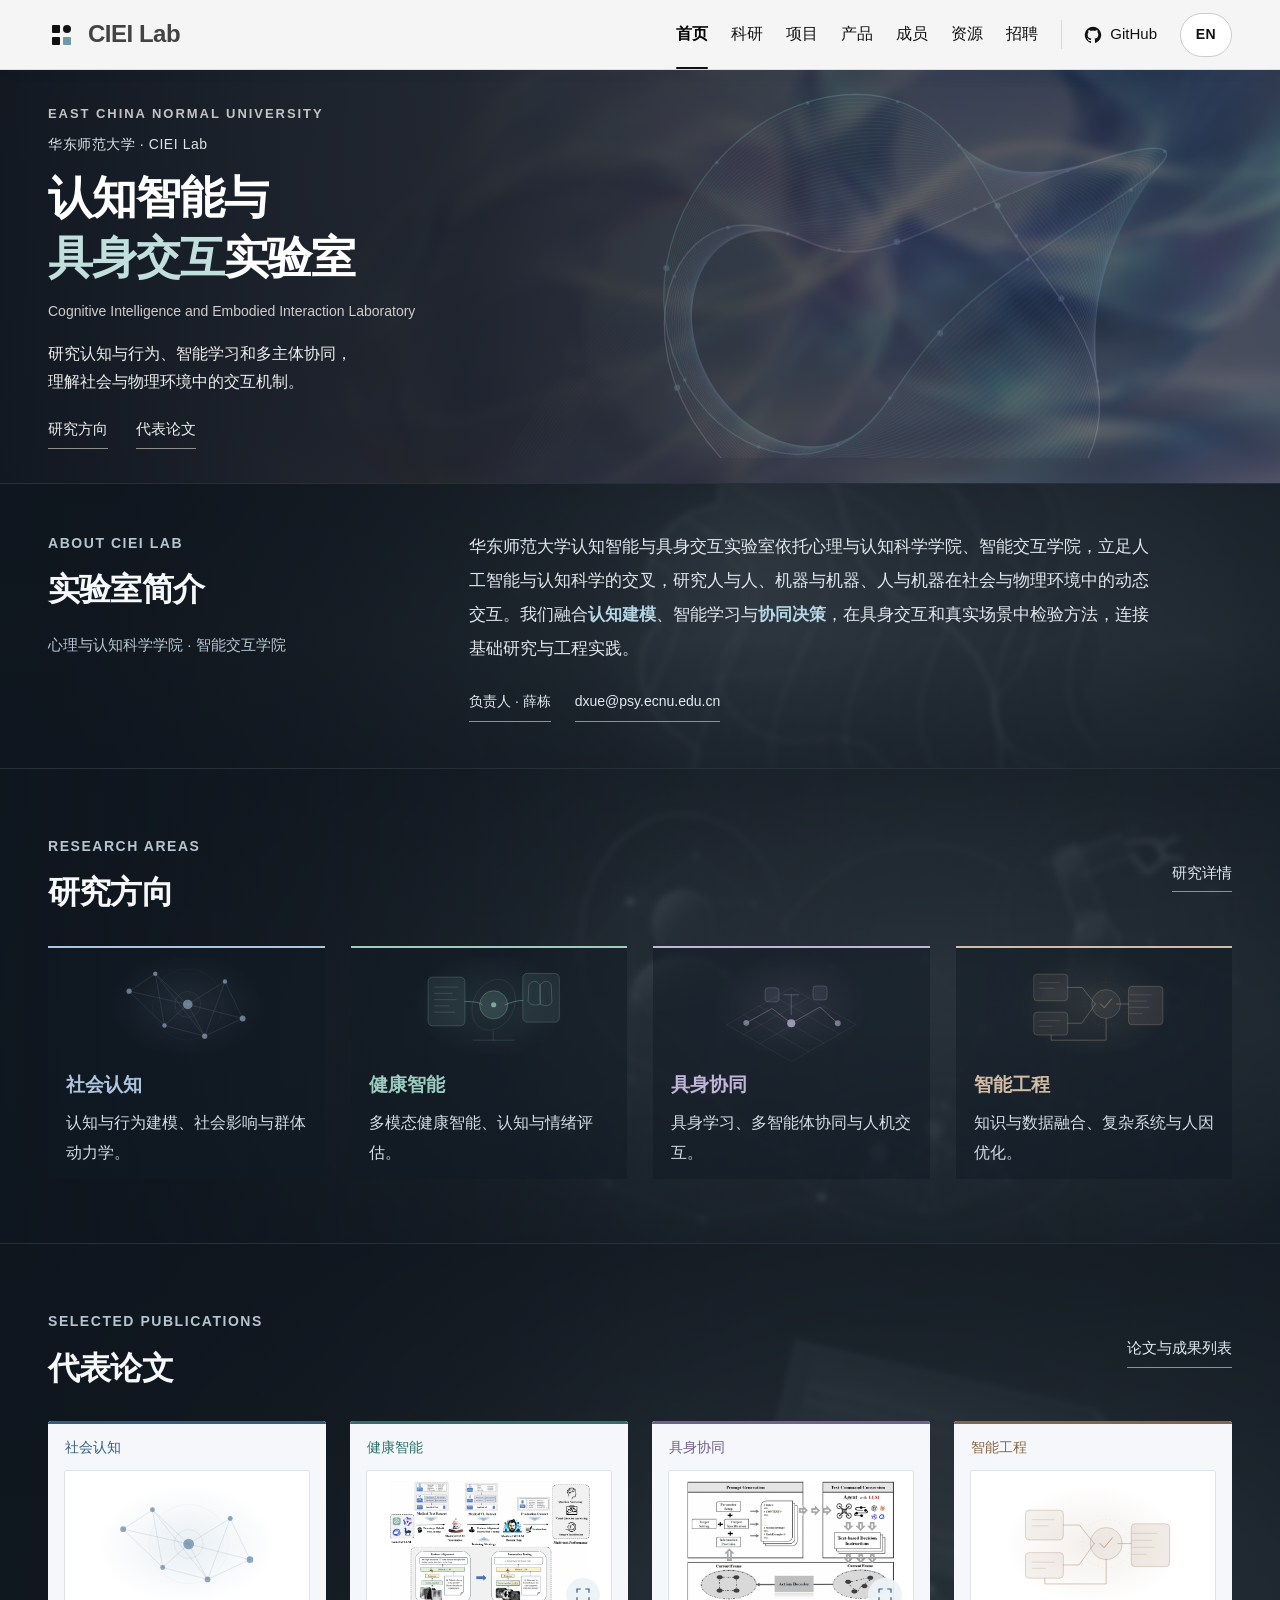
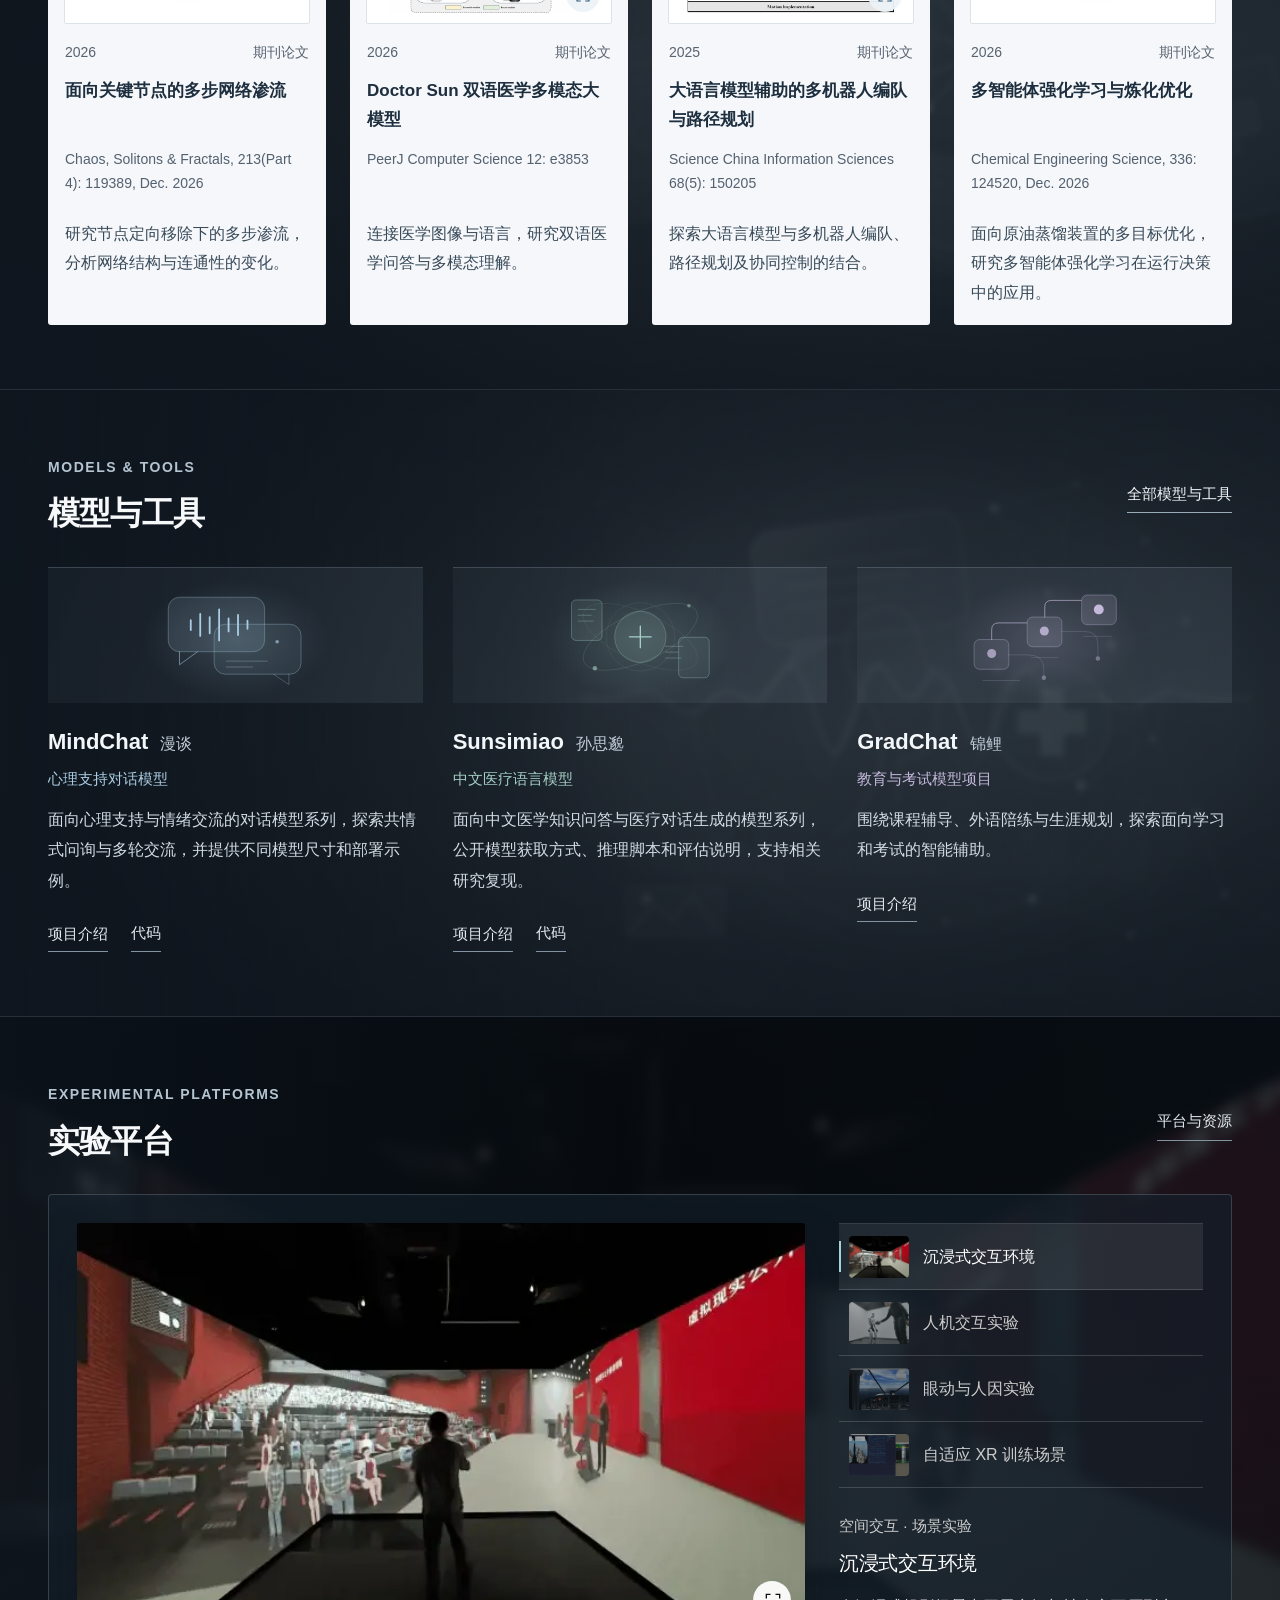
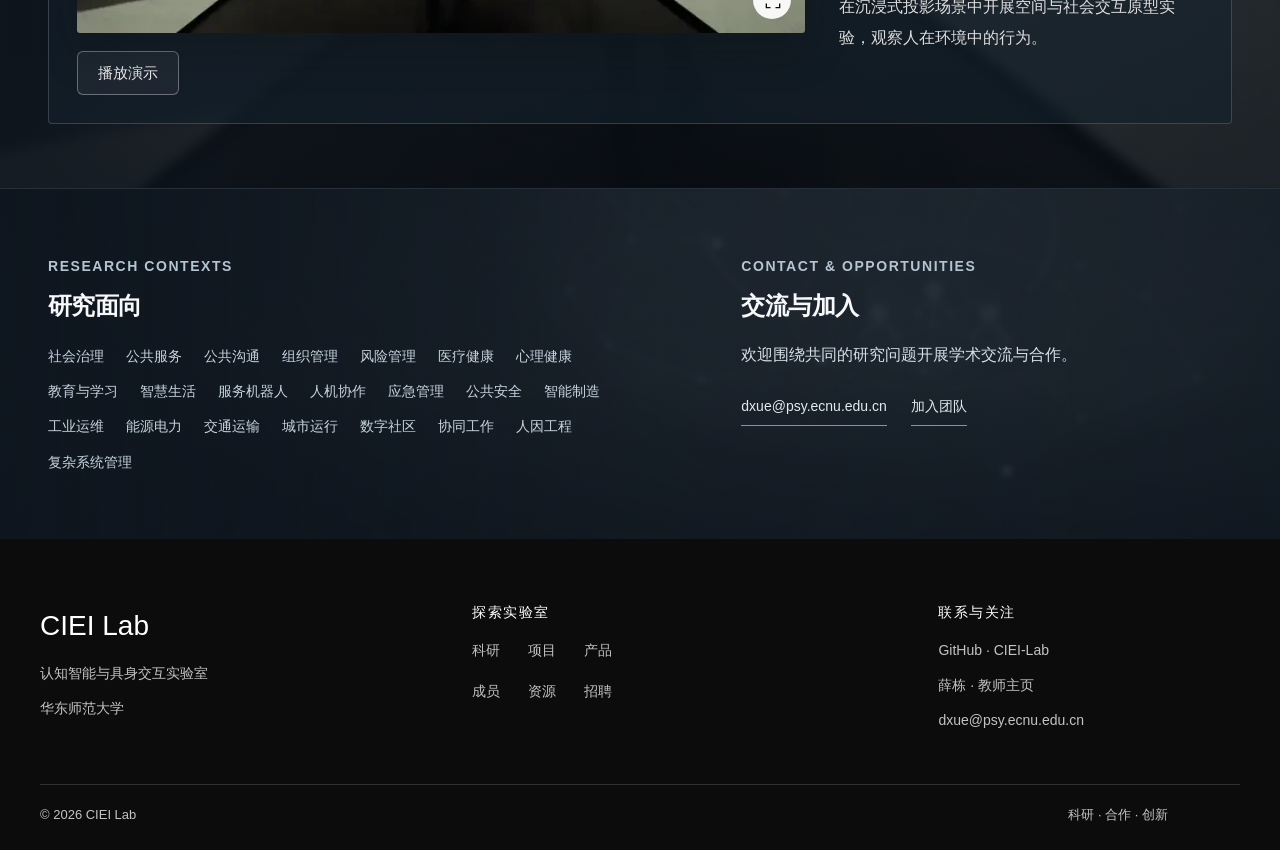
<file: index.html>
<!doctype html>
<html lang="zh-CN">
<head>
<meta charset="utf-8">
<meta name="viewport" content="width=device-width,initial-scale=1">
<meta name="description" content="华东师范大学认知智能与具身交互实验室 CIEI Lab，探索社会认知、健康智能、具身协同与智能工程。">
<meta name="theme-color" content="#111111">
<title>首页 · CIEI Lab</title>
<link rel="icon" href="./assets/favicon.svg" type="image/svg+xml">
<link rel="stylesheet" href="./assets/styles.css?v=53de256360">
<link rel="stylesheet" href="./assets/theme.css?v=7a83ba39d5">
<script defer src="./assets/content.js?v=600ffa682e"></script>
<script defer src="./assets/content-en.js?v=ec9ca75a1f"></script>
<script defer src="./assets/i18n.js?v=4ac550ebdd"></script>
<script defer src="./assets/visuals.js?v=56f7a45b0f"></script>
<script defer src="./assets/exhibit-media.js?v=9f756e5e9d"></script>
<script defer src="./assets/app.js?v=03aaea9947"></script>
<script defer src="./assets/motion.js?v=b0ae87863e"></script>
<script defer src="./assets/cognition-field.js?v=368e641c65"></script>
<script defer src="./assets/tactile.js?v=9b040b4714"></script>
<script defer src="./assets/experience.js?v=810512ea91"></script>
</head>
<body data-page="home">
<header class="header" id="site-header"></header>
<main id="main"></main>
<footer class="footer" id="site-footer"></footer>
<noscript><div style="padding:40px;font-family:sans-serif"><h1>CIEI Lab · 首页</h1><p>请启用 JavaScript 查看完整网站。 Enable JavaScript to view the website.</p><p><a href="https://github.com/CIEI-Lab">访问实验室 GitHub</a></p></div></noscript>
</body>
</html>
</file>
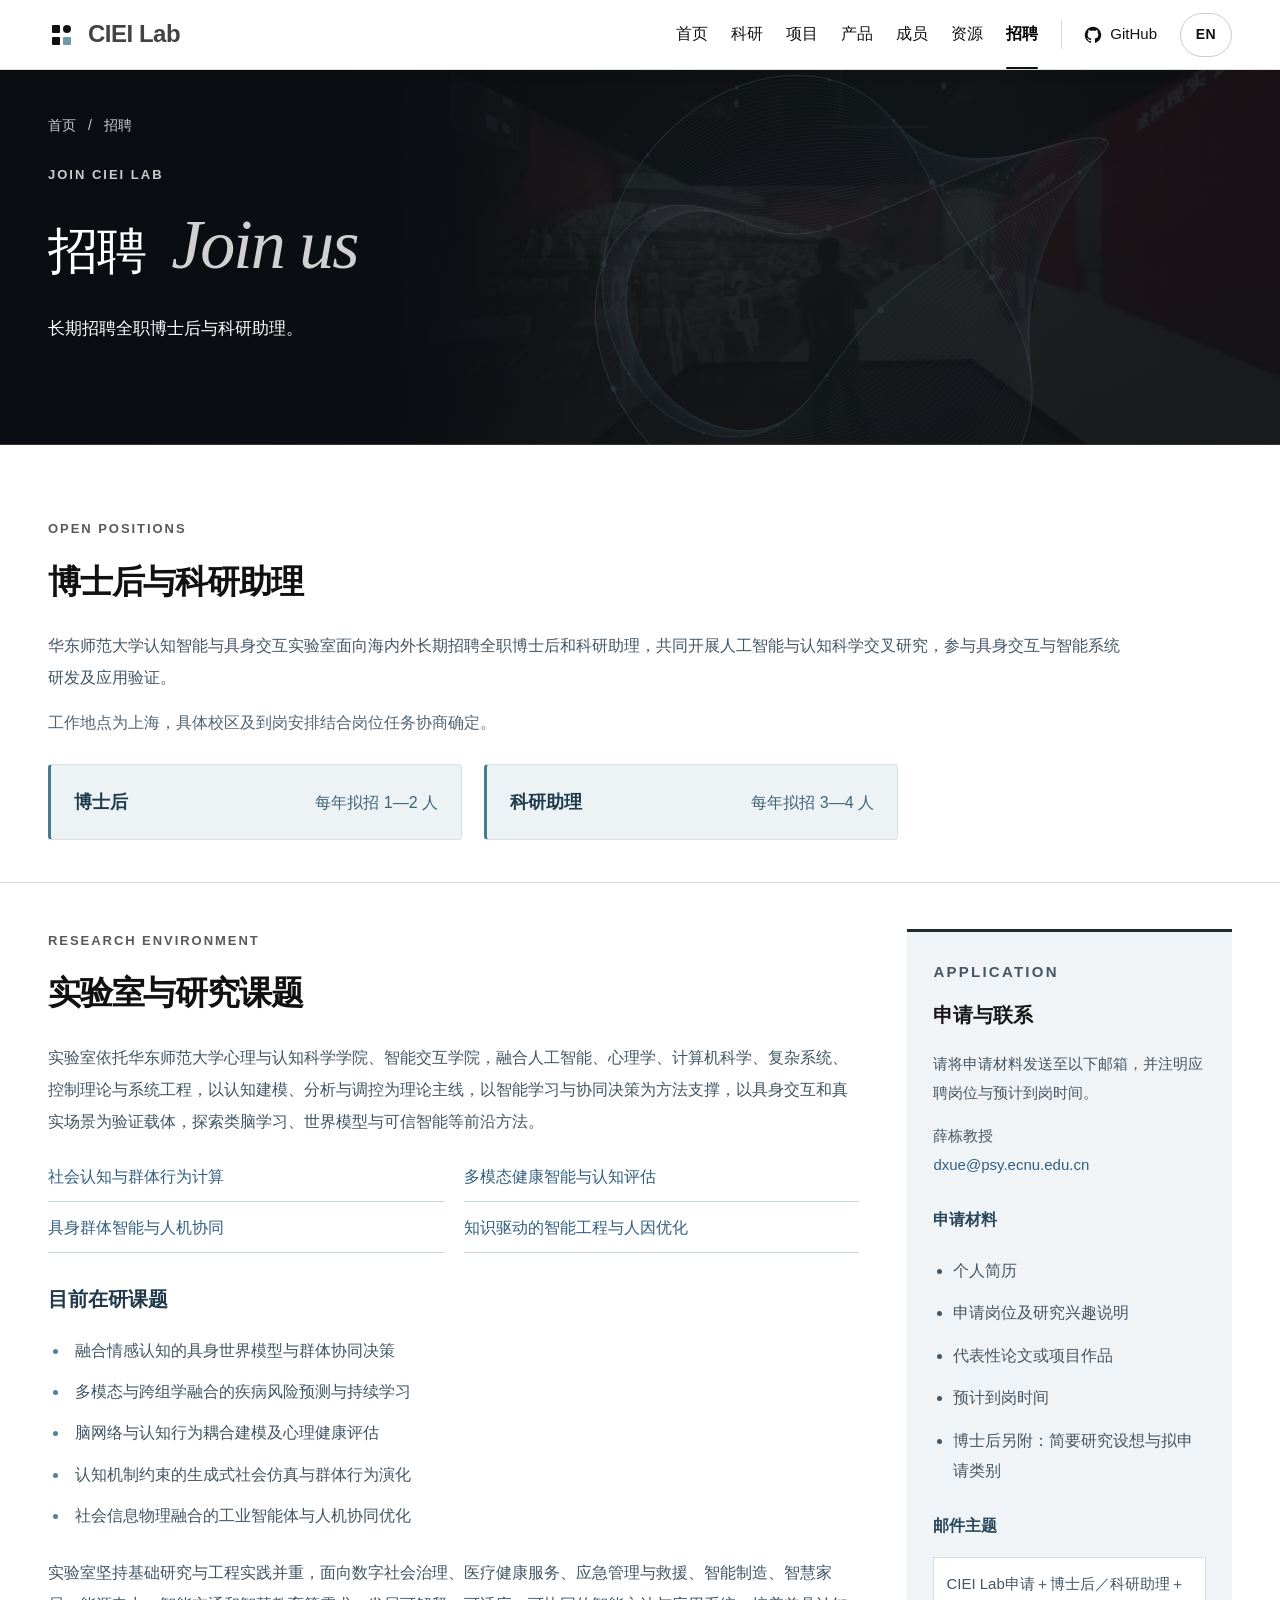
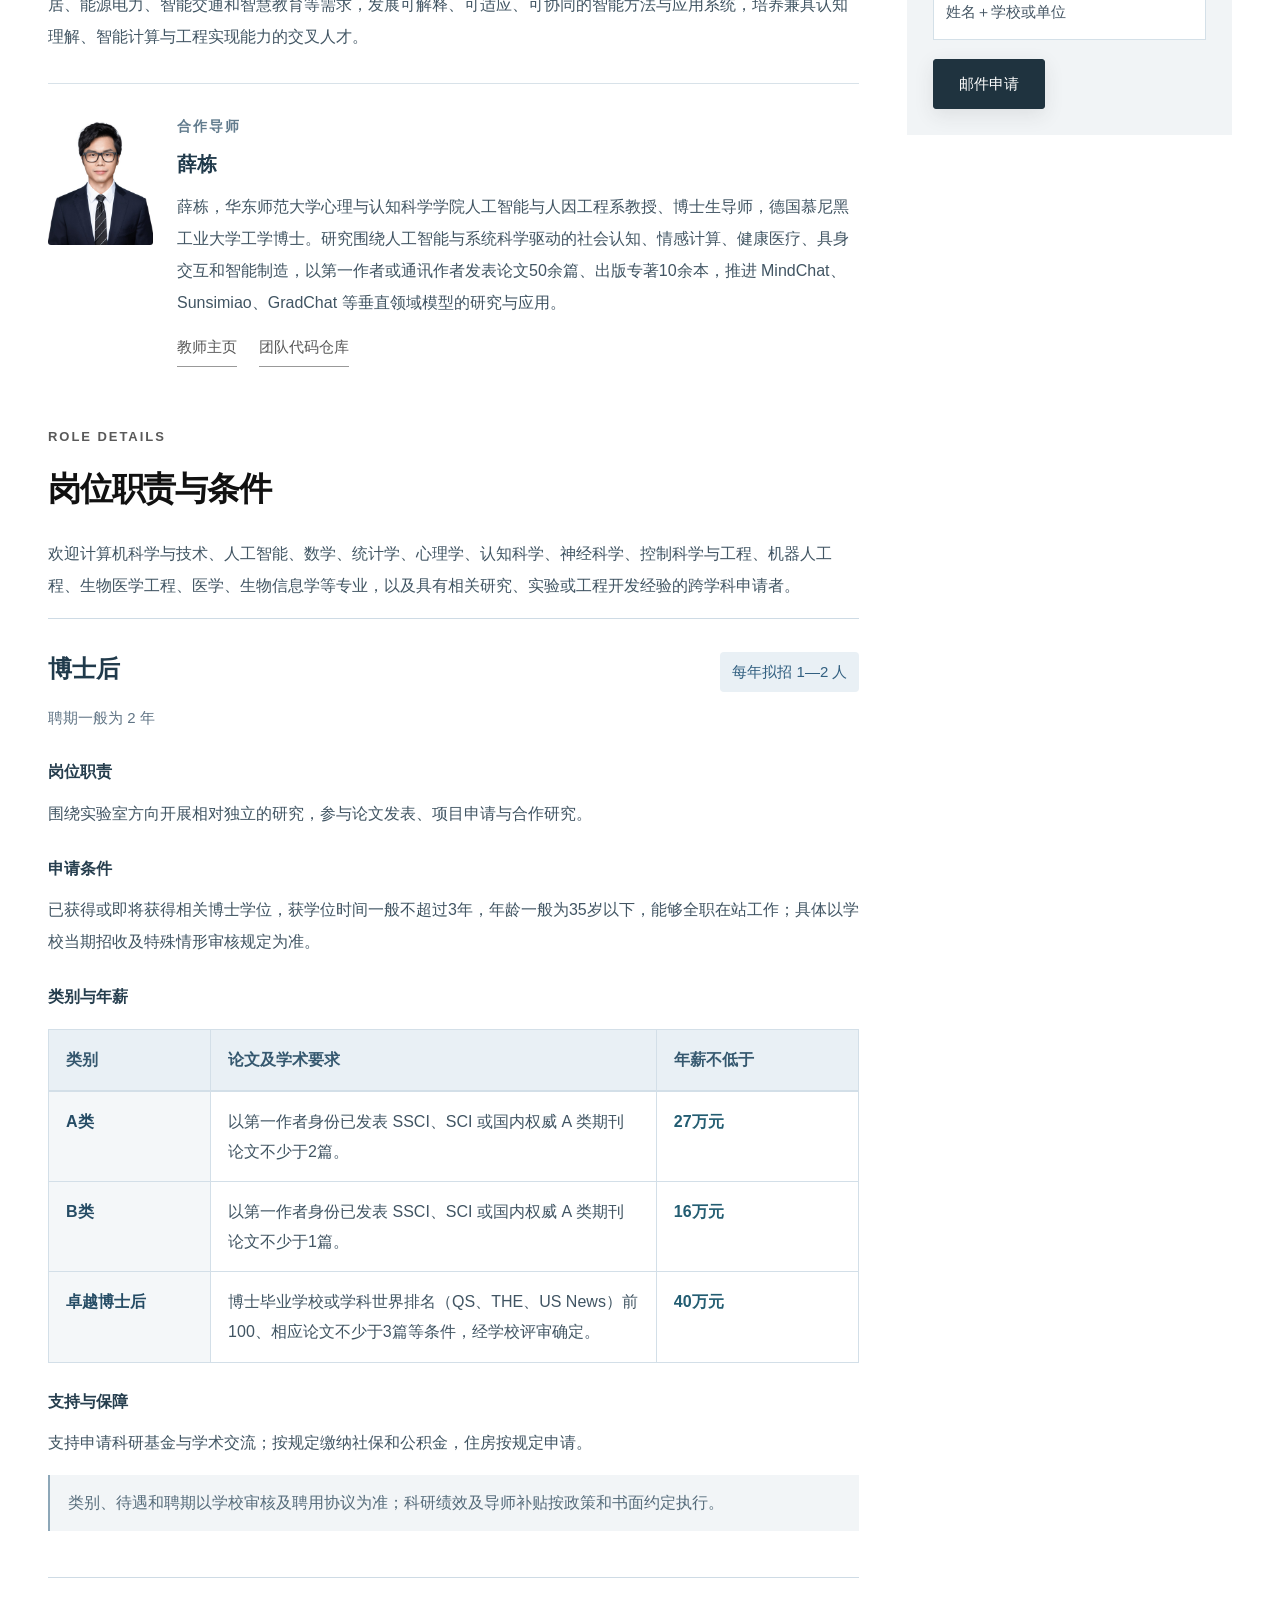
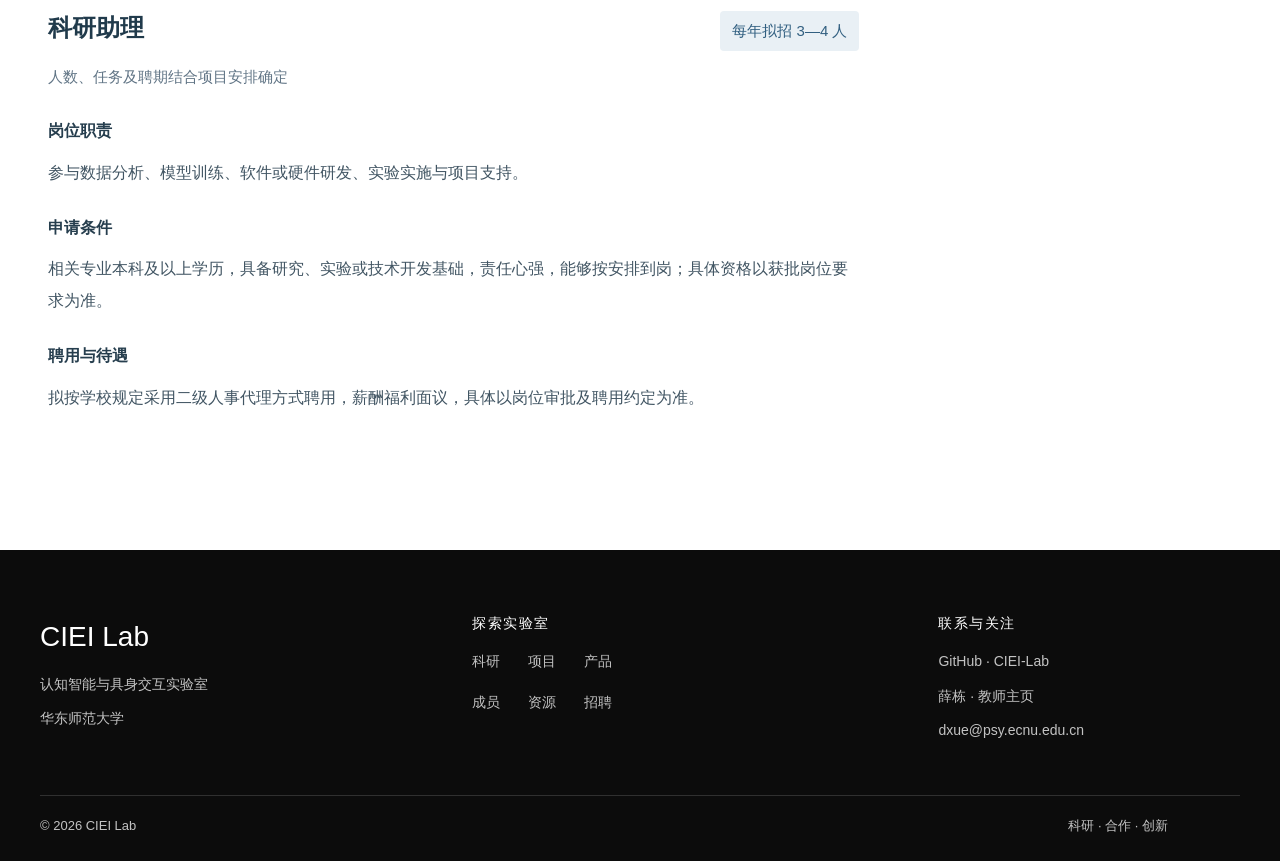
<file: join/index.html>
<!doctype html>
<html lang="zh-CN">
<head>
<meta charset="utf-8">
<meta name="viewport" content="width=device-width,initial-scale=1">
<meta name="description" content="CIEI Lab 招聘与交流机会。">
<meta name="theme-color" content="#111111">
<title>招聘 · CIEI Lab</title>
<link rel="icon" href="../assets/favicon.svg" type="image/svg+xml">
<link rel="stylesheet" href="../assets/styles.css?v=53de256360">
<link rel="stylesheet" href="../assets/theme.css?v=7a83ba39d5">
<script defer src="../assets/content.js?v=600ffa682e"></script>
<script defer src="../assets/content-en.js?v=ec9ca75a1f"></script>
<script defer src="../assets/i18n.js?v=4ac550ebdd"></script>
<script defer src="../assets/visuals.js?v=56f7a45b0f"></script>
<script defer src="../assets/exhibit-media.js?v=9f756e5e9d"></script>
<script defer src="../assets/app.js?v=03aaea9947"></script>
<script defer src="../assets/motion.js?v=b0ae87863e"></script>
<script defer src="../assets/cognition-field.js?v=368e641c65"></script>
<script defer src="../assets/tactile.js?v=9b040b4714"></script>
<script defer src="../assets/experience.js?v=810512ea91"></script>
</head>
<body data-page="join">
<header class="header" id="site-header"></header>
<main id="main"></main>
<footer class="footer" id="site-footer"></footer>
<noscript><div style="padding:40px;font-family:sans-serif"><h1>CIEI Lab · 招聘</h1><p>请启用 JavaScript 查看完整网站。 Enable JavaScript to view the website.</p><p><a href="https://github.com/CIEI-Lab">访问实验室 GitHub</a></p></div></noscript>
</body>
</html>
</file>
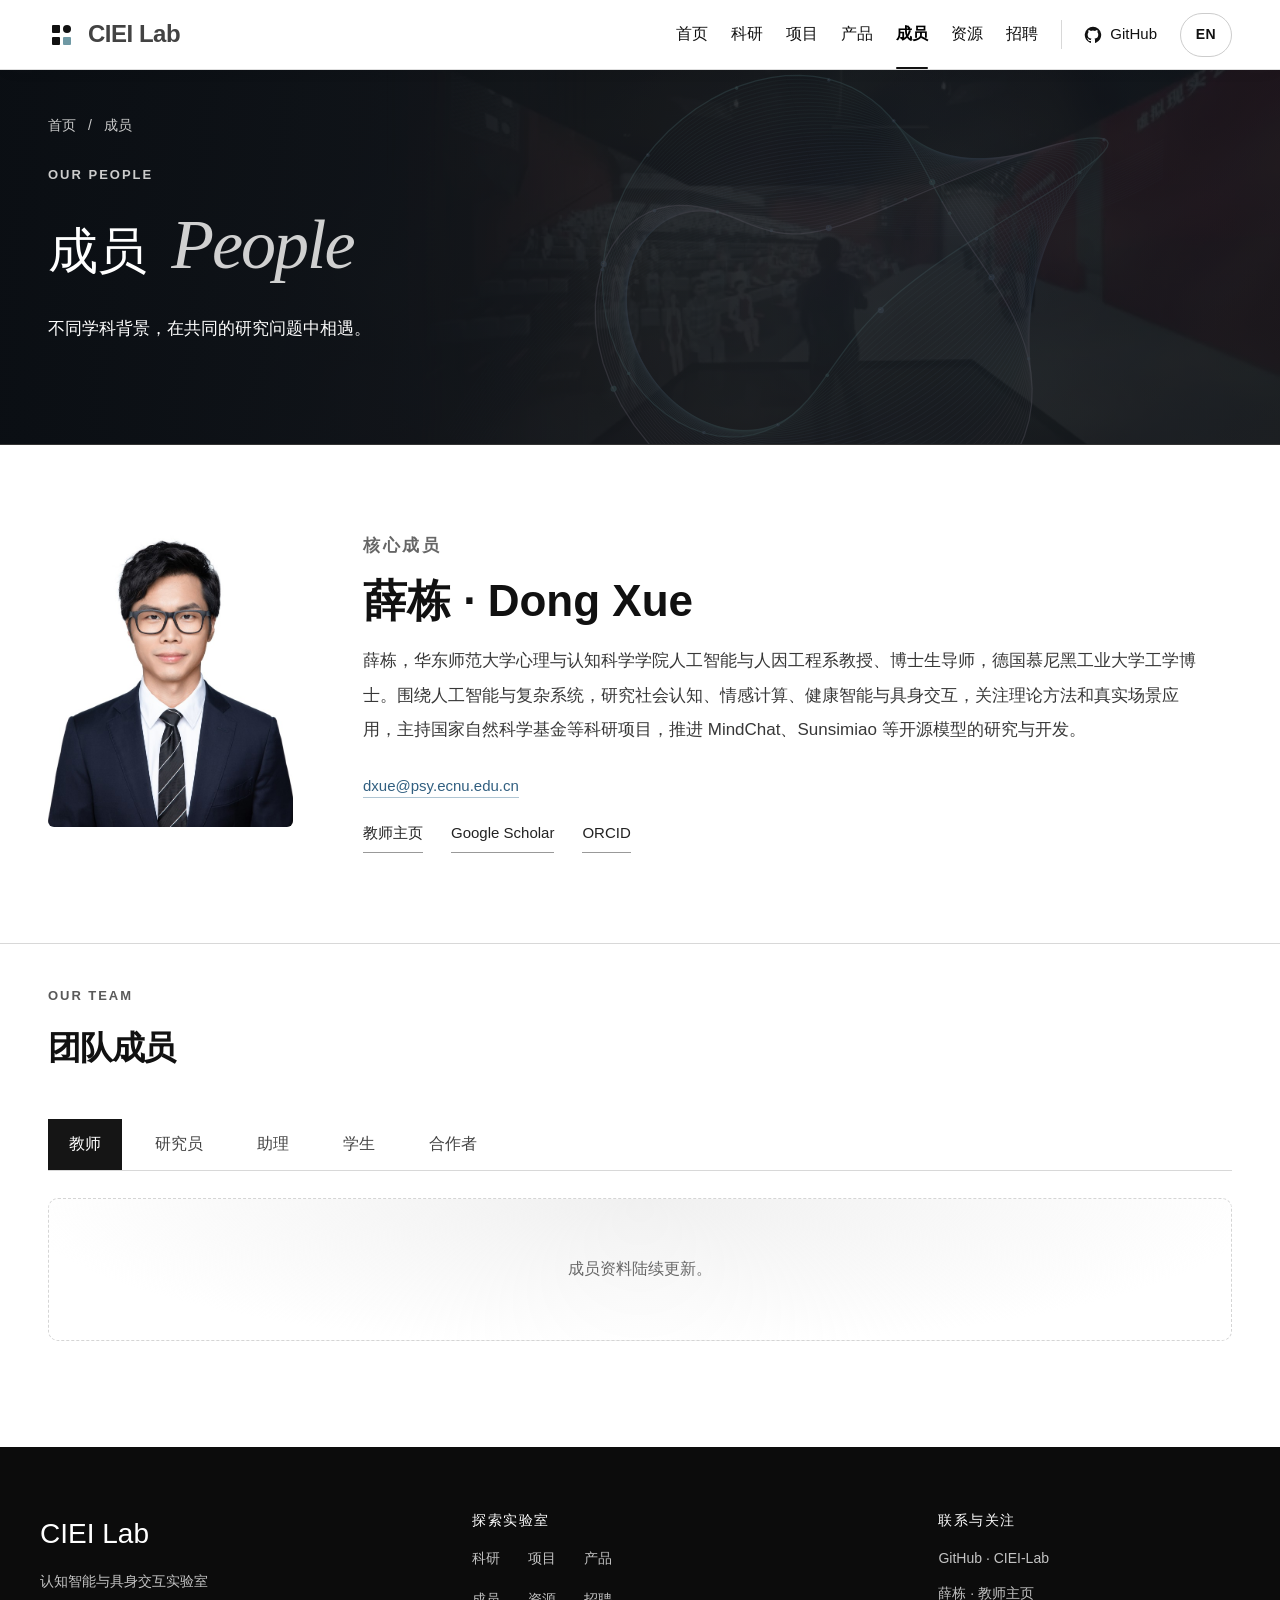
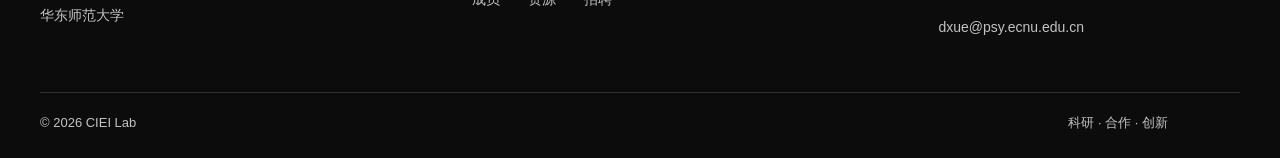
<file: people/index.html>
<!doctype html>
<html lang="zh-CN">
<head>
<meta charset="utf-8">
<meta name="viewport" content="width=device-width,initial-scale=1">
<meta name="description" content="CIEI Lab 教师、研究员、助理、合作者与前成员。">
<meta name="theme-color" content="#111111">
<title>成员 · CIEI Lab</title>
<link rel="icon" href="../assets/favicon.svg" type="image/svg+xml">
<link rel="stylesheet" href="../assets/styles.css?v=53de256360">
<link rel="stylesheet" href="../assets/theme.css?v=7a83ba39d5">
<script defer src="../assets/content.js?v=600ffa682e"></script>
<script defer src="../assets/content-en.js?v=ec9ca75a1f"></script>
<script defer src="../assets/i18n.js?v=4ac550ebdd"></script>
<script defer src="../assets/visuals.js?v=56f7a45b0f"></script>
<script defer src="../assets/exhibit-media.js?v=9f756e5e9d"></script>
<script defer src="../assets/app.js?v=03aaea9947"></script>
<script defer src="../assets/motion.js?v=b0ae87863e"></script>
<script defer src="../assets/cognition-field.js?v=368e641c65"></script>
<script defer src="../assets/tactile.js?v=9b040b4714"></script>
<script defer src="../assets/experience.js?v=810512ea91"></script>
</head>
<body data-page="people">
<header class="header" id="site-header"></header>
<main id="main"></main>
<footer class="footer" id="site-footer"></footer>
<noscript><div style="padding:40px;font-family:sans-serif"><h1>CIEI Lab · 成员</h1><p>请启用 JavaScript 查看完整网站。 Enable JavaScript to view the website.</p><p><a href="https://github.com/CIEI-Lab">访问实验室 GitHub</a></p></div></noscript>
</body>
</html>
</file>
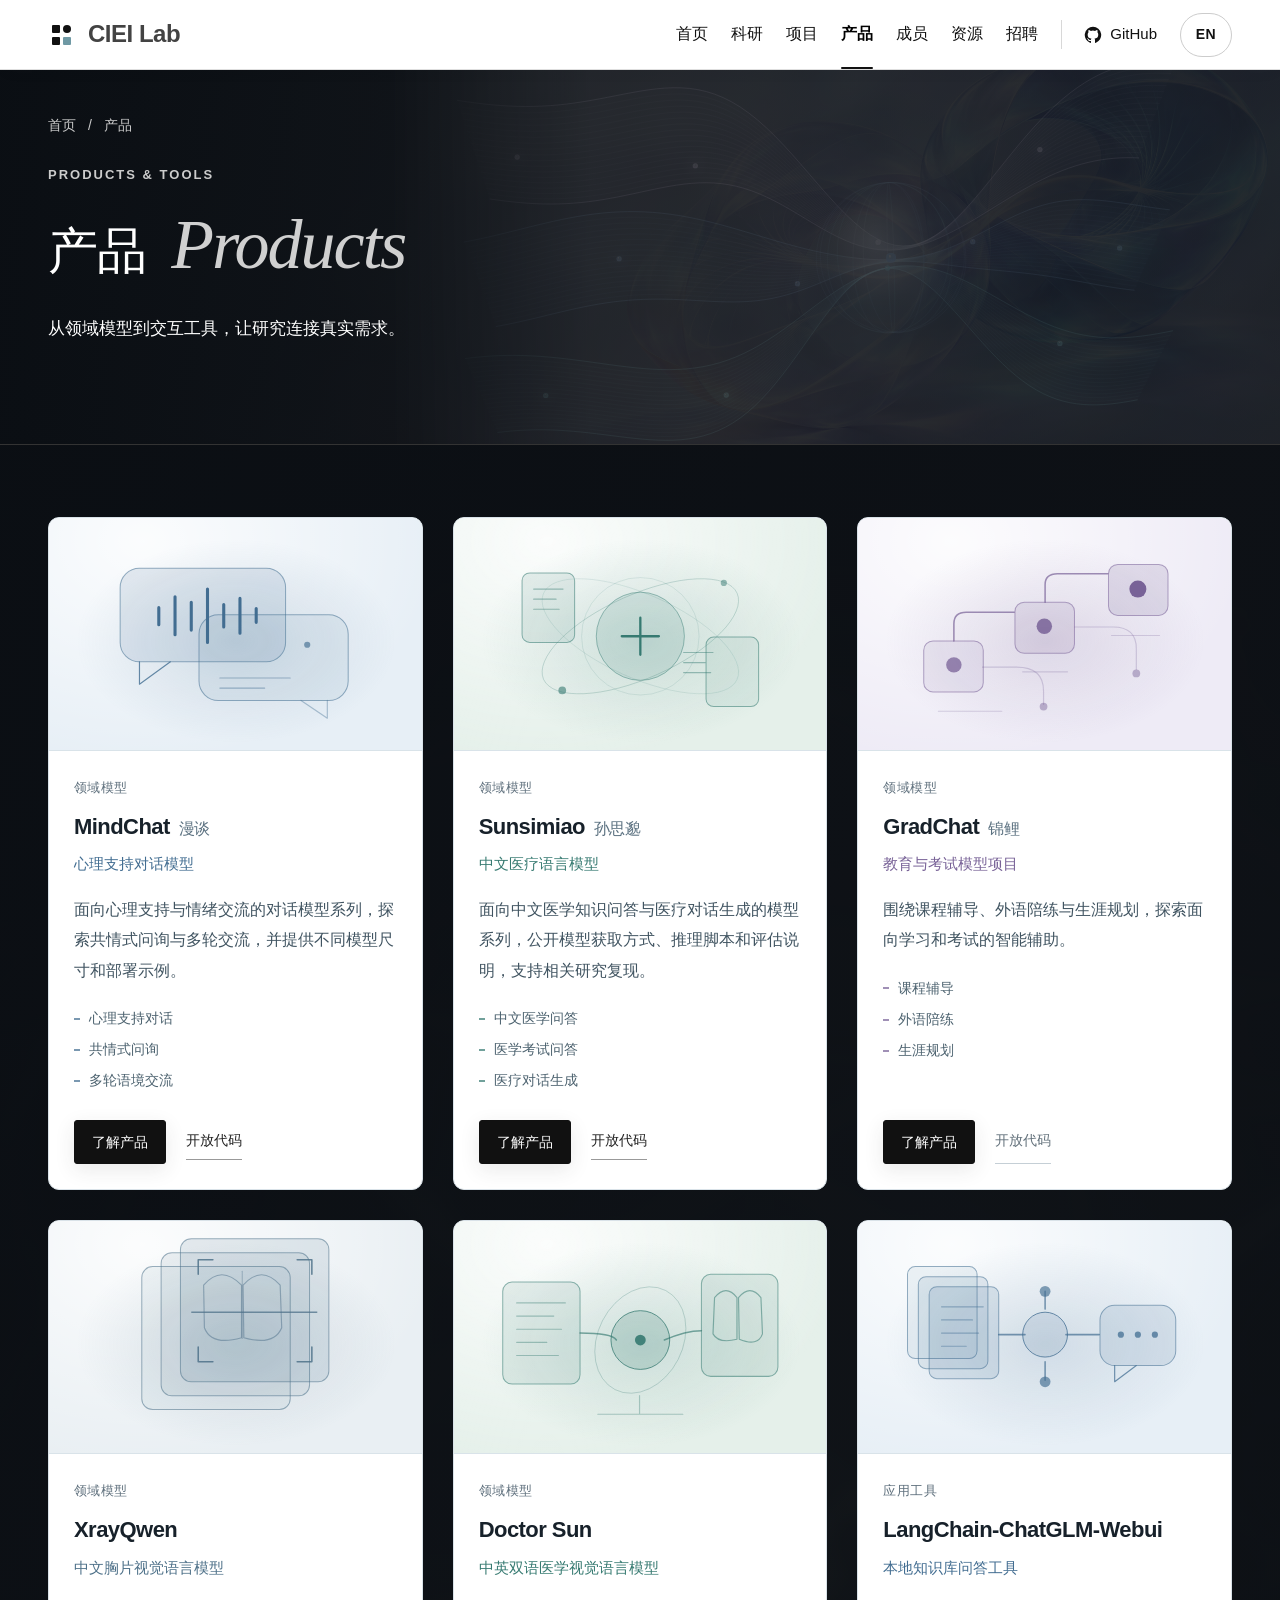
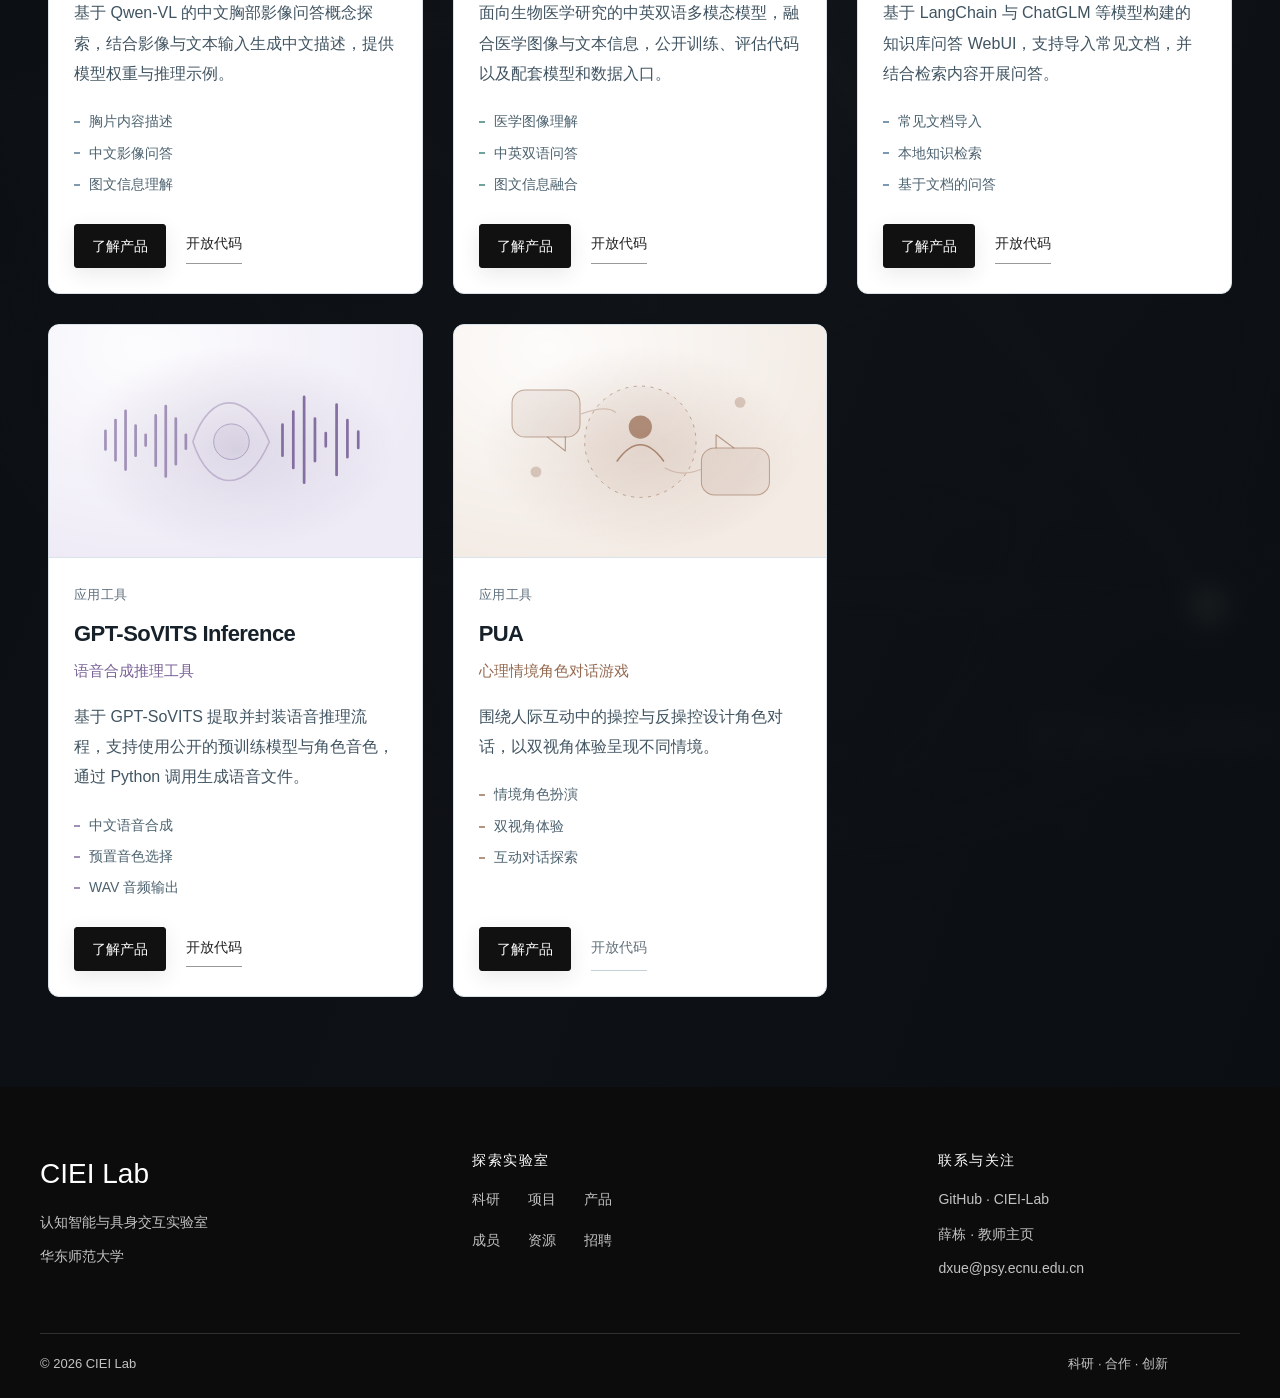
<file: products/index.html>
<!doctype html>
<html lang="zh-CN">
<head>
<meta charset="utf-8">
<meta name="viewport" content="width=device-width,initial-scale=1">
<meta name="description" content="CIEI Lab 产品展示：MindChat、Sunsimiao、FrXXX。">
<meta name="theme-color" content="#111111">
<title>产品 · CIEI Lab</title>
<link rel="icon" href="../assets/favicon.svg" type="image/svg+xml">
<link rel="stylesheet" href="../assets/styles.css?v=53de256360">
<link rel="stylesheet" href="../assets/theme.css?v=7a83ba39d5">
<script defer src="../assets/content.js?v=600ffa682e"></script>
<script defer src="../assets/content-en.js?v=ec9ca75a1f"></script>
<script defer src="../assets/i18n.js?v=4ac550ebdd"></script>
<script defer src="../assets/visuals.js?v=56f7a45b0f"></script>
<script defer src="../assets/exhibit-media.js?v=9f756e5e9d"></script>
<script defer src="../assets/app.js?v=03aaea9947"></script>
<script defer src="../assets/motion.js?v=b0ae87863e"></script>
<script defer src="../assets/cognition-field.js?v=368e641c65"></script>
<script defer src="../assets/tactile.js?v=9b040b4714"></script>
<script defer src="../assets/experience.js?v=810512ea91"></script>
</head>
<body data-page="products">
<header class="header" id="site-header"></header>
<main id="main"></main>
<footer class="footer" id="site-footer"></footer>
<noscript><div style="padding:40px;font-family:sans-serif"><h1>CIEI Lab · 产品</h1><p>请启用 JavaScript 查看完整网站。 Enable JavaScript to view the website.</p><p><a href="https://github.com/CIEI-Lab">访问实验室 GitHub</a></p></div></noscript>
</body>
</html>
</file>
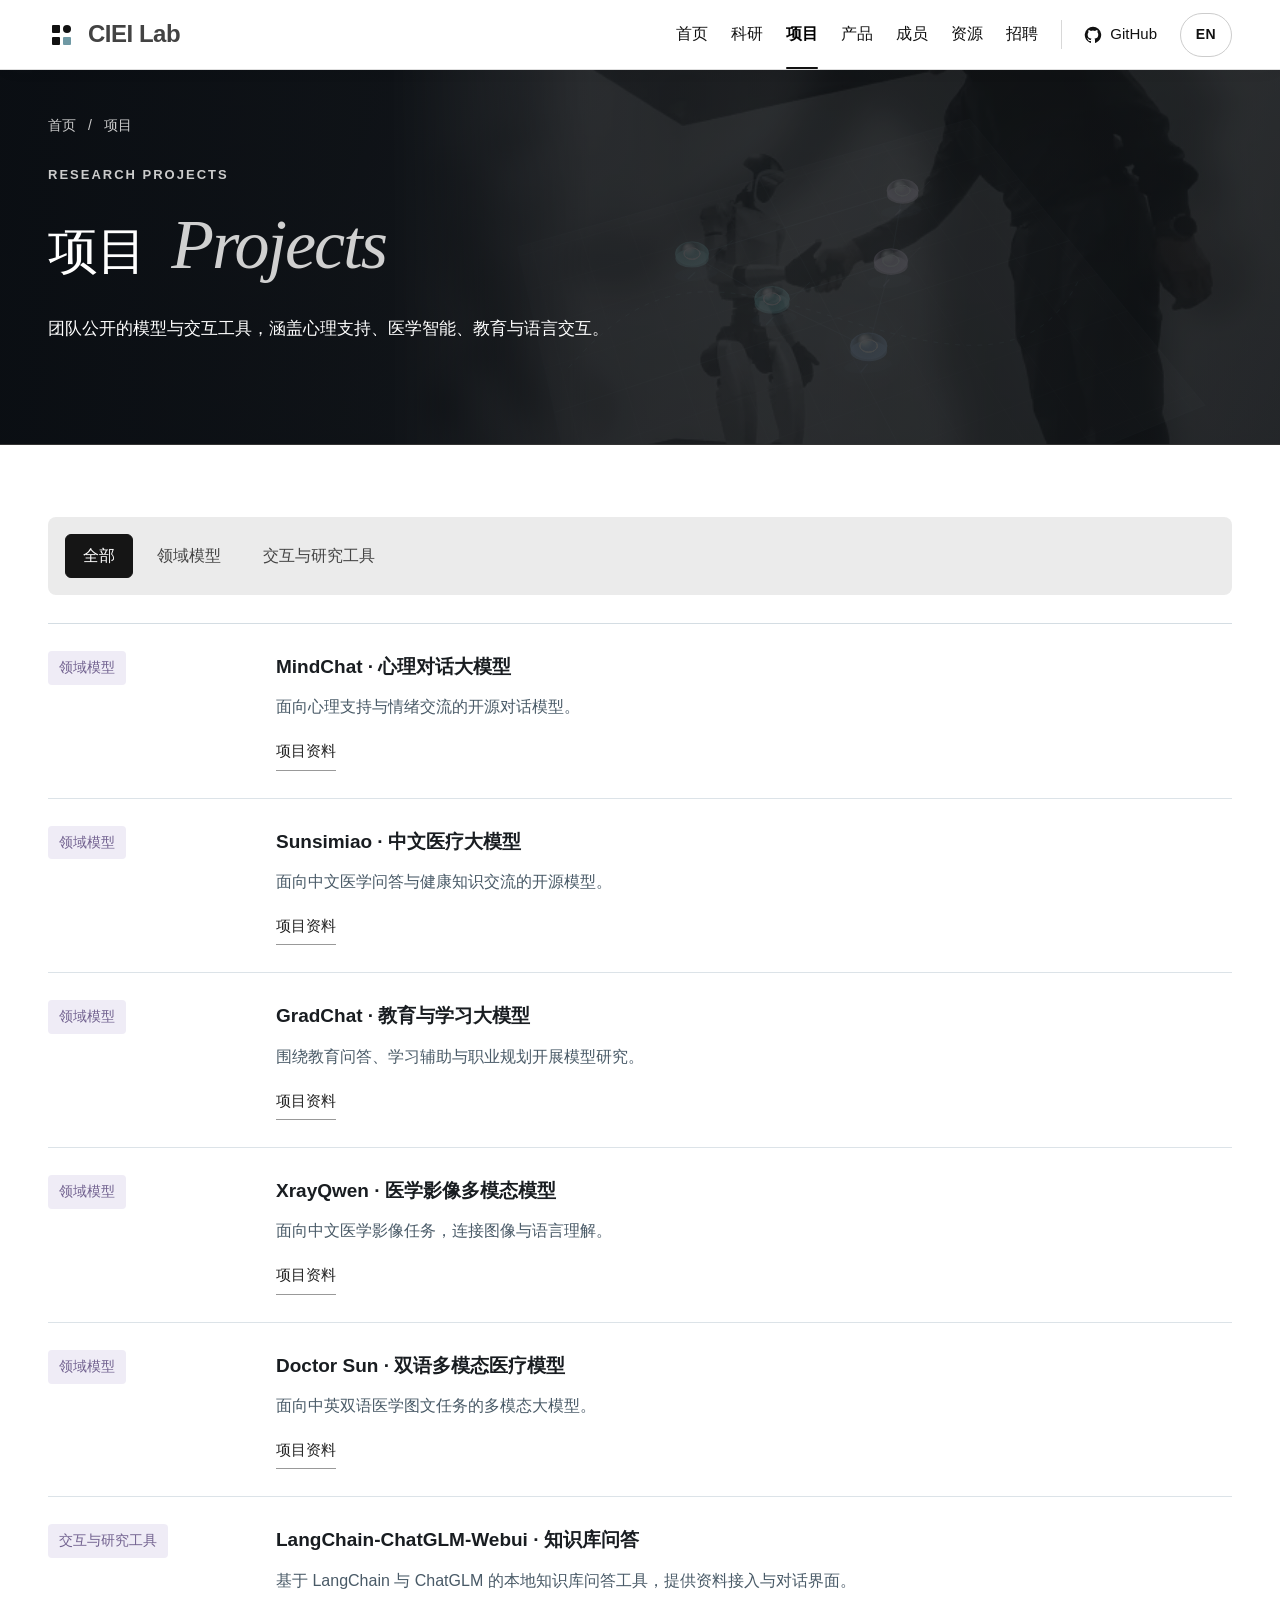
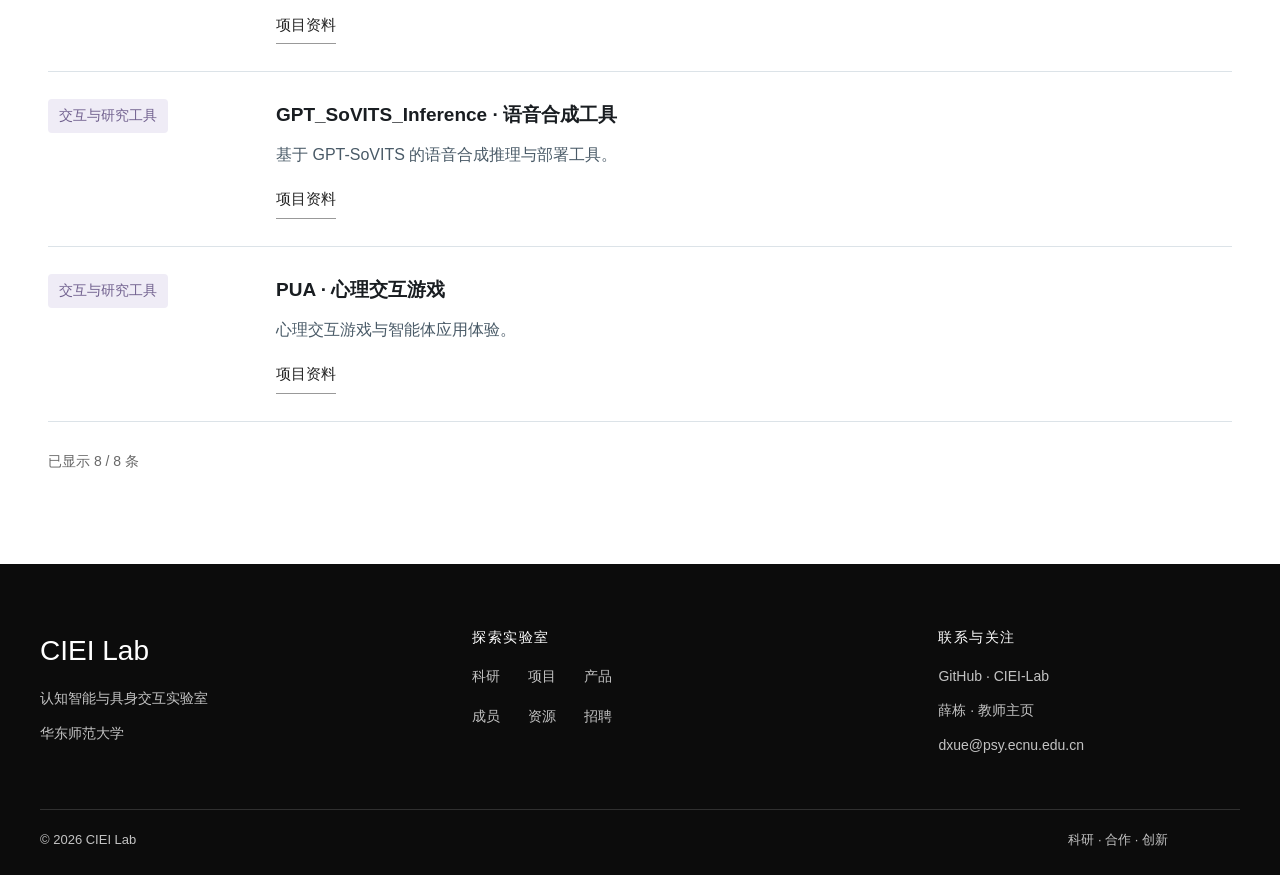
<file: projects/index.html>
<!doctype html>
<html lang="zh-CN">
<head>
<meta charset="utf-8">
<meta name="viewport" content="width=device-width,initial-scale=1">
<meta name="description" content="CIEI Lab 国家项目、企业委托项目与应用案例。">
<meta name="theme-color" content="#111111">
<title>项目 · CIEI Lab</title>
<link rel="icon" href="../assets/favicon.svg" type="image/svg+xml">
<link rel="stylesheet" href="../assets/styles.css?v=53de256360">
<link rel="stylesheet" href="../assets/theme.css?v=7a83ba39d5">
<script defer src="../assets/content.js?v=600ffa682e"></script>
<script defer src="../assets/content-en.js?v=ec9ca75a1f"></script>
<script defer src="../assets/i18n.js?v=4ac550ebdd"></script>
<script defer src="../assets/visuals.js?v=56f7a45b0f"></script>
<script defer src="../assets/exhibit-media.js?v=9f756e5e9d"></script>
<script defer src="../assets/app.js?v=03aaea9947"></script>
<script defer src="../assets/motion.js?v=b0ae87863e"></script>
<script defer src="../assets/cognition-field.js?v=368e641c65"></script>
<script defer src="../assets/tactile.js?v=9b040b4714"></script>
<script defer src="../assets/experience.js?v=810512ea91"></script>
</head>
<body data-page="projects">
<header class="header" id="site-header"></header>
<main id="main"></main>
<footer class="footer" id="site-footer"></footer>
<noscript><div style="padding:40px;font-family:sans-serif"><h1>CIEI Lab · 项目</h1><p>请启用 JavaScript 查看完整网站。 Enable JavaScript to view the website.</p><p><a href="https://github.com/CIEI-Lab">访问实验室 GitHub</a></p></div></noscript>
</body>
</html>
</file>
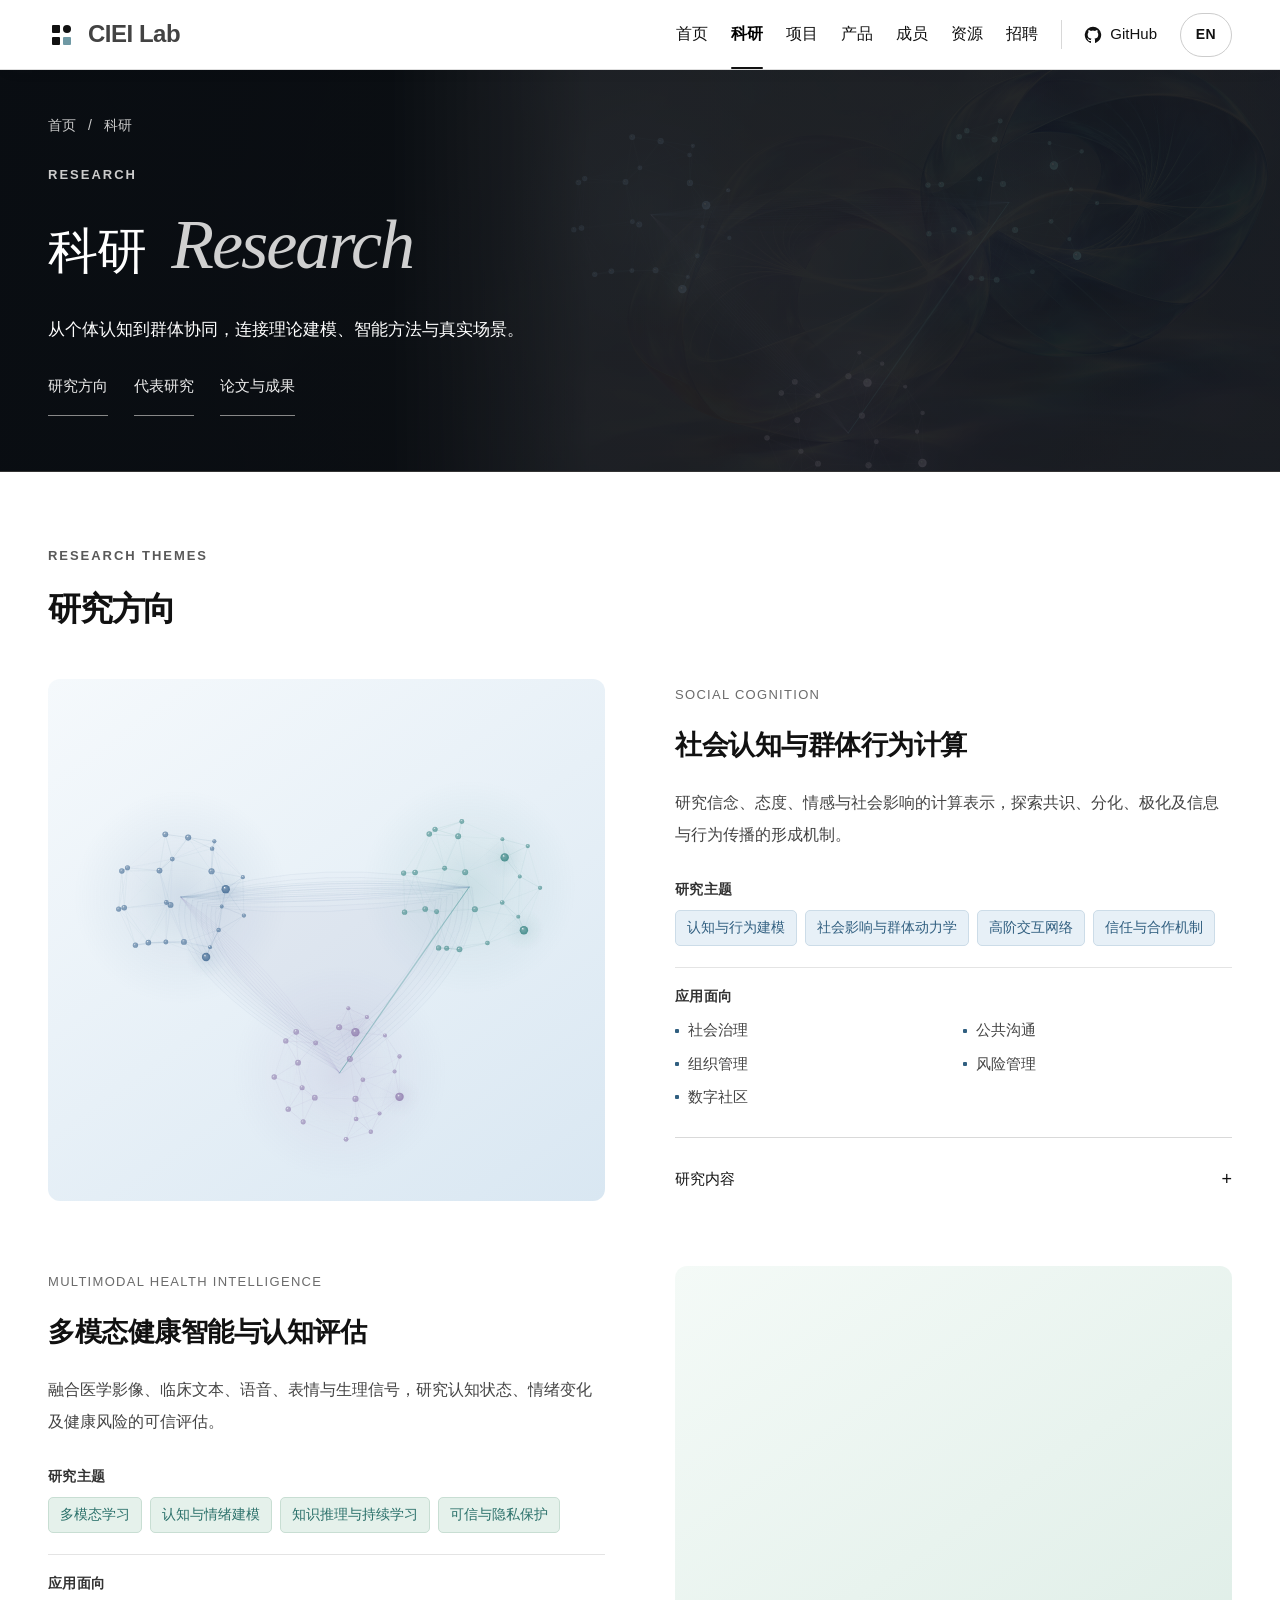
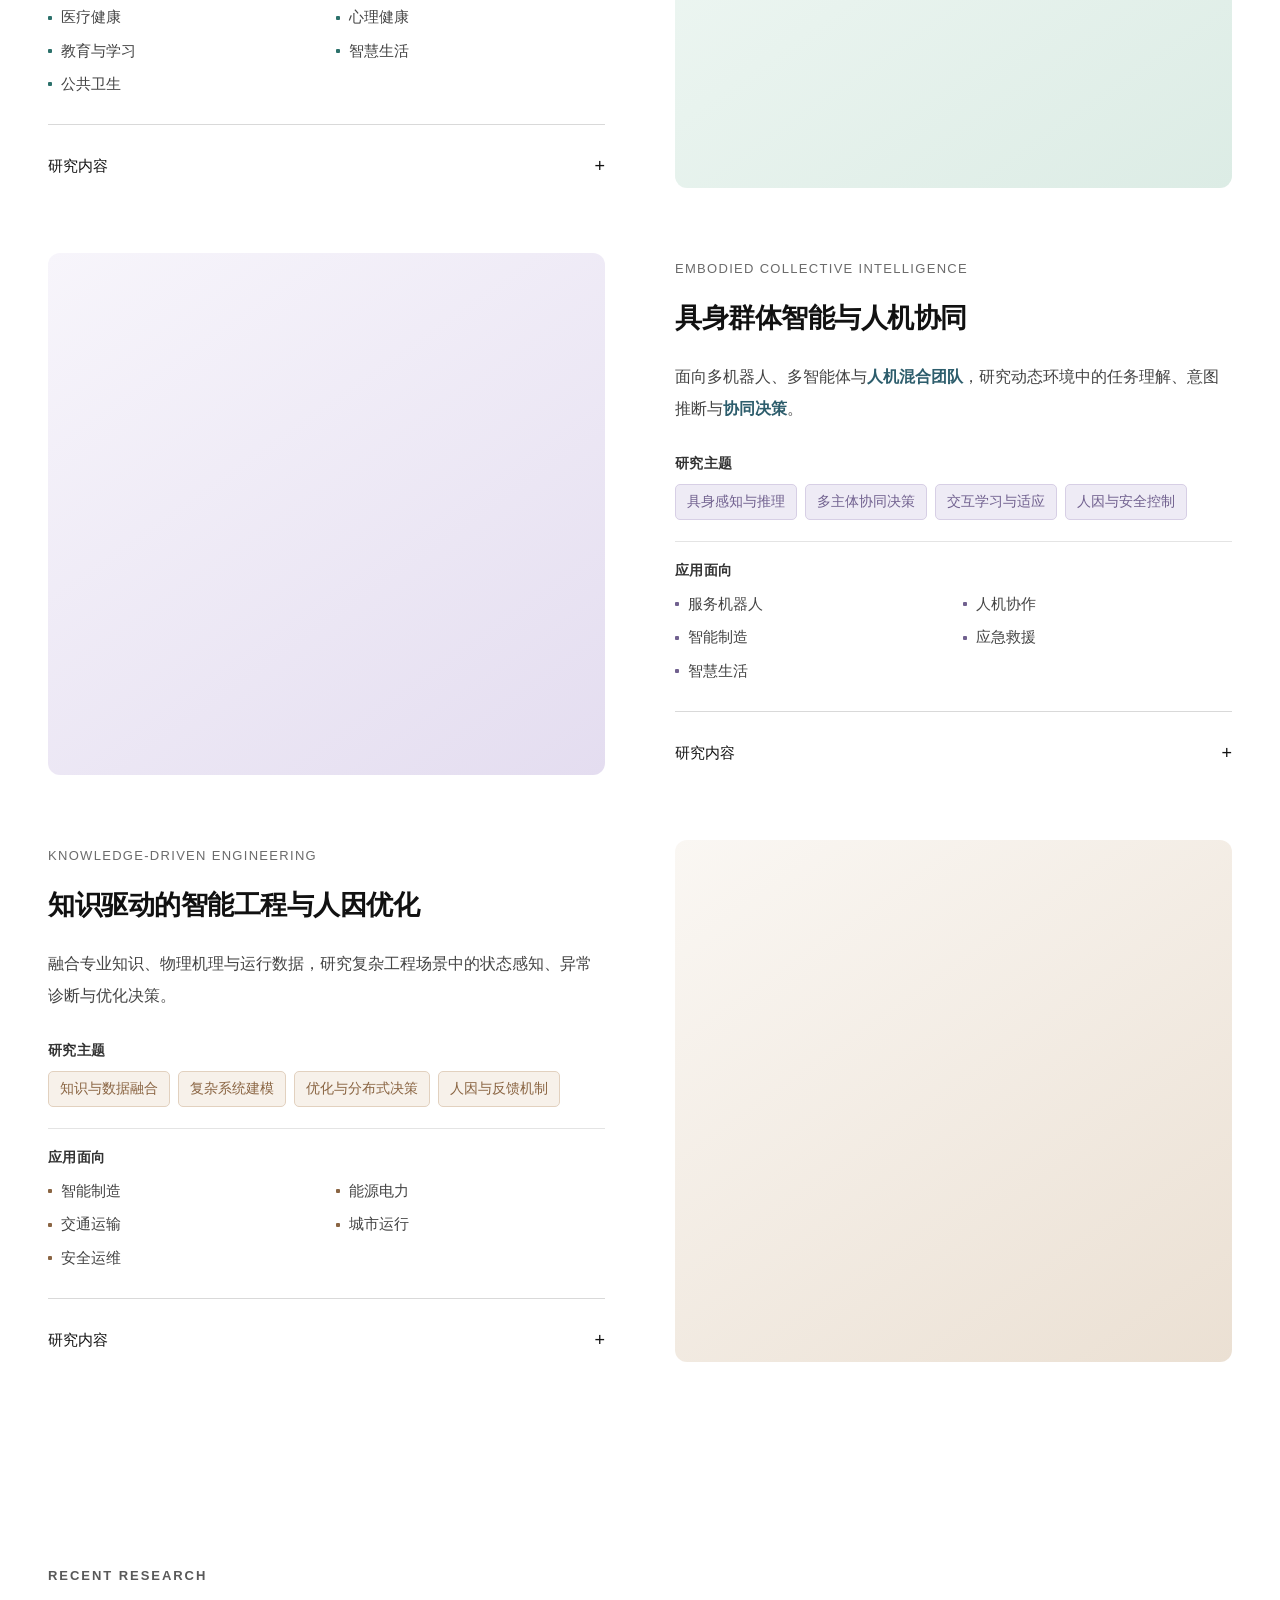
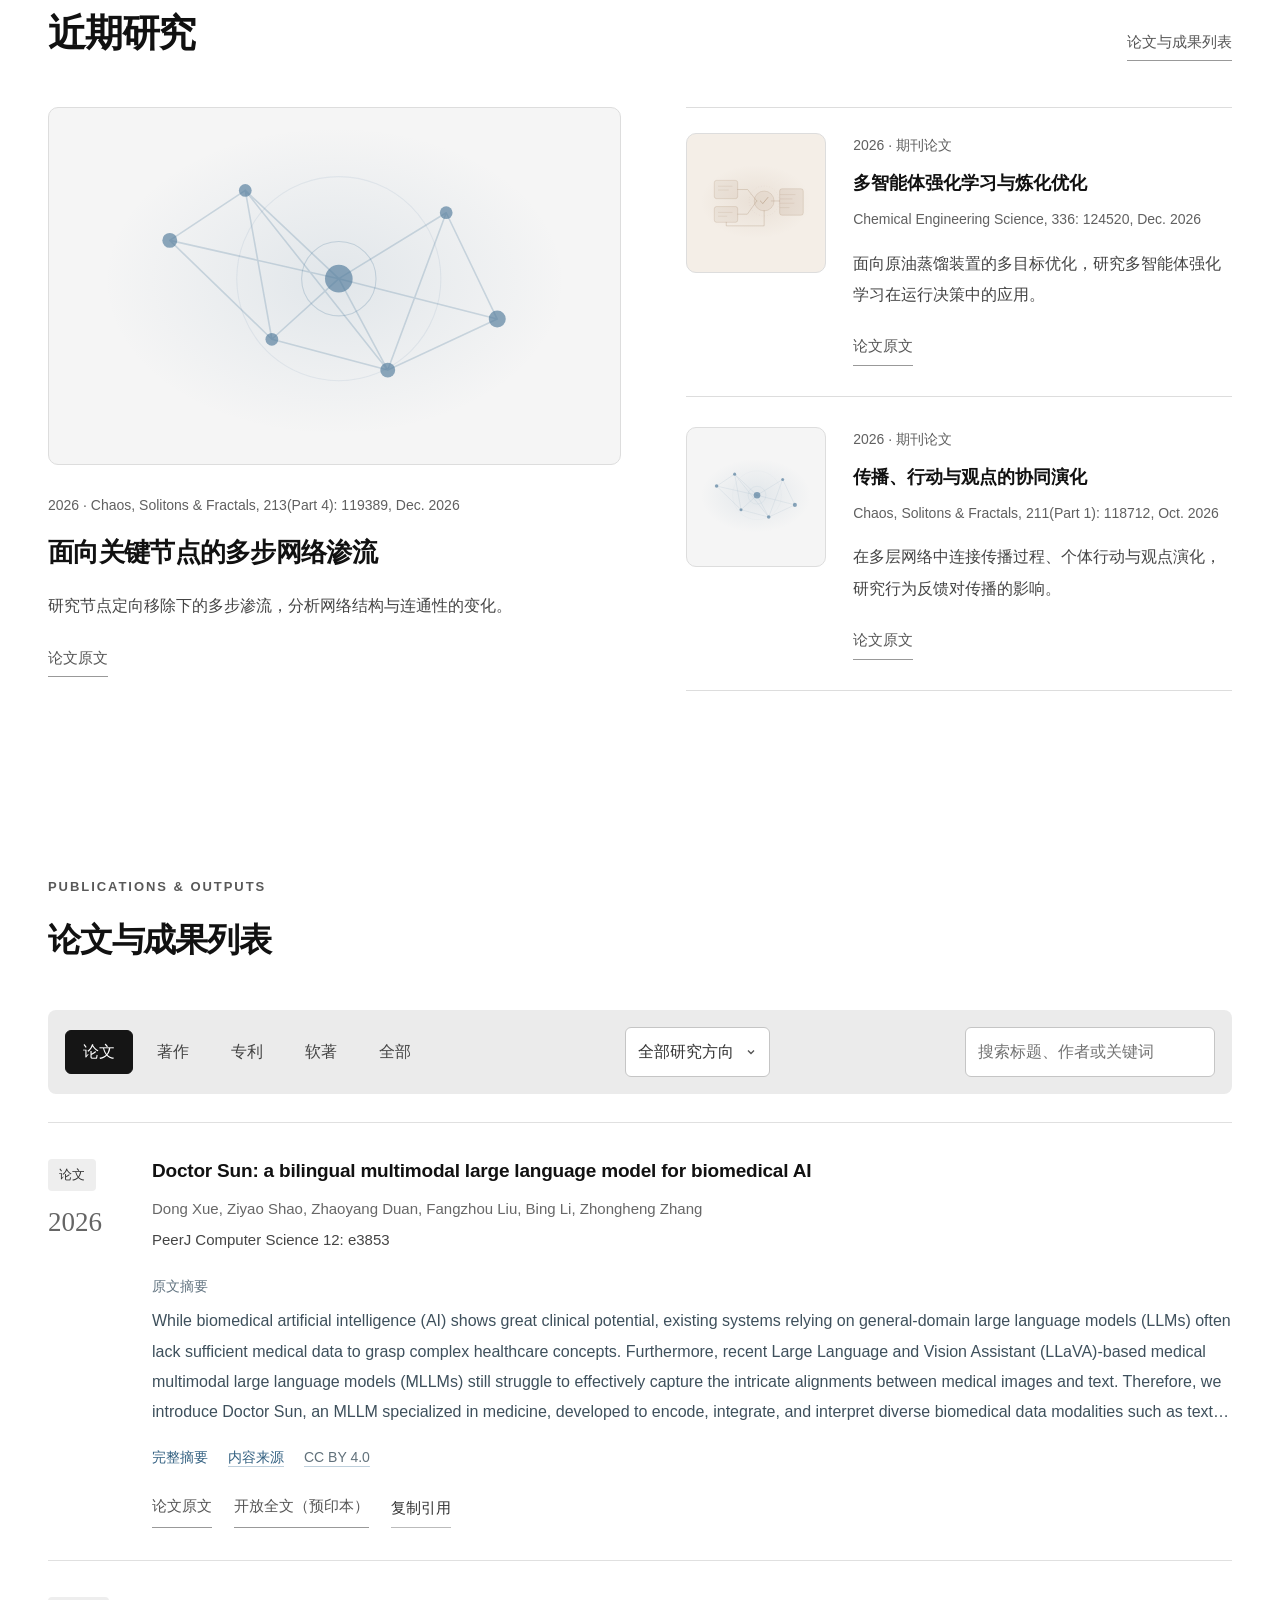
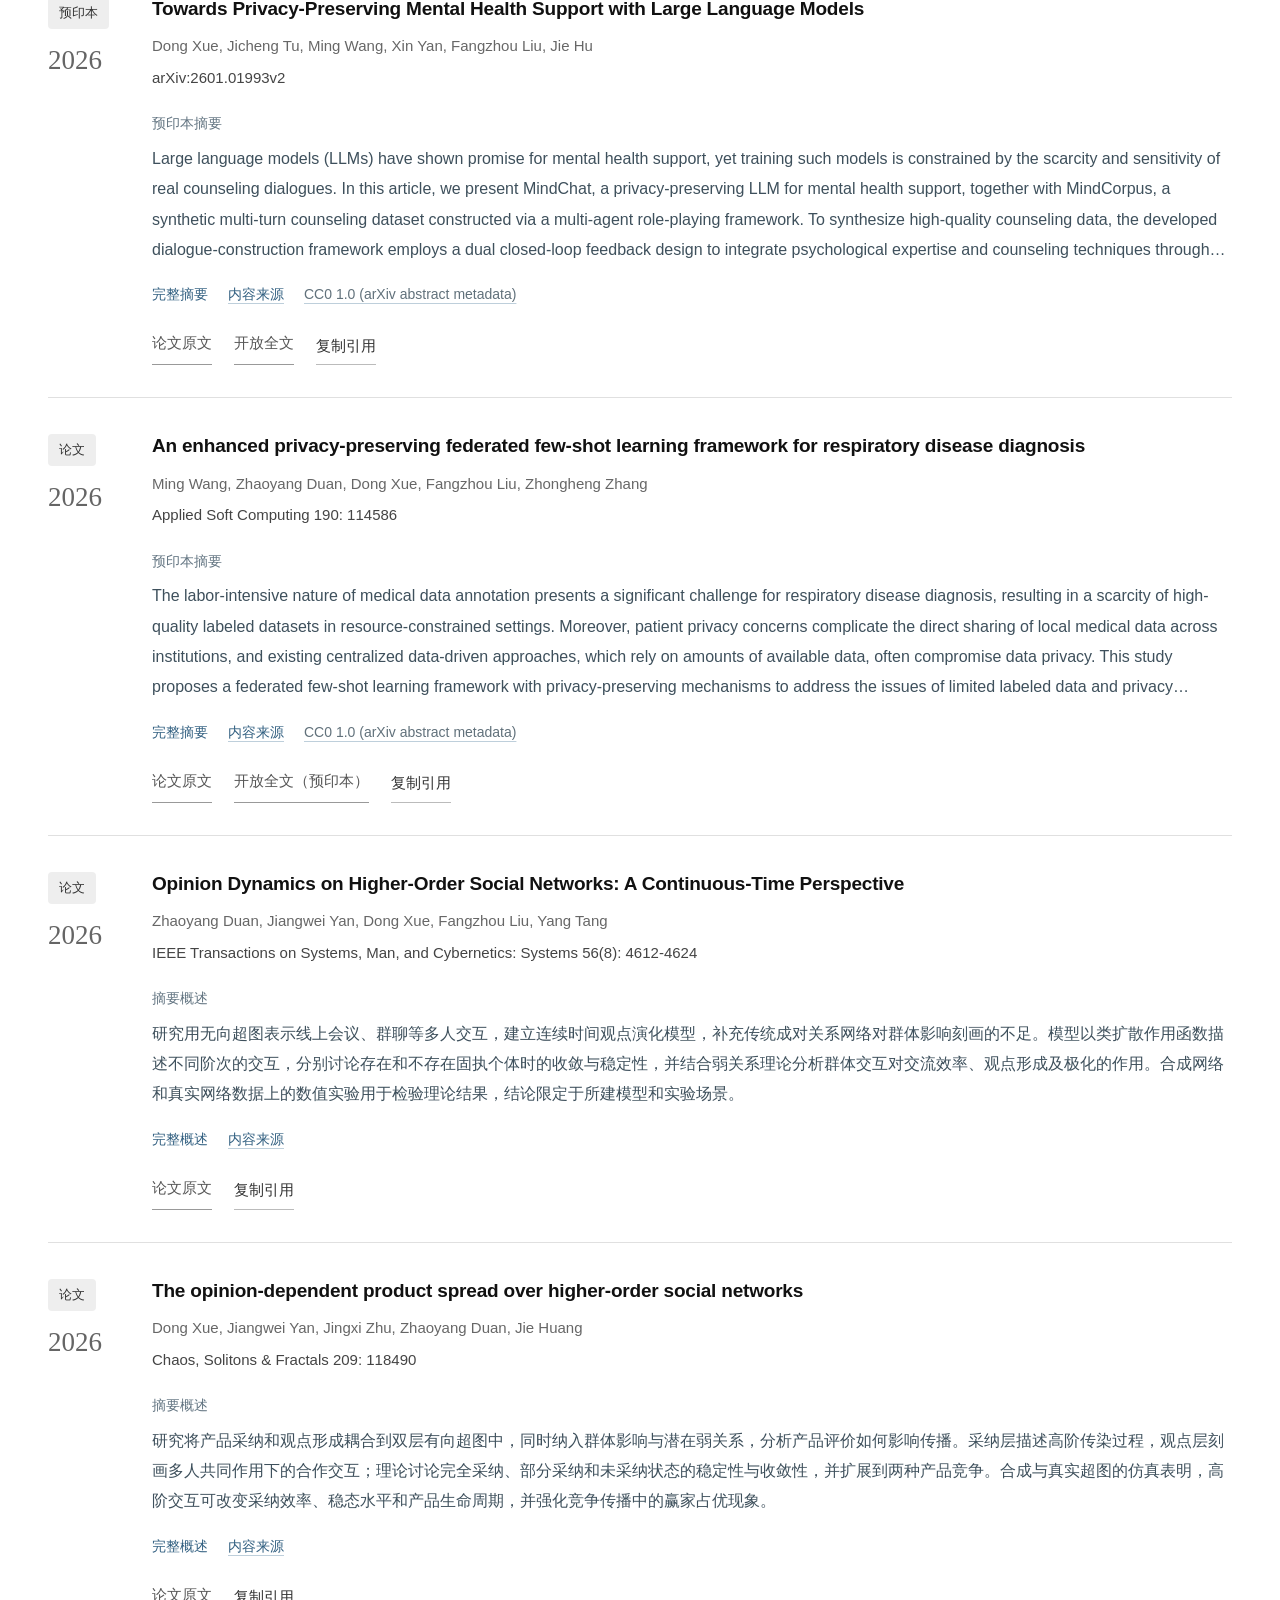
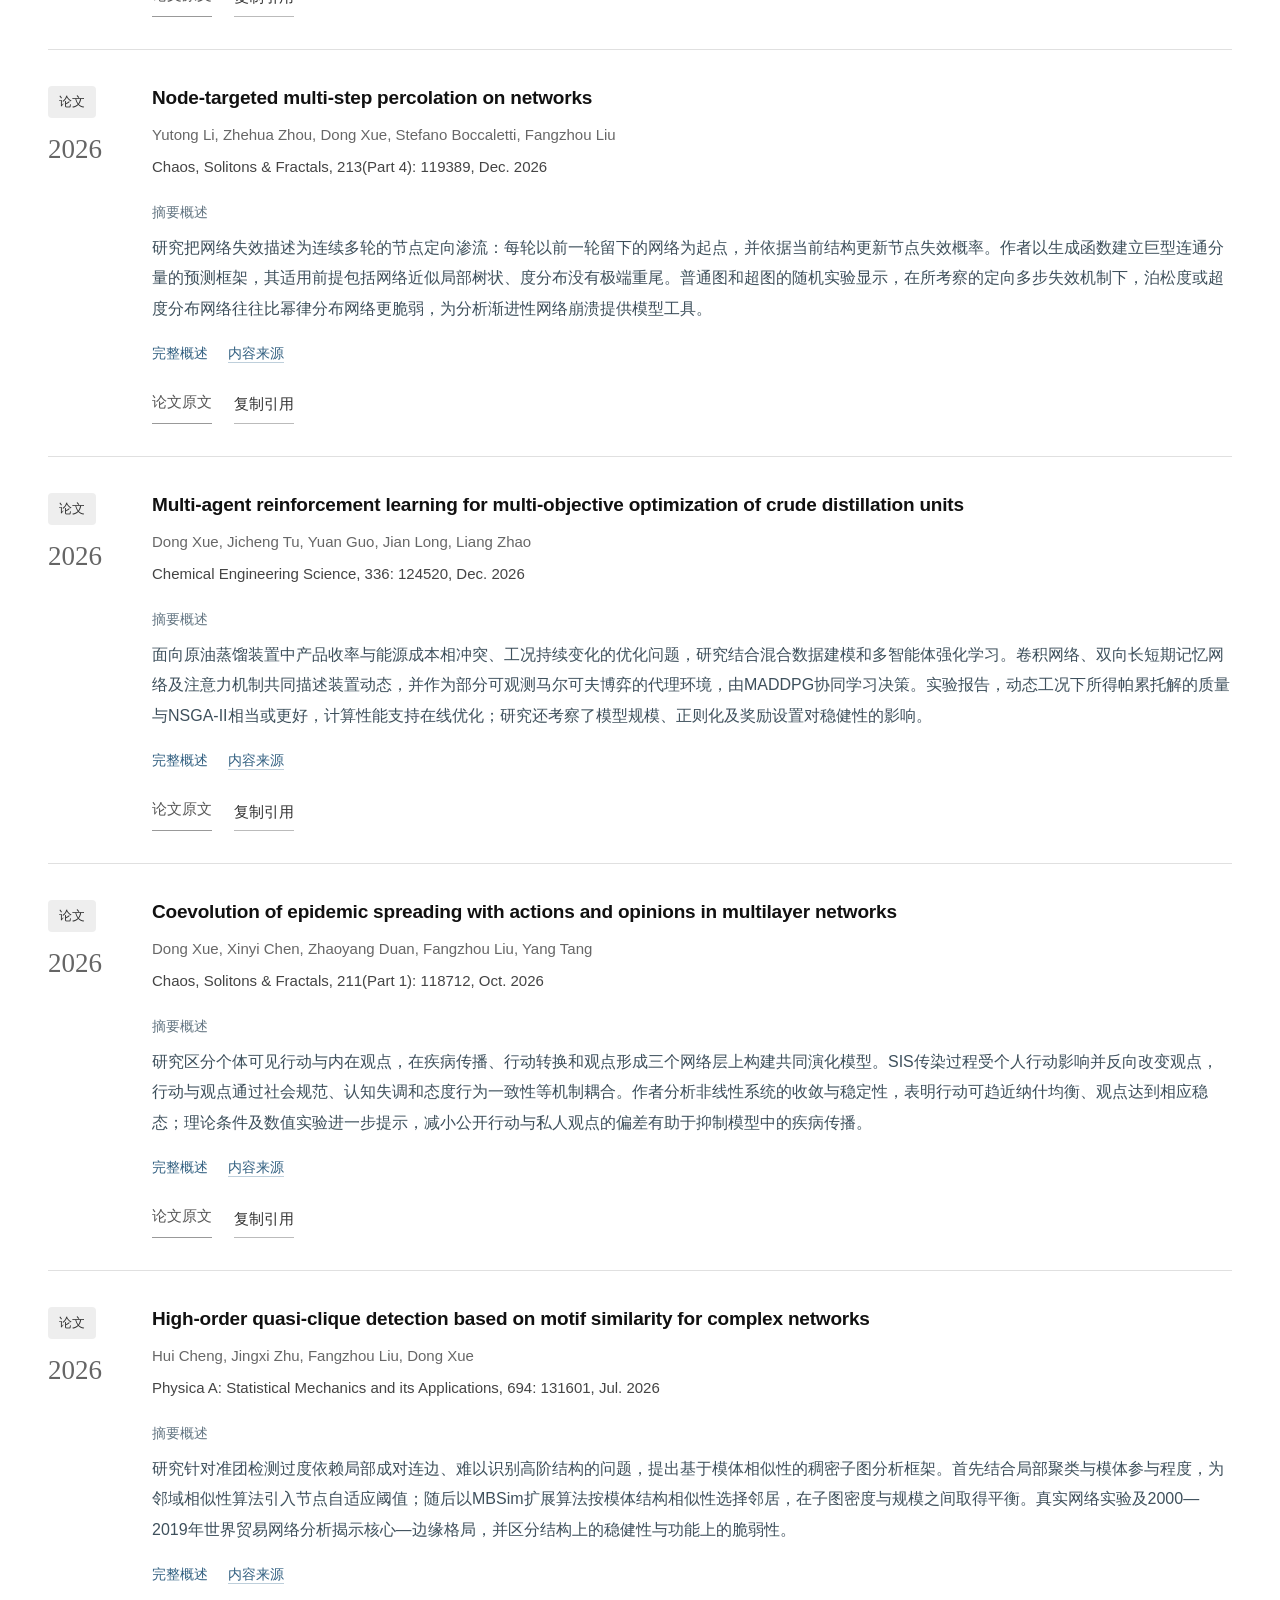
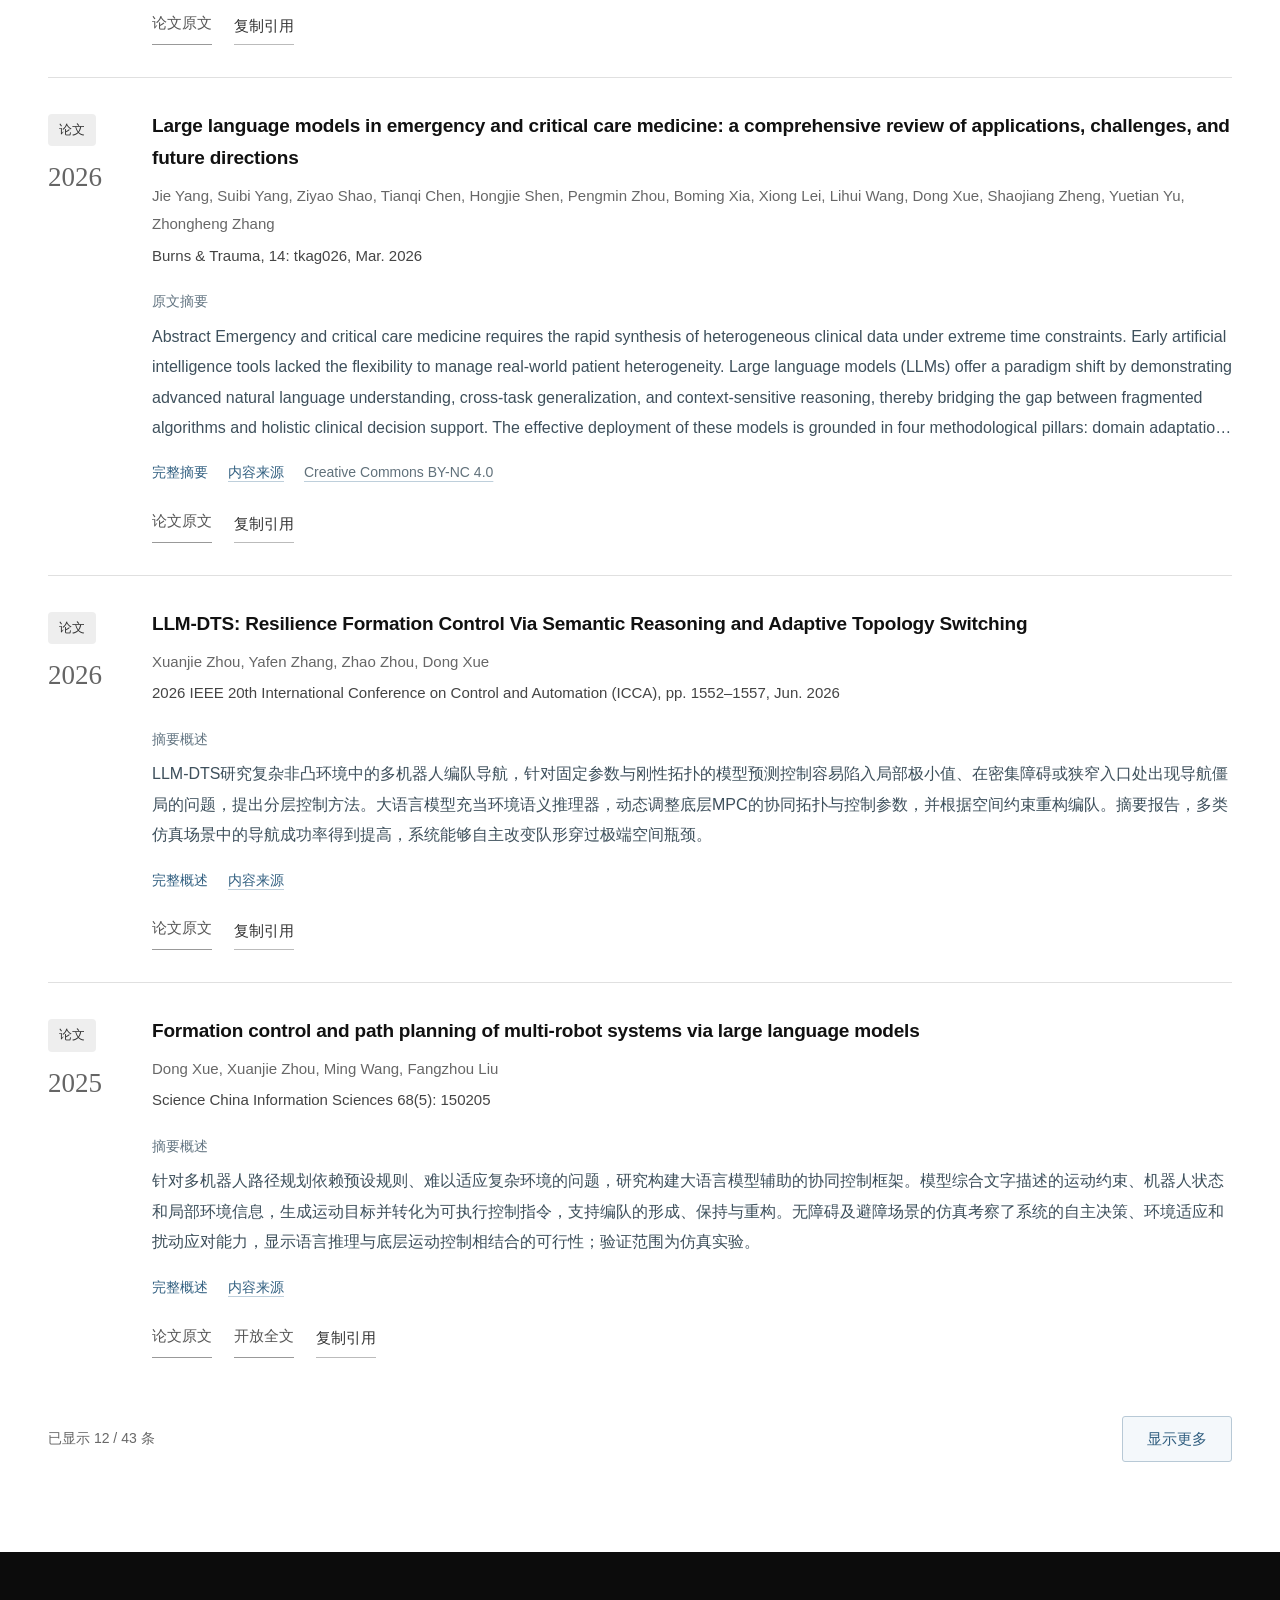
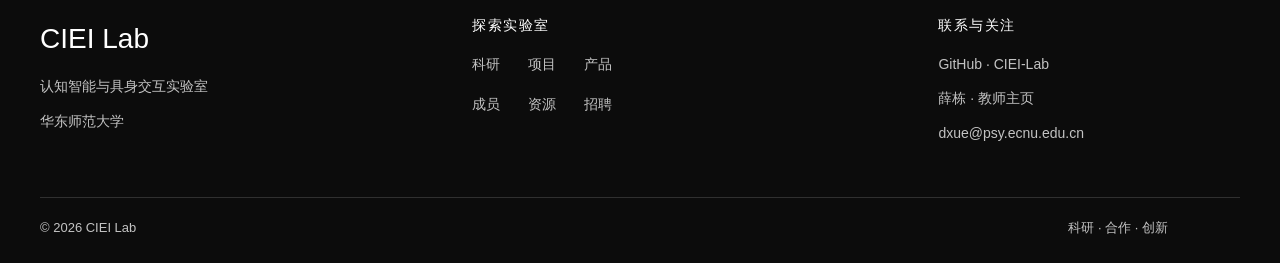
<file: research/index.html>
<!doctype html>
<html lang="zh-CN">
<head>
<meta charset="utf-8">
<meta name="viewport" content="width=device-width,initial-scale=1">
<meta name="description" content="CIEI Lab 研究方向与论文、著作、专利、软件著作权成果。">
<meta name="theme-color" content="#111111">
<title>科研 · CIEI Lab</title>
<link rel="icon" href="../assets/favicon.svg" type="image/svg+xml">
<link rel="stylesheet" href="../assets/styles.css?v=53de256360">
<link rel="stylesheet" href="../assets/theme.css?v=7a83ba39d5">
<script defer src="../assets/content.js?v=600ffa682e"></script>
<script defer src="../assets/content-en.js?v=ec9ca75a1f"></script>
<script defer src="../assets/i18n.js?v=4ac550ebdd"></script>
<script defer src="../assets/visuals.js?v=56f7a45b0f"></script>
<script defer src="../assets/exhibit-media.js?v=9f756e5e9d"></script>
<script defer src="../assets/app.js?v=03aaea9947"></script>
<script defer src="../assets/motion.js?v=b0ae87863e"></script>
<script defer src="../assets/cognition-field.js?v=368e641c65"></script>
<script defer src="../assets/tactile.js?v=9b040b4714"></script>
<script defer src="../assets/experience.js?v=810512ea91"></script>
</head>
<body data-page="research">
<header class="header" id="site-header"></header>
<main id="main"></main>
<footer class="footer" id="site-footer"></footer>
<noscript><div style="padding:40px;font-family:sans-serif"><h1>CIEI Lab · 科研</h1><p>请启用 JavaScript 查看完整网站。 Enable JavaScript to view the website.</p><p><a href="https://github.com/CIEI-Lab">访问实验室 GitHub</a></p></div></noscript>
</body>
</html>
</file>
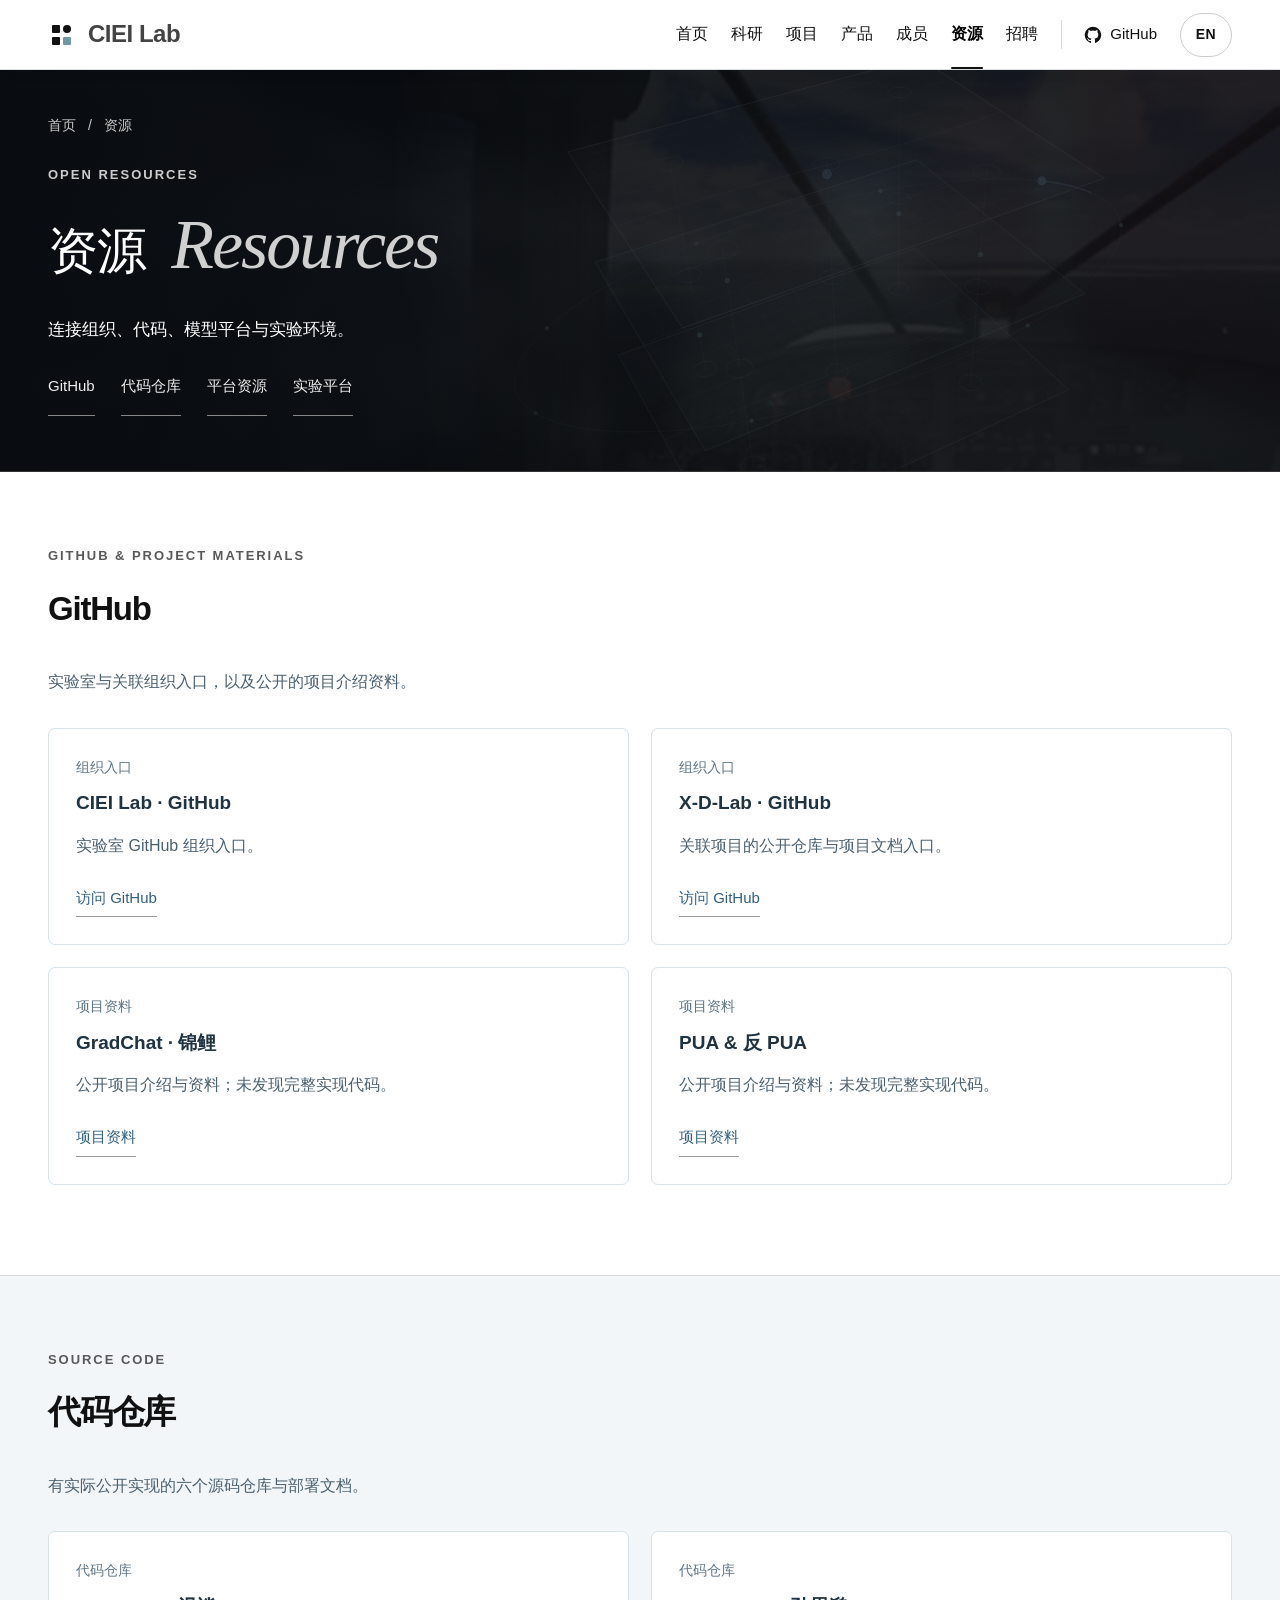
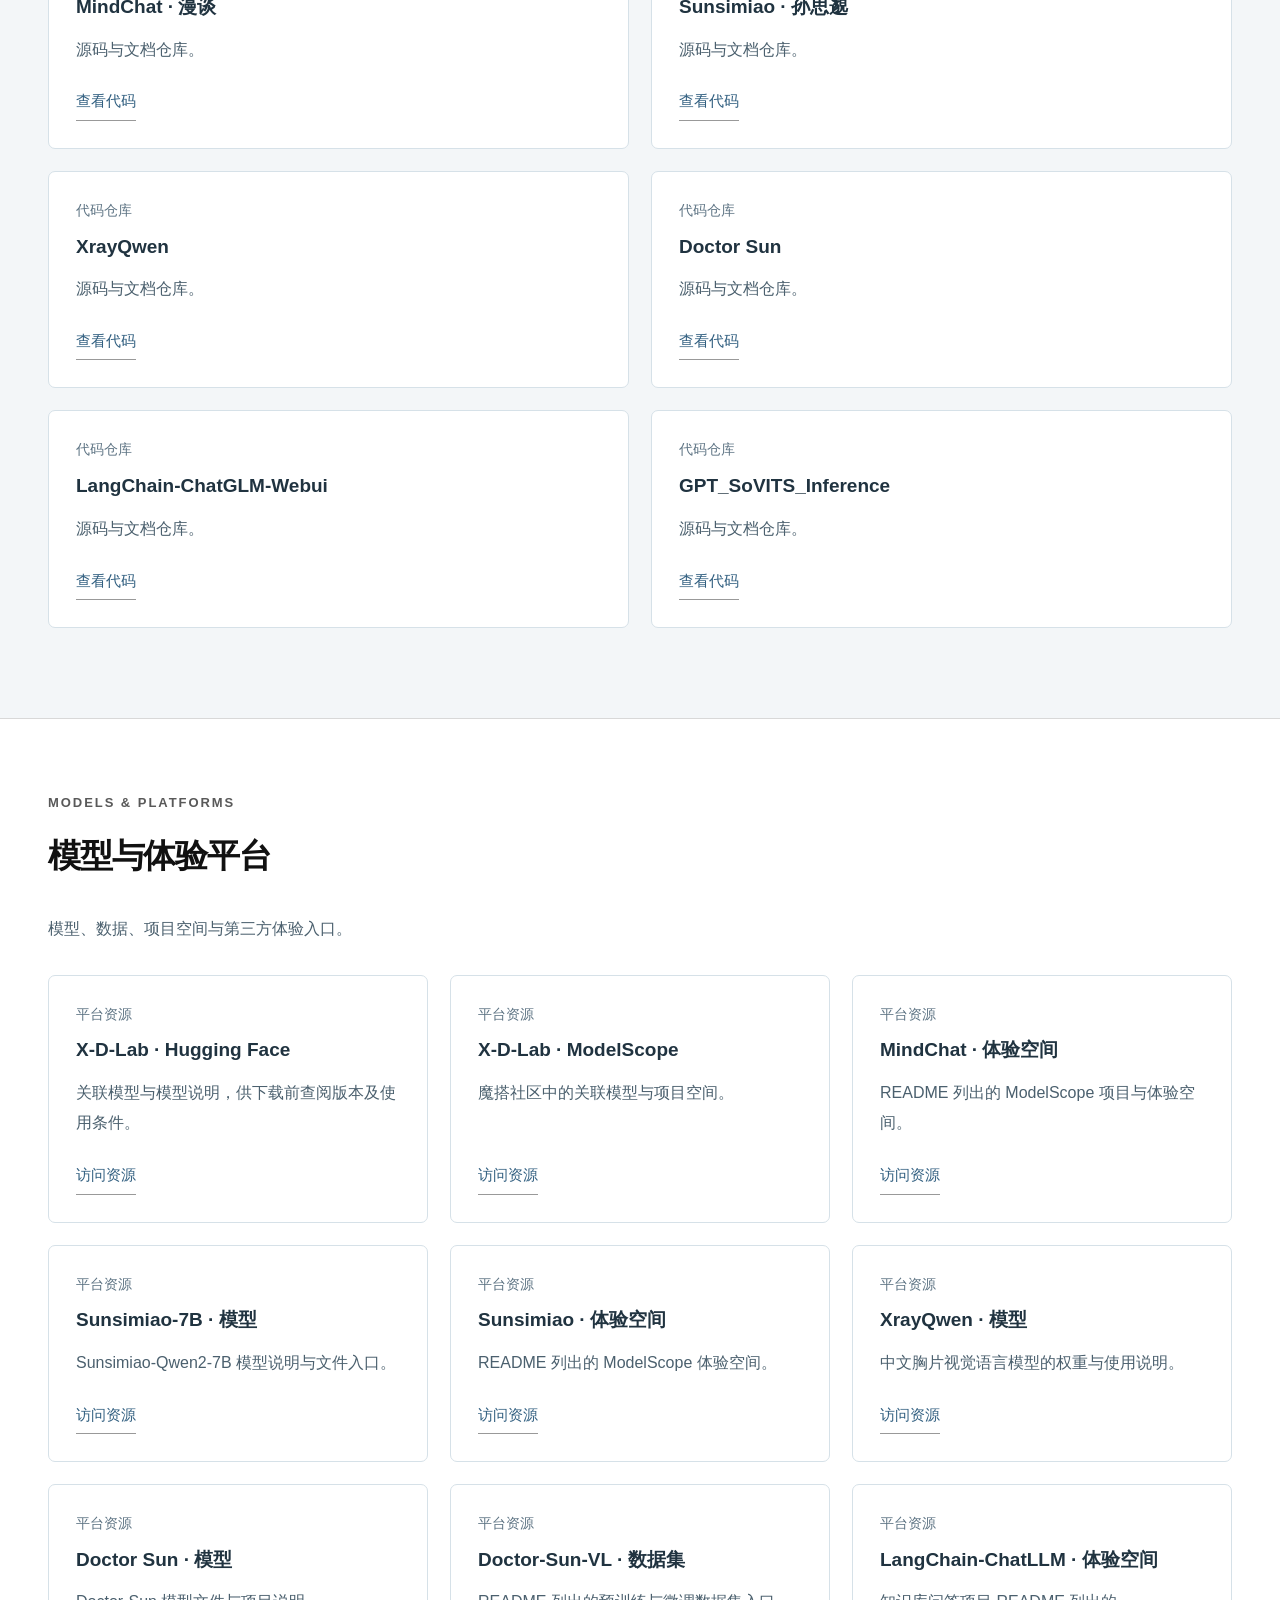
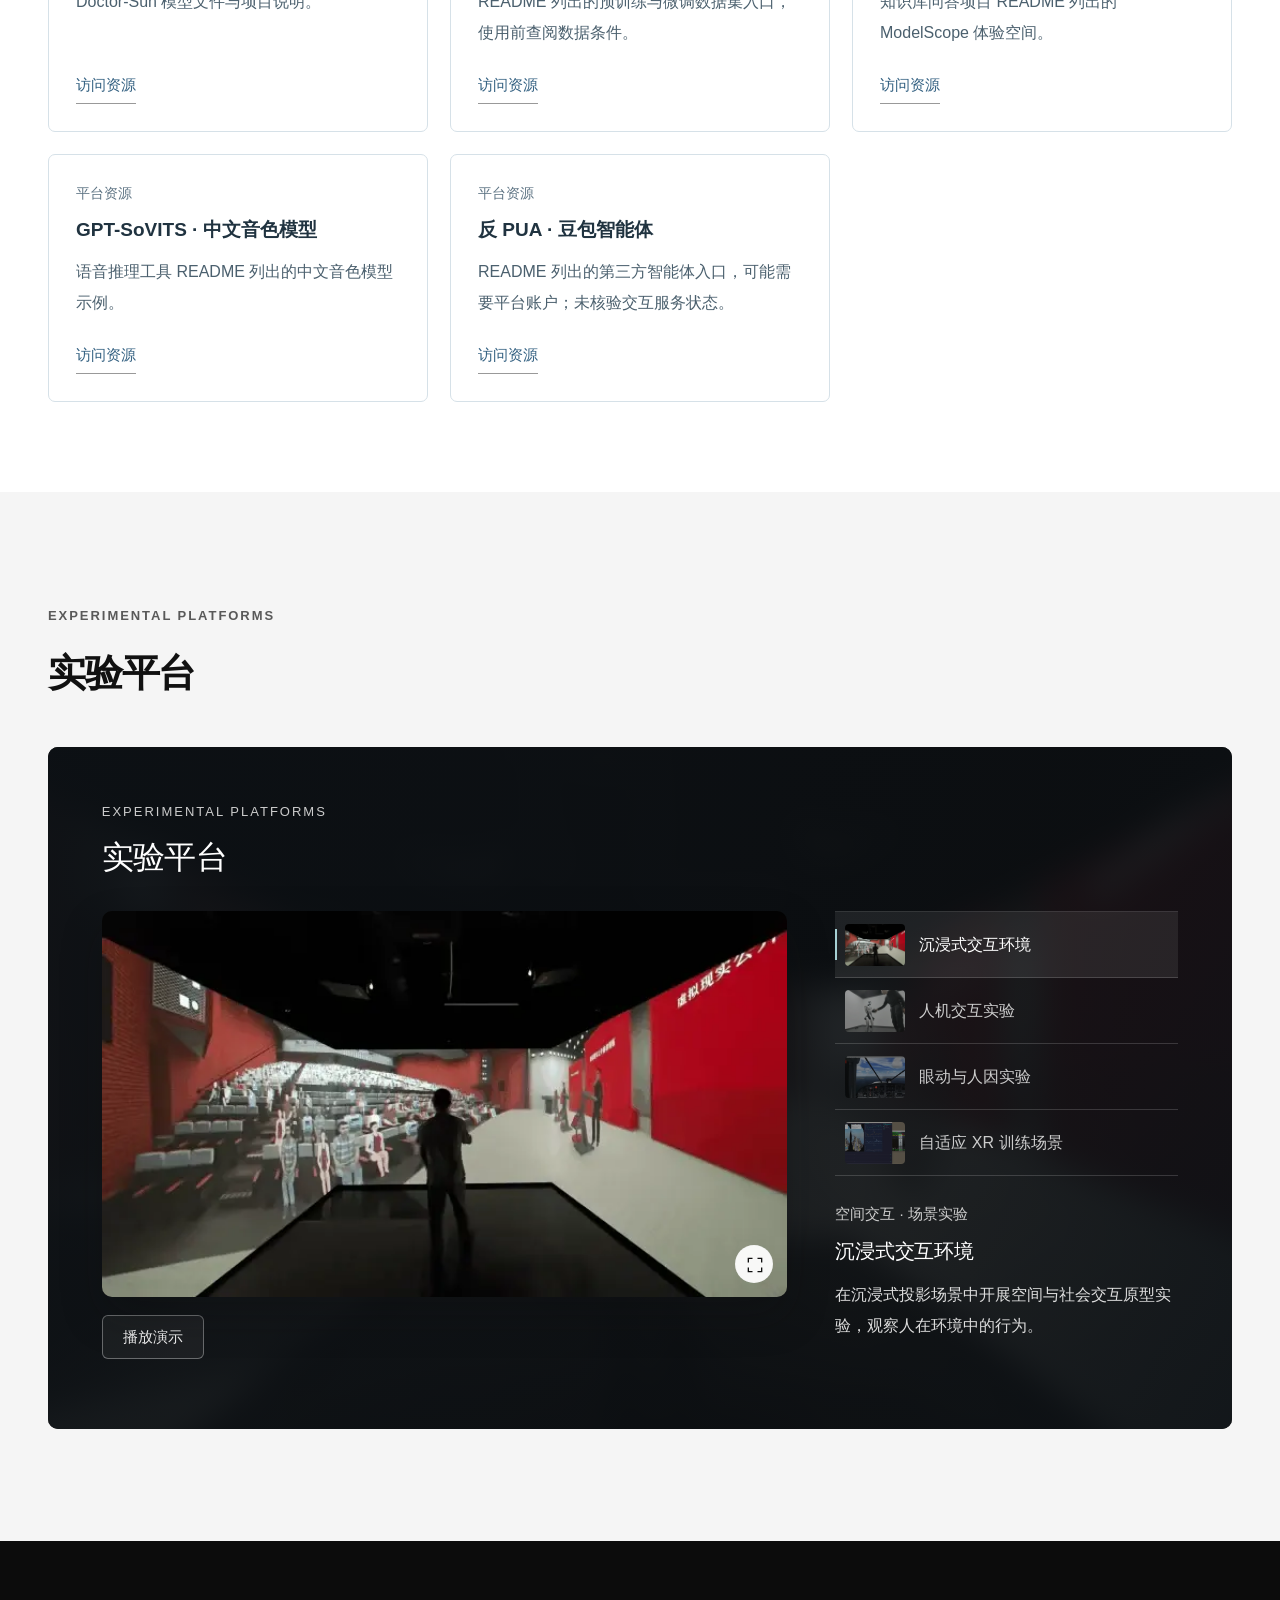
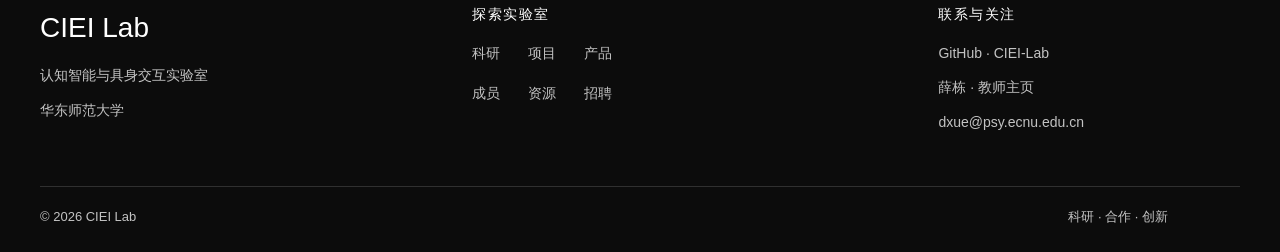
<file: resources/index.html>
<!doctype html>
<html lang="zh-CN">
<head>
<meta charset="utf-8">
<meta name="viewport" content="width=device-width,initial-scale=1">
<meta name="description" content="CIEI Lab GitHub 组织、代码仓库与研究资源。">
<meta name="theme-color" content="#111111">
<title>资源 · CIEI Lab</title>
<link rel="icon" href="../assets/favicon.svg" type="image/svg+xml">
<link rel="stylesheet" href="../assets/styles.css?v=53de256360">
<link rel="stylesheet" href="../assets/theme.css?v=7a83ba39d5">
<script defer src="../assets/content.js?v=600ffa682e"></script>
<script defer src="../assets/content-en.js?v=ec9ca75a1f"></script>
<script defer src="../assets/i18n.js?v=4ac550ebdd"></script>
<script defer src="../assets/visuals.js?v=56f7a45b0f"></script>
<script defer src="../assets/exhibit-media.js?v=9f756e5e9d"></script>
<script defer src="../assets/app.js?v=03aaea9947"></script>
<script defer src="../assets/motion.js?v=b0ae87863e"></script>
<script defer src="../assets/cognition-field.js?v=368e641c65"></script>
<script defer src="../assets/tactile.js?v=9b040b4714"></script>
<script defer src="../assets/experience.js?v=810512ea91"></script>
</head>
<body data-page="resources">
<header class="header" id="site-header"></header>
<main id="main"></main>
<footer class="footer" id="site-footer"></footer>
<noscript><div style="padding:40px;font-family:sans-serif"><h1>CIEI Lab · 资源</h1><p>请启用 JavaScript 查看完整网站。 Enable JavaScript to view the website.</p><p><a href="https://github.com/CIEI-Lab">访问实验室 GitHub</a></p></div></noscript>
</body>
</html>
</file>
<file: assets/styles.css>
@charset "UTF-8";


/* SECTION: styles.css */

:root{--ink:#282828;--muted:#6e6e6e;--green:#4a4a4a;--lime:#dedede;--line:#e5e5e5;--paper:#ffffff;--wash:#f6f6f6;--dark:#262626;--width:1184px;}
*{box-sizing:border-box;}html{scroll-behavior:smooth;scroll-padding-top:100px;}body{margin:0;background:var(--paper);color:var(--ink);font-family:Inter,"Segoe UI","PingFang SC","Microsoft YaHei",sans-serif;font-size:16px;line-height:1.8;-webkit-font-smoothing:antialiased;}button,input{font:inherit;}a{color:inherit;text-decoration:none;}a:hover{color:var(--green);}button,a{-webkit-tap-highlight-color:transparent;}button{cursor:pointer;}button:disabled{cursor:default;}a:focus-visible,button:focus-visible,input:focus-visible{outline:3px solid #8c8c8c;outline-offset:5px;}img{max-width:100%;display:block;}.container{width:min(var(--width),calc(100% - 80px));margin-inline:auto;}.skip{position:fixed;top:-100px;left:12px;background:white;padding:12px;z-index:99;}.skip:focus{top:12px;}
.header{height:88px;border-bottom:1px solid var(--line);background:#ffffff;position:sticky;top:0;z-index:20;}.header-inner{height:100%;display:flex;align-items:center;justify-content:space-between;gap:40px;}.brand{display:flex;align-items:center;gap:12px;line-height:1.1;flex-shrink:0;}.brand-icon{display:grid;grid-template-columns:repeat(2,7px);gap:4px;transform:rotate(-9deg);margin:4px;}.brand-icon i{width:7px;height:7px;background:var(--green);}.brand-icon i:last-child{background:#b1b1b1;}.brand strong{display:block;font-size:25px;letter-spacing:.5px;font-weight:750;}.brand small{display:block;font-size:10px;letter-spacing:2.6px;margin-top:6px;color:var(--muted);}.nav{display:flex;align-items:stretch;gap:28px;height:100%;margin-left:auto;}.nav a{font-size:15px;display:flex;align-items:center;position:relative;white-space:nowrap;}.nav a[aria-current=page]{color:var(--green);font-weight:650;}.nav a[aria-current=page]:after{content:"";height:3px;position:absolute;bottom:0;left:0;right:0;background:var(--green);}.header-github{font-size:14px;border-left:1px solid var(--line);padding-left:26px;display:flex;align-items:center;gap:8px;}.icon{width:18px;height:18px;vertical-align:middle;display:inline-block;}.menu-toggle{display:none;border:1px solid var(--line);background:#ffffff;padding:7px 12px;font-size:14px;}
.hero{background:var(--dark);color:#ffffff;position:relative;overflow:hidden;}.hero-inner{min-height:536px;display:grid;grid-template-columns:1.08fr 1fr;align-items:center;position:relative;}.hero-copy{position:relative;z-index:2;padding:65px 0 70px;}.eyebrow{font-size:12px;letter-spacing:2.8px;font-weight:600;color:var(--green);text-transform:uppercase;margin:0 0 20px;}.hero .eyebrow{color:#d1d1d1;font-size:12px;letter-spacing:2.3px;display:flex;align-items:center;gap:18px;}.draft-tag{font-size:11px;letter-spacing:.6px;border:1px solid #858585;color:#d9d9d9;padding:1px 8px;font-weight:400;}.hero h1{font-size:clamp(38px,4.15vw,59px);line-height:1.35;letter-spacing:-1.5px;font-weight:550;margin:0 0 25px;}.hero h1 span{color:var(--lime);}.hero-description{font-size:16px;line-height:1.9;color:#c1c1c1;max-width:470px;margin-bottom:30px;}.hero-art{position:absolute;width:730px;max-width:none;right:-128px;top:-14px;opacity:.95;}.hero .btn{background:var(--lime);color:var(--dark);border-color:var(--lime);}.hero .text-link{color:#e6e6e6;font-size:14px;}.hero-actions{display:flex;align-items:center;gap:28px;}.btn{display:inline-flex;align-items:center;justify-content:center;border:1px solid var(--green);background:var(--green);color:white;padding:10px 23px;font-size:14px;font-weight:600;line-height:1.6;}.btn:hover{background:#5e5e5e;color:#ffffff;}.text-link{font-size:14px;color:var(--green);border-bottom:1px solid #b0b0b0;padding-bottom:3px;}.intro-bar{border-bottom:1px solid var(--line);}.intro-bar-inner{display:flex;justify-content:space-between;align-items:center;min-height:72px;gap:24px;font-size:14px;color:var(--muted);}.intro-bar strong{font-size:13px;letter-spacing:2px;color:var(--green);margin-right:18px;}.section{padding:76px 0;}.section-muted{background:var(--wash);}.section-header{display:flex;justify-content:space-between;align-items:flex-end;gap:24px;margin-bottom:32px;}.section-header .eyebrow{margin-bottom:8px;}.section h2,.section-header h2{font-size:30px;font-weight:600;letter-spacing:-.6px;line-height:1.5;margin:0;}.section-header>p{color:var(--muted);max-width:560px;margin:0;}.about-layout{display:grid;grid-template-columns:.55fr 1fr;gap:100px;}.about-layout h2{font-size:34px;}.about-copy{color:var(--muted);margin:0;line-height:2.1;max-width:680px;}.about-meta{display:flex;gap:30px;margin-top:24px;font-size:14px;}.about-meta span{border-left:2px solid #cbcbcb;padding-left:14px;}.news-list{border-top:1px solid var(--line);}.news-row{display:grid;grid-template-columns:100px 116px 1fr;gap:28px;padding:25px 0;border-bottom:1px solid var(--line);align-items:start;}.news-row time{color:var(--muted);font-size:14px;padding-top:3px;font-variant-numeric:tabular-nums;}.news-row h3{font-size:18px;font-weight:600;margin:0 0 5px;}.news-row p{margin:0;color:var(--muted);font-size:14px;}.tag{display:inline-block;font-size:12px;line-height:1.6;padding:4px 10px;background:#efefef;color:var(--green);width:fit-content;}.three-grid{display:grid;grid-template-columns:repeat(3,minmax(0,1fr));gap:24px;}.direction{border-top:2px solid var(--green);padding:25px 0 3px;}.direction .small-en{font-size:12px;letter-spacing:1.5px;color:var(--muted);text-transform:uppercase;}.direction h3{font-size:22px;font-weight:550;margin:10px 0 15px;}.direction p{font-size:15px;color:var(--muted);margin:0 0 22px;}.keywords{display:flex;gap:8px;flex-wrap:wrap;}.product-card{border:1px solid var(--line);background:white;display:flex;flex-direction:column;}.product-art{height:156px;position:relative;overflow:hidden;background:#f0f0f0;display:flex;align-items:center;justify-content:center;}.product-art:before,.product-art:after{content:"";position:absolute;border:1px solid #c2c2c2;border-radius:50%;width:160px;height:160px;transform:rotate(-25deg) scaleX(1.5);}.product-art:after{transform:rotate(40deg) scaleX(.55);}.product-art span{font-family:Georgia,serif;font-size:74px;color:var(--green);z-index:1;line-height:1;}.product-card:nth-child(2) .product-art{background:#efefef;}.product-card:nth-child(2) .product-art span{color:#5b5b5b;}.product-card:nth-child(2) .product-art:before,.product-card:nth-child(2) .product-art:after{border-color:#c3c3c3;}.product-card:nth-child(3) .product-art{background:#ededed;}.product-card:nth-child(3) .product-art span{color:#646464;}.product-card:nth-child(3) .product-art:before,.product-card:nth-child(3) .product-art:after{border-color:#bdbdbd;}.product-body{padding:25px;flex:1;display:flex;flex-direction:column;align-items:flex-start;}.product-body h3{font-size:25px;margin:0 0 2px;letter-spacing:-.6px;}.product-body .product-label{font-size:13px;color:var(--muted);margin:0 0 16px;}.product-body p{font-size:15px;color:var(--muted);margin:0 0 24px;}.product-body .text-link{margin-top:auto;border:0;border-bottom:1px solid #b0b0b0;background:none;padding:0 0 3px;}.contact-band{background:#eeeeee;padding:38px 0;}.contact-band .container{display:flex;align-items:center;justify-content:space-between;gap:28px;}.contact-band h2{font-size:27px;margin:0 0 6px;font-weight:550;}.contact-band p{font-size:14px;color:var(--muted);margin:0;}.footer{padding:44px 0 22px;border-top:1px solid var(--line);}.footer-top{display:grid;grid-template-columns:1.2fr 1fr 1fr;gap:80px;padding-bottom:35px;}.footer strong{font-size:22px;}.footer p,.footer a,.footer span{font-size:13px;color:var(--muted);}.footer p{margin:8px 0;}.footer-label{display:block;font-size:12px!important;text-transform:uppercase;letter-spacing:1.5px;margin-bottom:12px;color:var(--ink)!important;}.footer-links{display:flex;gap:12px 24px;flex-wrap:wrap;max-width:230px;}.footer-bottom{display:flex;justify-content:space-between;border-top:1px solid var(--line);padding-top:18px;font-size:12px;color:var(--muted);}
.page-hero{padding:57px 0 48px;background:var(--wash);border-bottom:1px solid var(--line);}.breadcrumb{font-size:13px;color:var(--muted);margin:0 0 34px;}.breadcrumb span{margin:0 12px;color:#ababab;}.page-hero .eyebrow{margin-bottom:6px;}.page-hero h1{font-size:44px;font-weight:550;line-height:1.4;letter-spacing:-1px;margin:0 0 16px;}.page-hero p:last-child{margin:0;color:var(--muted);max-width:710px;}.page-section{padding:58px 0 72px;}.page-section+.page-section{border-top:1px solid var(--line);}.subnav{display:flex;gap:26px;margin-top:28px;flex-wrap:wrap;}.subnav a{font-size:14px;border-bottom:1px solid #b6b6b6;}.filter-bar{display:flex;align-items:center;justify-content:space-between;gap:20px;flex-wrap:wrap;margin-bottom:28px;}.tabs{display:flex;gap:6px;flex-wrap:wrap;}.tab{border:1px solid transparent;color:var(--muted);background:transparent;padding:7px 16px;font-size:14px;line-height:1.6;}.tab[aria-pressed=true]{background:var(--green);color:#ffffff;}.tab:hover{border-color:#bfbfbf;}.search{border:1px solid var(--line);background:#ffffff;min-width:240px;padding:8px 13px;font-size:14px;color:var(--ink);border-radius:0;}.record{padding:24px 0;border-top:1px solid var(--line);display:grid;grid-template-columns:75px 1fr;gap:22px;}.record h3{font-size:19px;line-height:1.6;margin:0 0 7px;font-weight:550;}.record p{font-size:14px;color:var(--muted);margin:3px 0;}.record .tag{margin-top:4px;}.record .text-link{display:inline-block;margin-top:7px;}.empty{padding:42px 20px;border:1px dashed #d0d0d0;text-align:center;color:var(--muted);font-size:15px;}.project-grid{display:grid;grid-template-columns:repeat(2,minmax(0,1fr));gap:24px;}.project-card{border:1px solid var(--line);padding:30px;}.project-card h3{font-size:22px;font-weight:550;line-height:1.6;margin:20px 0 12px;}.project-card p{color:var(--muted);font-size:15px;}.project-meta{border-top:1px solid var(--line);padding-top:16px;margin-top:24px;font-size:13px;color:var(--muted);display:grid;gap:4px;}.note{font-size:13px;color:var(--muted);padding-left:16px;border-left:2px solid #cdcdcd;margin:28px 0 0;}.people-grid{display:grid;grid-template-columns:repeat(3,minmax(0,1fr));gap:25px;}.person{border:1px solid var(--line);padding:26px;}.avatar{width:70px;height:70px;background:#f0f0f0;display:flex;align-items:center;justify-content:center;color:#a6a6a6;margin-bottom:22px;}.avatar svg{width:38px;height:38px;}.avatar img{width:70px;height:70px;object-fit:cover;}.person h3{font-size:20px;margin:0 0 7px;font-weight:550;}.person .person-title{font-size:13px;color:var(--muted);margin:9px 0;}.person p{font-size:14px;color:var(--muted);margin-bottom:0;}.resource-row{display:grid;grid-template-columns:180px 1fr auto;gap:32px;padding:31px 0;border-top:1px solid var(--line);align-items:start;}.resource-row h3{margin:0 0 8px;font-size:21px;font-weight:550;}.resource-row p{margin:0;color:var(--muted);font-size:15px;}.resource-row .text-link{margin-top:6px;white-space:nowrap;}.resource-category{font-size:13px;color:var(--green);letter-spacing:.5px;padding-top:5px;}.join-layout{display:grid;grid-template-columns:1fr 310px;gap:65px;}.opening{border-top:1px solid var(--line);padding:27px 0;}.opening h3{font-size:22px;margin:9px 0;font-weight:550;}.opening p{font-size:15px;color:var(--muted);margin-bottom:0;}.contact-box{background:var(--wash);border-top:2px solid var(--green);padding:25px;height:fit-content;}.contact-box h3{margin:0 0 16px;font-size:21px;font-weight:550;}.contact-box p{font-size:14px;color:var(--muted);}.contact-box a{overflow-wrap:anywhere;}.contact-box .eyebrow{font-size:11px;margin-bottom:10px;}.dialog{width:min(580px,calc(100vw - 40px));border:1px solid var(--line);padding:40px;color:var(--ink);box-shadow:0 20px 100px #20202030;}.dialog::backdrop{background:#1e1e1e90;}.dialog h2{font-size:31px;margin:0 0 15px;}.dialog p{color:var(--muted);font-size:16px;}.dialog-close{float:right;border:0;background:var(--wash);font-size:14px;padding:5px 12px;}.dialog-links{display:flex;gap:15px;margin:24px 0;}.dialog .note{font-size:13px;}.count{font-size:13px;color:var(--muted);margin:20px 0 0;}.visually-hidden{position:absolute!important;width:1px;height:1px;padding:0;margin:-1px;overflow:hidden;clip:rect(0,0,0,0);white-space:nowrap;border:0;}[hidden]{display:none!important;}
@media(min-width:1500px){.hero-inner{min-height:570px;}.hero-art{right:-70px;top:0;}}
@media(max-width:1100px){.container{width:calc(100% - 56px);}.nav{gap:21px;}.header-github{display:none;}.hero-art{right:-245px;opacity:.6;}.hero-inner{grid-template-columns:1.1fr .8fr;}.hero h1{font-size:45px;}.about-layout{gap:55px;}.footer-top{gap:40px;}.join-layout{gap:32px;grid-template-columns:1fr 285px;}}
@media(max-width:760px){.container{width:calc(100% - 40px);}.header{height:72px;}.brand strong{font-size:22px;}.brand small{font-size:9px;}.menu-toggle{display:block;}.nav{display:none;position:absolute;top:71px;left:0;width:100%;background:#ffffff;height:auto;padding:12px 20px 20px;box-shadow:0 12px 18px #27272710;grid-template-columns:repeat(4,1fr);gap:4px;}.nav.is-open{display:grid;}.nav a{justify-content:center;padding:12px 0;font-size:15px;}.nav a[aria-current=page]:after{height:2px;left:22%;right:22%;}.hero-inner{min-height:520px;display:block;}.hero-copy{padding:65px 0 60px;}.hero h1{font-size:39px;letter-spacing:-1px;}.hero-description{font-size:15px;max-width:360px;}.hero-art{width:630px;right:-355px;top:20px;opacity:.34;}.hero .eyebrow{font-size:10px;letter-spacing:1.3px;gap:12px;}.intro-bar-inner{padding:16px 0;align-items:flex-start;gap:10px;flex-direction:column;font-size:13px;}.intro-bar strong{font-size:11px;margin-right:12px;}.section{padding:49px 0;}.section h2,.section-header h2{font-size:26px;}.section-header{align-items:flex-start;gap:15px;}.section-header>p{font-size:14px;}.about-layout{grid-template-columns:1fr;gap:22px;}.about-layout h2{font-size:29px;}.about-copy{font-size:15px;}.about-meta{gap:20px;flex-wrap:wrap;font-size:13px;}.news-row{grid-template-columns:75px 1fr;gap:8px 18px;padding:22px 0;}.news-row>div{grid-column:1/-1;margin-top:5px;}.news-row time{font-size:12px;}.news-row h3{font-size:17px;}.news-row .tag{justify-self:end;}.three-grid,.people-grid,.project-grid{grid-template-columns:1fr;}.three-grid{gap:28px;}.direction{padding:20px 0 0;}.direction h3{font-size:21px;}.product-art{height:156px;}.product-body{padding:24px;}.contact-band .container{align-items:flex-start;flex-direction:column;gap:21px;}.contact-band h2{font-size:24px;}.footer-top{grid-template-columns:1fr;gap:25px;}.footer-top>div:first-child p{max-width:270px;}.footer-links{max-width:none;}.footer-bottom{gap:15px;flex-direction:column;}.page-hero{padding:32px 0 34px;}.breadcrumb{margin-bottom:28px;font-size:12px;}.page-hero h1{font-size:35px;}.page-hero p:last-child{font-size:15px;}.page-section{padding:40px 0 50px;}.subnav{gap:14px 23px;}.search{min-width:0;width:100%;}.filter-bar{gap:18px;}.tab{padding:7px 13px;font-size:14px;}.record{grid-template-columns:56px 1fr;gap:15px;}.record h3{font-size:17px;}.project-card{padding:24px;}.resource-row{grid-template-columns:1fr;gap:12px;}.resource-row .text-link{justify-self:start;}.resource-row h3{font-size:20px;}.join-layout{grid-template-columns:1fr;gap:35px;}.contact-box{padding:24px;}.dialog{padding:25px;}.section-header .text-link{white-space:nowrap;}.eyebrow{font-size:11px;letter-spacing:2px;}.person{padding:25px;}.note{font-size:13px;}}
@media(prefers-reduced-motion:reduce){html{scroll-behavior:auto;}*{animation:none!important;transition:none!important;}}


/* SECTION: upgrade.css */
/* CIEI Lab · 视觉与交互第二版 */
.topic-select{font:inherit;font-size:13px;border:1px solid #e5e5e5;background:#ffffff;color:#717171;border-radius:2px;padding:9px 35px 9px 12px;appearance:none;background-image:url("data:image/svg+xml,%3Csvg xmlns='http://www.w3.org/2000/svg' width='12' height='12' viewBox='0 0 12 12'%3E%3Cpath d='m3 4.5 3 3 3-3' fill='none' stroke='%23555555' stroke-width='1.4'/%3E%3C/svg%3E");background-position:right 12px center;background-repeat:no-repeat;}.topic-select:focus-visible{outline:3px solid #aeaeae;outline-offset:2px;}.filter-bar{gap:12px!important;}
[data-motion=paused] .theme-panel.is-changing{animation:none!important;}
.paper-feature-grid{display:grid;grid-template-columns:repeat(3,minmax(0,1fr));gap:27px;}.paper-feature{border:1px solid #e5e5e5;border-radius:3px;overflow:hidden;min-width:0;background:white;}.paper-figure{display:flex;align-items:center;justify-content:center;height:215px;background:#f9f9f9;border-bottom:1px solid #eaeaea;padding:21px;overflow:hidden;}.paper-figure img{width:100%;height:100%;object-fit:contain;transition:transform .4s;}.paper-figure:hover img{transform:scale(1.035);}.paper-feature-copy{padding:25px;}.paper-feature-meta{display:flex;justify-content:space-between;font-size:11px;color:#979797;margin-bottom:15px;}.paper-feature h3{font-size:20px;line-height:1.7;letter-spacing:-.4px;font-weight:550;margin:0 0 12px;}.paper-feature p{font-size:13px;color:#717171;line-height:1.95;margin:0 0 13px;}.paper-feature .paper-feature-venue{font-size:11px;line-height:1.7;color:#989898;min-height:38px;}.paper-feature .record-links{gap:12px;margin-top:22px;}.paper-feature .record-links a{font-size:11px;}.paper-feature .figure-credit{font-size:9px;line-height:1.7;color:#a8a8a8;margin:20px 0 0;}.paper-highlights{border-top:1px solid #e5e5e5;}.project-logo{max-width:210px;max-height:85px;object-fit:contain;margin:15px 0 20px;}.project-preview-source{font-size:12px;color:#969696;}.page-section .people-grid{grid-template-columns:repeat(3,minmax(0,1fr));}
@media(max-width:1000px){.paper-feature-grid{gap:18px;}.paper-feature-copy{padding:20px;}.paper-figure{height:175px;padding:15px;}.paper-feature h3{font-size:18px;}.paper-feature p{font-size:12px;}}
@media(max-width:760px){.paper-feature-grid{grid-template-columns:1fr;gap:25px;}.paper-figure{height:225px;padding:20px;}.paper-feature-copy{padding:24px;}.paper-feature h3{font-size:20px;}.paper-feature p{font-size:13px;}.paper-feature .paper-feature-venue{font-size:11px;min-height:0;}.paper-feature .record-links a{font-size:12px;}.paper-feature .figure-credit{font-size:10px;}.page-section .people-grid{grid-template-columns:1fr;}}
:root{--ink:#202020;--muted:#717171;--green:#616161;--lime:#e4e4e4;--line:#e5e5e5;--paper:#ffffff;--wash:#f7f7f7;--dark:#1b1b1b;--width:1280px;--coral:#a7a7a7;--serif:Georgia,"Times New Roman",serif;}
body{color:var(--ink);}.container{width:min(var(--width),calc(100% - 96px));}.header{height:88px;background:#ffffffed;backdrop-filter:blur(20px);transition:box-shadow .25s,border-color .25s;}.header.is-scrolled{box-shadow:0 5px 30px #20202008;}.brand{gap:14px;}.brand strong{font-size:27px;font-weight:750;letter-spacing:-.6px;}.brand small{letter-spacing:1.7px;font-size:9px;color:#828282;}.brand-icon{gap:4px;transform:rotate(0);}.brand-icon i{width:8px;height:8px;border-radius:1px;background:#616161;}.brand-icon i:nth-child(2){border-radius:50%;}.brand-icon i:last-child{background:#a6a6a6;}.nav{gap:30px;}.nav a{font-size:15px;transition:color .2s;}.nav a:after{transition:height .2s;}.header-github{padding-left:25px;}.scroll-progress{position:fixed;left:0;top:0;width:100%;height:3px;z-index:50;transform:scaleX(0);transform-origin:left;background:linear-gradient(90deg,#616161,#\39 c9c9c);pointer-events:none;}.btn{background:var(--green);border-color:var(--green);padding:12px 24px;border-radius:3px;transition:transform .2s,box-shadow .2s,background .2s;}.btn:hover{background:#4f4f4f;box-shadow:0 7px 22px #61616126;transform:translateY(-2px);}.text-link{font-size:14px;border-bottom-color:#bbbbbb;transition:color .2s,border-color .2s;}.text-link:hover{border-bottom-color:var(--green);}.eyebrow{color:var(--green);letter-spacing:2.2px;font-size:11px;}.section{padding:100px 0;}.section-header{margin-bottom:42px;}.section h2,.section-header h2{font-size:34px;font-weight:550;letter-spacing:-1.1px;}.section-header .eyebrow{margin-bottom:13px;}.section-muted{background:var(--wash);}.muted{color:var(--muted);}
.home-hero{background:linear-gradient(115deg,#f9f9f9 0,#f9f9f9 54%,#f2f2f2 100%);overflow:hidden;border-bottom:1px solid var(--line);}.home-hero-grid{display:grid;grid-template-columns:1.08fr 1fr;gap:40px;align-items:center;padding-top:45px;padding-bottom:45px;}.hero-editorial{padding:15px 0 8px;}.hero-editorial .eyebrow{font-size:11px;letter-spacing:2.1px;margin-bottom:18px;}.lab-chinese{font-size:17px;letter-spacing:2px;margin:0 0 18px;font-weight:500;}.hero-editorial h1{font-size:clamp(38px,4.2vw,66px);line-height:1.4;font-weight:600;letter-spacing:-3px;margin:0 0 20px;white-space:nowrap;}.hero-editorial h1 span{color:var(--green);position:relative;}.hero-editorial h1 span:after{content:"";position:absolute;left:0;right:0;bottom:-5px;height:4px;border-radius:100%;background:#b0b0b0;transform:rotate(-4deg);}.hero-en{font-family:var(--serif);font-size:17px;line-height:1.6;color:#808080;max-width:390px;margin:0 0 20px;font-style:italic;}.hero-intro{font-size:15px;line-height:1.95;color:var(--muted);margin:0 0 29px;}.hero-actions{gap:25px;}.hero-affiliation{margin-top:38px;padding-top:21px;border-top:1px solid #e2e2e2;display:flex;flex-direction:column;gap:3px;font-size:12px;color:var(--muted);}.hero-affiliation span:first-child{font-size:14px;color:var(--ink);font-weight:550;}.interaction-stage{background:radial-gradient(ellipse at 52% 45%,#373737 0,#242424 35%,#1b1b1b 75%);color:white;min-width:0;position:relative;align-self:stretch;display:flex;flex-direction:column;min-height:540px;border-radius:4px;box-shadow:0 26px 65px #2828281a;overflow:hidden;}.stage-top{display:flex;align-items:center;justify-content:space-between;gap:12px;padding:23px 25px;z-index:2;}.stage-top>span{font-size:10px;letter-spacing:1.7px;color:#b7b7b7;}.stage-top small{font-size:11px;letter-spacing:0;margin-left:10px;color:#868686;}.motion-toggle{border:1px solid #7c7c7c66;color:#d2d2d2;background:transparent;border-radius:2px;font-size:11px;padding:4px 10px;white-space:nowrap;}.motion-toggle:hover{background:#ffffff0a;}.field-visual{height:355px;min-height:250px;position:relative;flex:1;}.field-wordmark{font-size:clamp(88px,11.4vw,174px);font-weight:800;letter-spacing:-12px;color:#9999990e;position:absolute;top:42%;left:50%;transform:translate(-50%,-50%);line-height:1;user-select:none;}.field-visual canvas{position:absolute;inset:0;width:100%;height:100%;}.field-caption{position:absolute;bottom:12px;left:25px;right:25px;display:flex;justify-content:space-between;color:#898989;font-size:9px;letter-spacing:1.5px;pointer-events:none;}.stage-bottom{padding:22px 25px 24px;border-top:1px solid #98989826;margin-top:14px;}.interaction-modes{display:flex;gap:10px;}.interaction-modes button{background:transparent;color:#a7a7a7;border:1px solid #7a7a7a44;border-radius:2px;font-size:13px;padding:5px 17px;flex:1;transition:background .2s,color .2s,border-color .2s;}.interaction-modes button[aria-pressed=true]{background:#e5e5e5;color:#252525;border-color:#e5e5e5;}.stage-bottom p{font-size:12px;line-height:1.8;color:#adadad;margin:15px 0 0;min-height:22px;}.about-section{background:white;}.about-layout{grid-template-columns:.9fr 1.2fr;gap:110px;}.about-layout h2{font-size:38px;line-height:1.55;font-weight:500;letter-spacing:-1.5px;}.about-signature{font-family:var(--serif);font-style:italic;font-size:23px;display:block;margin-top:18px;color:#adadad;}.about-copy{font-size:16px;line-height:2.05;color:#737373;}.research-values{display:flex;gap:0;margin-top:28px;}.research-values span{color:var(--green);font-size:14px;line-height:1;padding:0 25px;border-left:1px solid var(--line);}.research-values span:first-child{padding-left:0;border:0;}
.themes-section{background:#f7f7f7;}.theme-explorer{display:grid;grid-template-columns:255px 1fr;background:#ffffff;border:1px solid var(--line);border-radius:4px;overflow:hidden;}.theme-choices{display:flex;flex-direction:column;background:#f9f9f9;border-right:1px solid var(--line);}.theme-choice{border:0;border-bottom:1px solid var(--line);background:transparent;text-align:left;padding:24px 25px;color:var(--ink);flex:1;position:relative;transition:background .2s;}.theme-choice:last-child{border-bottom:0;}.theme-choice span{display:block;font-size:19px;font-weight:550;}.theme-choice small{font-size:10px;letter-spacing:.3px;display:block;color:#939393;line-height:1.7;margin-top:5px;}.theme-choice[aria-pressed=true]{background:#ffffff;color:var(--green);}.theme-choice[aria-pressed=true]:before{content:"";position:absolute;width:3px;left:0;top:0;bottom:0;background:var(--green);}.theme-choice:hover{background:#f2f2f2;}.theme-panel{display:grid;grid-template-columns:1.1fr 1fr;gap:12px;align-items:center;padding:35px 35px 35px 40px;min-height:418px;}.theme-panel-copy h3{font-size:29px;line-height:1.55;letter-spacing:-1px;font-weight:550;margin:0 0 22px;}.theme-panel-copy h4{font-size:15px;line-height:1.6;margin:0 0 10px;font-weight:550;}.theme-panel-copy>p:not(.eyebrow){font-size:14px;color:var(--muted);line-height:1.95;margin:0 0 20px;}.theme-panel-copy .eyebrow{font-size:10px;margin-bottom:16px;}.theme-panel-copy>.text-link{display:inline-block;margin-top:28px;}.theme-illustration{color:var(--green);text-align:center;min-width:0;}.theme-illustration svg{width:100%;display:block;}.theme-illustration>span{font-size:11px;color:#a5a5a5;letter-spacing:1px;}.theme-1{color:#818181;}.theme-2{color:#\38 d8d8d;}.theme-3{color:#\39 19191;}.tag{background:#f3f3f3;color:#797979;border-radius:2px;font-size:11px;}.theme-panel.is-changing{animation:panel-in .4s ease both;}.diagram-label{font-family:Arial,sans-serif;font-size:11px;letter-spacing:1.1px;}.svg-pulse{transform-box:fill-box;transform-origin:center;animation:svg-breathe 4s ease-in-out infinite;}.svg-flow{animation:svg-flow 5s linear infinite;}.method-section{background:var(--dark);color:white;position:relative;overflow:hidden;}.method-section:before{content:"";position:absolute;right:-140px;top:-130px;width:600px;height:600px;border:1px solid #78787820;border-radius:50%;box-shadow:0 0 0 65px #78787808,0 0 0 140px #78787804;pointer-events:none;}.method-heading{display:grid;grid-template-columns:1fr 1fr;gap:15px 90px;position:relative;}.method-heading>.eyebrow{grid-column:1/-1;color:#aeaeae;}.method-heading h2{font-size:38px;font-weight:500;line-height:1.5;letter-spacing:-1.1px;margin:0;}.method-heading>p:last-child{font-size:15px;line-height:2;color:#adadad;margin:8px 0 0;}.method-grid{display:grid;grid-template-columns:repeat(3,1fr);gap:45px;margin-top:54px;position:relative;}.method-grid article{border-top:1px solid #b3b3b33b;padding-top:22px;}.method-symbol{font-size:35px;line-height:1;color:#c4c4c4;display:block;margin:0 0 20px;}.method-grid h3{font-size:19px;font-weight:500;margin:0 0 12px;}.method-grid p{color:#a0a0a0;font-size:14px;line-height:1.9;max-width:325px;margin:0;}
.facilities-section{background:#f8f8f8;}.facility-grid{display:grid;grid-template-columns:repeat(2,minmax(0,1fr));gap:35px 30px;}.facility-card{margin:0;min-width:0;}.facility-motion{display:block;width:100%;position:relative;border:0;padding:0;background:#ebebeb;overflow:hidden;text-align:left;aspect-ratio:16/9;border-radius:3px;}.facility-motion img{width:100%;height:100%;object-fit:cover;transition:transform .65s cubic-bezier(.2,.7,.2,1);filter:saturate(.85);}.facility-motion:hover img{transform:scale(1.035);filter:saturate(1);}.play-label{position:absolute;left:18px;bottom:17px;color:white;background:#1b1b1bce;padding:6px 13px;font-size:12px;border:1px solid #ffffff4d;backdrop-filter:blur(8px);border-radius:2px;}.facility-motion[aria-pressed=true] .play-label{background:#616161d9;}.facility-card figcaption{padding:19px 2px 0;}.facility-card h3{font-size:20px;margin:0 0 7px;font-weight:550;}.facility-card p{font-size:14px;line-height:1.8;color:var(--muted);margin:0 0 9px;}.facility-credit{font-size:11px;color:#959595;border-bottom:1px solid #dfdfdf;}.facilities-section .section-header{align-items:center;}.paper-highlight-list{border-top:1px solid var(--line);}.paper-highlight-list article{display:grid;grid-template-columns:75px 1fr 95px;gap:30px;padding:28px 0;border-bottom:1px solid var(--line);align-items:start;}.paper-year{font-family:var(--serif);font-size:28px;color:#a8a8a8;font-style:italic;line-height:1.3;}.paper-highlight-list .eyebrow{font-size:10px;letter-spacing:1px;margin:0 0 7px;}.paper-highlight-list h3{font-size:21px;line-height:1.6;letter-spacing:-.3px;font-weight:550;margin:0;}.paper-highlight-list p:not(.eyebrow){font-size:14px;color:var(--muted);margin:10px 0 0;}.paper-type{font-size:10px;letter-spacing:2px;color:#acacac;padding-top:8px;text-align:right;}.products-section{background:#f8f8f8;}.three-grid{gap:25px;}.product-card{border:1px solid var(--line);border-radius:3px;transition:transform .35s,box-shadow .35s;overflow:hidden;}.product-card:hover{transform:translateY(-6px);box-shadow:0 18px 36px #2929290b;}.product-art{height:235px;background:#ededed;position:relative;color:#727272;}.product-art:before,.product-art:after{display:none;}.product-art svg{height:100%;width:100%;position:relative;z-index:1;}.product-card:nth-child(2) .product-art{background:#f1f1f1;color:#808080;}.product-card:nth-child(3) .product-art{background:#eeeeee;color:#8a8a8a;}.product-art .product-watermark{position:absolute;font-family:var(--serif);font-size:58px;font-style:italic;letter-spacing:-3px;line-height:1;left:20px;bottom:15px;color:currentColor;opacity:.07;z-index:0;}.product-body{padding:28px;}.product-body h3{font-size:29px;font-weight:600;margin:6px 0 2px;letter-spacing:-1px;}.product-body .product-label{font-size:13px;color:#9a9a9a;margin:0 0 17px;}.product-body p{font-size:14px;line-height:1.95;}.product-status{font-size:10px;letter-spacing:.8px;text-transform:uppercase;color:var(--green);border-bottom:1px solid #dfdfdf;padding-bottom:4px;}.product-body .text-link{margin-top:auto;}.product-card:hover .wave-bars path{animation:bar-wave 1.5s ease-in-out infinite;transform-box:fill-box;transform-origin:center;}.wave-bars path:nth-child(even){animation-delay:.3s!important;}.product-card:hover .product-orbit{animation:svg-flow 4s linear infinite;}.updates-layout{display:grid;grid-template-columns:.65fr 1.35fr;gap:80px;align-items:start;}.updates-layout h2{font-size:35px;line-height:1.5;font-weight:500;margin:0 0 18px;}.updates-layout .muted{font-size:14px;line-height:1.9;}.news-row{grid-template-columns:85px 1fr;gap:10px 18px;padding:25px 0;}.news-row>div{grid-column:1/-1;}.news-row .tag{justify-self:end;}.news-row h3{font-size:19px;font-weight:500;}.news-row time{font-size:12px;}.news-empty{padding:28px 0 45px;border-bottom:1px solid var(--line);}.news-empty>span{font-family:var(--serif);font-size:44px;font-style:italic;color:#dddddd;letter-spacing:-1px;}.news-empty h3{font-size:23px;font-weight:500;letter-spacing:-.5px;margin:18px 0 10px;}.news-empty p{font-size:14px;color:var(--muted);}.application-strip{padding:60px 0 52px;background:#f1f1f1;overflow:hidden;}.application-strip h2{font-size:31px;font-weight:500;margin:0 0 32px;}.application-strip .eyebrow{margin-bottom:11px;}.marquee-window{width:100%;overflow:hidden;}.marquee-track{display:flex;width:max-content;animation:marquee 50s linear infinite;}.marquee-group{display:flex;gap:0;flex-shrink:0;}.marquee-group span{font-size:25px;color:#a9a9a9;letter-spacing:-1px;white-space:nowrap;padding:0 35px;border-right:1px solid #d1d1d1;line-height:1.5;}.marquee-window:hover .marquee-track{animation-play-state:paused;}.contact-band{background:#616161;color:white;padding:54px 0;}.contact-band h2{font-size:30px;font-weight:500;}.contact-band p{color:#cbcbcb;font-size:14px;}.contact-band .btn{background:white;color:#616161;border-color:white;}.footer{background:#191919;color:#dddddd;border-top:0;padding-top:55px;}.footer strong{font-size:25px;color:#f8f8f8;}.footer p,.footer a,.footer span{color:#969696;font-size:12px;}.footer a:hover{color:#e7e7e7;}.footer-label{color:#cccccc!important;font-size:11px!important;letter-spacing:1.5px;}.footer-top{grid-template-columns:1.4fr .8fr 1fr;gap:80px;}.footer-bottom{border-top-color:#313131;color:#828282;font-size:11px;}.footer-bottom span{font-size:11px;}
.page-hero{background:linear-gradient(120deg,#f9f9f9,#f1f1f1);padding:43px 0 45px;position:relative;overflow:hidden;}.page-hero:after{content:"CIEI";position:absolute;font-size:210px;font-weight:800;line-height:1;right:40px;bottom:-20px;letter-spacing:-10px;color:#61616106;pointer-events:none;}.page-hero h1{font-size:45px;font-weight:550;letter-spacing:-1.4px;}.page-hero .container{position:relative;z-index:1;}.page-hero .eyebrow{font-size:11px;}.page-hero p:last-child{font-size:15px;}.breadcrumb{font-size:12px;}.page-section{padding:60px 0 75px;}.page-section .section-header h2{font-size:29px;}.research-grid{display:grid;grid-template-columns:repeat(2,minmax(0,1fr));gap:30px;}.direction{border:1px solid var(--line);padding:0;background:white;overflow:hidden;border-radius:3px;}.direction-visual{background:#f6f6f6;height:190px;overflow:hidden;display:flex;align-items:center;justify-content:center;color:var(--green);}.direction-visual svg{height:100%;width:auto;min-width:280px;}.direction-visual.theme-1{color:#828282;background:#f5f5f5;}.direction-visual.theme-2{color:#\38 68686;background:#f4f4f4;}.direction-visual.theme-3{color:#\39 39393;background:#f6f6f6;}.direction-copy{padding:27px 29px;}.direction .small-en{font-size:10px;letter-spacing:1.3px;color:#969696;}.direction h3{font-size:22px;margin:10px 0 14px;line-height:1.5;letter-spacing:-.5px;}.direction p{font-size:14px;line-height:1.95;}.direction details{margin-top:23px;border-top:1px solid var(--line);padding-top:15px;}.direction summary{font-size:13px;color:var(--green);cursor:pointer;list-style:none;display:flex;justify-content:space-between;}.direction summary:after{content:"+";font-size:18px;line-height:1;}.direction details[open] summary:after{content:"−";}.direction details p{font-size:13px;color:var(--muted);margin-top:15px;margin-bottom:0;}.direction details .application-text{font-size:12px;color:#939393;}.filter-bar{background:#f9f9f9;padding:15px;border:1px solid var(--line);border-radius:3px;}.tab{font-size:13px;border-radius:2px;}.tab[aria-pressed=true]{background:var(--green);}.search{background:#ffffff;font-size:13px;border-radius:2px;min-width:250px;padding:9px 12px;}.record{padding:29px 0;grid-template-columns:75px 1fr;border-top-color:#eaeaea;}.record h3{font-size:20px;line-height:1.7;letter-spacing:-.2px;}.record p{font-size:13px;line-height:1.85;}.record .record-summary{margin-top:12px;color:#8a8a8a;font-size:14px;}.record-links{display:flex;gap:22px;align-items:center;flex-wrap:wrap;margin-top:12px;}.record-links .text-link{font-size:12px;margin:0;}.citation-button{font-size:12px;color:var(--green);padding:0 0 3px;border:0;border-bottom:1px solid #bbbbbb;background:none;}.record .record-year{font-family:var(--serif);font-size:24px;color:#b0b0b0;display:block;margin-top:8px;}.record .paper-authors{font-size:12px;}.project-card{border-radius:3px;transition:box-shadow .25s,transform .25s;}.project-card:hover{box-shadow:0 12px 35px #2424240a;transform:translateY(-3px);}.project-card h3{font-size:23px;}.project-meta{font-size:12px;}.person{border-radius:3px;border-top:2px solid #939393;transition:transform .3s;}.person:hover{transform:translateY(-4px);}.avatar{background:#f1f1f1;color:#b1b1b1;border-radius:50%;overflow:hidden;}.person .avatar{width:76px;height:76px;}.avatar img{width:76px;height:76px;}.resource-row{grid-template-columns:140px 1fr auto;}.resource-row h3{font-size:21px;}.resource-row p{font-size:14px;}.resource-category{font-size:12px;}.contact-box{background:#f6f6f6;border-top-color:var(--green);border-radius:3px;}.dialog{padding:38px;border:0;border-radius:5px;box-shadow:0 30px 120px #11111166;max-height:85vh;overflow:auto;}.dialog::backdrop{background:#14141499;backdrop-filter:blur(8px);}.dialog h2{font-size:35px;}.dialog .product-dialog-visual{height:170px;background:#f3f3f3;color:#808080;margin:-38px -38px 27px;display:flex;justify-content:center;overflow:hidden;}.product-dialog-visual svg{height:100%;}.dialog-close{position:sticky;top:0;float:right;z-index:2;background:#ffffff;color:var(--ink);border:1px solid #e8e8e8;border-radius:2px;font-size:12px;padding:5px 13px;}.dialog p{font-size:14px;line-height:1.95;}.dialog h3{font-size:17px;margin:24px 0 8px;}.dialog .note{font-size:12px;color:#8a8a8a;}.product-features{font-size:14px;color:var(--muted);padding-left:20px;line-height:2;}.dialog .source-link{font-size:11px;color:#949494;}.motion-ready [data-reveal]{transition:opacity .7s ease,transform .7s cubic-bezier(.2,.65,.3,1);}.motion-ready [data-reveal]:not(.is-visible){opacity:0;transform:translateY(22px);}.motion-ready [data-reveal].is-visible{opacity:1;transform:none;}.motion-ready [data-reveal]:nth-child(2){transition-delay:.07s;}.motion-ready [data-reveal]:nth-child(3){transition-delay:.12s;}[data-motion=paused] *,[data-motion=paused] *:before,[data-motion=paused] *:after{animation-play-state:paused!important;}
@keyframes svg-breathe{50%{transform:scale(1.13);opacity:.15;}}@keyframes svg-flow{to{stroke-dashoffset:-80;}}@keyframes bar-wave{50%{transform:scaleY(.45);}}@keyframes panel-in{from{opacity:.3;transform:translateY(6px);}to{opacity:1;transform:none;}}@keyframes marquee{to{transform:translateX(-50%);}}
@media(min-width:1600px){.home-hero-grid{padding-top:60px;padding-bottom:60px;}.hero-editorial h1{font-size:68px;}.interaction-stage{min-height:580px;}.field-visual{height:380px;}}
@media(max-width:1150px){.container{width:calc(100% - 64px);}.nav{gap:25px;}.home-hero-grid{gap:25px;grid-template-columns:1.05fr 1fr;}.hero-editorial h1{font-size:45px;letter-spacing:-2px;}.hero-en{font-size:15px;}.lab-chinese{font-size:15px;letter-spacing:1px;}.hero-intro{font-size:14px;}.stage-top{padding:20px;}.stage-top small{display:none;}.stage-bottom{padding:20px;}.interaction-stage{min-height:510px;}.hero-affiliation{margin-top:30px;}.about-layout{gap:70px;}.about-layout h2{font-size:32px;}.theme-explorer{grid-template-columns:205px 1fr;}.theme-choice{padding:23px 21px;}.theme-choice span{font-size:18px;}.theme-choice small{font-size:9px;}.theme-panel{padding:30px;grid-template-columns:1.2fr .8fr;}.theme-panel-copy h3{font-size:26px;}.theme-panel-copy h4{font-size:14px;}.theme-panel-copy>p:not(.eyebrow){font-size:13px;}.theme-illustration{margin-right:-15px;}.method-heading{gap:15px 55px;}.method-heading h2{font-size:33px;}.product-art{height:200px;}.product-body{padding:24px;}.product-body h3{font-size:26px;}.updates-layout{gap:55px;}.paper-highlight-list article{grid-template-columns:60px 1fr 60px;gap:22px;}.paper-highlight-list h3{font-size:19px;}.footer-top{gap:45px;}}
@media(max-width:900px) and (min-width:761px){.home-hero-grid{grid-template-columns:1fr 1fr;gap:22px;}.hero-editorial h1{font-size:37px;letter-spacing:-2px;}.lab-chinese{font-size:13px;letter-spacing:0;}.hero-editorial .eyebrow{font-size:9px;letter-spacing:1px;}.hero-intro{font-size:13px;}.hero-actions{gap:16px;}.hero-actions .btn{padding:10px 15px;font-size:12px;}.hero-actions .text-link{font-size:12px;}.field-visual{height:275px;}.interaction-stage{min-height:480px;}.stage-top>span{font-size:9px;}.motion-toggle{padding:3px 6px;font-size:10px;}.theme-panel{grid-template-columns:1fr;}.theme-illustration{display:none;}.three-grid{gap:16px;}.product-body{padding:21px;}.product-body h3{font-size:24px;}.product-art{height:165px;}}
@media(max-width:760px){.container{width:calc(100% - 40px);}.header{height:74px;}.brand strong{font-size:24px;}.brand small{font-size:8px;letter-spacing:1.4px;}.brand-icon i{width:7px;height:7px;}.nav{top:73px;gap:5px;}.menu-toggle{font-size:13px;border-color:#dcdcdc;border-radius:2px;}.nav a{font-size:14px;}.home-hero-grid{display:flex;flex-direction:column;gap:36px;padding-top:32px;padding-bottom:32px;align-items:stretch;}.hero-editorial{padding:0;}.hero-editorial .eyebrow{font-size:9px;letter-spacing:1.5px;margin-bottom:14px;}.lab-chinese{font-size:14px;letter-spacing:1px;margin-bottom:18px;}.hero-editorial h1{font-size:clamp(33px,8.4vw,52px);letter-spacing:-2px;line-height:1.45;margin-bottom:19px;}.hero-editorial h1 span:after{height:3px;bottom:-3px;}.hero-en{font-size:15px;max-width:310px;margin-bottom:19px;}.hero-intro{font-size:14px;margin-bottom:24px;}.hero-actions{gap:22px;flex-wrap:wrap;}.hero-actions .btn{padding:11px 20px;font-size:13px;}.hero-actions .text-link{font-size:13px;}.hero-affiliation{margin-top:25px;padding-top:17px;font-size:11px;}.hero-affiliation span:first-child{font-size:13px;}.interaction-stage{min-height:398px;border-radius:3px;}.stage-top{padding:18px 19px;}.stage-top>span{font-size:9px;letter-spacing:1.6px;}.stage-top small{display:inline-block;font-size:10px;}.motion-toggle{font-size:10px;padding:4px 8px;}.field-visual{height:245px;min-height:210px;}.field-wordmark{font-size:100px;letter-spacing:-7px;}.field-caption{font-size:8px;letter-spacing:1px;left:19px;right:19px;bottom:8px;}.stage-bottom{padding:17px 19px 18px;margin-top:10px;}.interaction-modes{gap:8px;}.interaction-modes button{padding:6px 10px;font-size:12px;}.stage-bottom p{font-size:11px;margin-top:13px;}.section{padding:62px 0;}.section-header{margin-bottom:29px;gap:18px;align-items:flex-end;}.section h2,.section-header h2{font-size:26px;letter-spacing:-.8px;}.section-header .eyebrow{font-size:9px;margin-bottom:10px;letter-spacing:1.5px;}.section-header>.text-link{font-size:12px;white-space:normal;flex-shrink:0;}.about-layout{grid-template-columns:1fr;gap:28px;}.about-layout h2{font-size:31px;letter-spacing:-1.1px;line-height:1.6;}.about-signature{font-size:22px;margin-top:12px;}.about-copy{font-size:14px;line-height:2.1;}.research-values{margin-top:24px;}.research-values span{font-size:13px;padding:0 24px;}.theme-explorer{display:block;}.theme-choices{display:grid;grid-template-columns:repeat(4,1fr);border-right:0;border-bottom:1px solid var(--line);}.theme-choice{padding:17px 7px;text-align:center;border-bottom:0;border-right:1px solid var(--line);}.theme-choice:last-child{border-right:0;}.theme-choice span{font-size:13px;font-weight:500;}.theme-choice small{display:none;}.theme-choice[aria-pressed=true]:before{top:auto;bottom:0;left:0;right:0;width:100%;height:2px;}.theme-panel{padding:28px 24px;grid-template-columns:1fr;gap:18px;min-height:0;}.theme-panel-copy h3{font-size:26px;line-height:1.5;margin-bottom:20px;}.theme-panel-copy h4{font-size:14px;}.theme-panel-copy>p:not(.eyebrow){font-size:13px;line-height:1.95;}.theme-panel-copy .eyebrow{font-size:9px;letter-spacing:1.3px;}.theme-panel-copy>.text-link{font-size:12px;margin-top:23px;}.theme-illustration{margin:0;max-width:330px;justify-self:center;width:100%;}.theme-illustration>span{font-size:10px;}.method-heading{grid-template-columns:1fr;gap:10px;}.method-heading .eyebrow{font-size:9px;letter-spacing:1.5px;}.method-heading h2{font-size:29px;line-height:1.6;}.method-heading>p:last-child{font-size:13px;line-height:2;margin:12px 0 0;}.method-grid{grid-template-columns:1fr;gap:26px;margin-top:35px;}.method-grid article{display:grid;grid-template-columns:48px 1fr;gap:0 12px;padding-top:22px;}.method-symbol{grid-row:1/3;font-size:28px;margin:0;}.method-grid h3{font-size:18px;margin-bottom:10px;}.method-grid p{font-size:13px;max-width:none;}.facility-grid{grid-template-columns:1fr;gap:32px;}.facility-card h3{font-size:19px;}.facility-card p{font-size:13px;}.facility-credit{font-size:10px;}.facility-card figcaption{padding-top:16px;}.facility-motion{border-radius:2px;}.play-label{font-size:11px;bottom:14px;left:14px;}.paper-highlight-list article{grid-template-columns:44px 1fr;gap:17px;padding:23px 0;}.paper-highlight-list h3{font-size:17px;line-height:1.7;}.paper-highlight-list .eyebrow{font-size:9px;letter-spacing:.5px;}.paper-highlight-list p:not(.eyebrow){font-size:13px;line-height:1.9;}.paper-year{font-size:21px;margin-top:3px;}.paper-type{display:none;}.product-art{height:220px;}.product-body{padding:25px;}.product-body h3{font-size:28px;}.product-body p{font-size:14px;}.product-body .product-label{font-size:12px;}.three-grid{gap:27px;}.product-status{font-size:9px;}.updates-layout{grid-template-columns:1fr;gap:25px;}.updates-layout h2{font-size:29px;margin-bottom:12px;}.updates-layout .muted{font-size:13px;}.news-empty{padding:25px 0;}.news-empty>span{font-size:36px;}.news-empty h3{font-size:20px;}.news-empty p{font-size:13px;}.application-strip{padding:45px 0 40px;}.application-strip .eyebrow{font-size:9px;}.application-strip h2{font-size:26px;margin-bottom:27px;}.marquee-group span{font-size:20px;padding:0 24px;}.contact-band{padding:39px 0;}.contact-band h2{font-size:25px;}.contact-band p{font-size:13px;}.contact-band .btn{font-size:13px;}.footer{padding-top:40px;}.footer-top{grid-template-columns:1fr;gap:27px;}.footer strong{font-size:23px;}.footer p,.footer a,.footer span{font-size:12px;}.footer-bottom span{font-size:10px;}.page-hero{padding:28px 0 32px;}.page-hero h1{font-size:35px;}.page-hero p:last-child{font-size:14px;line-height:1.9;}.page-hero:after{font-size:140px;right:-20px;bottom:0;}.page-section{padding:40px 0 50px;}.page-section .section-header h2{font-size:26px;}.research-grid{grid-template-columns:1fr;gap:24px;}.direction-visual{height:180px;}.direction-copy{padding:23px;}.direction h3{font-size:21px;}.direction p{font-size:14px;}.direction .small-en{font-size:9px;}.direction details p{font-size:13px;}.filter-bar{padding:12px;gap:15px;}.tabs{gap:3px;}.tab{font-size:12px;padding:7px 12px;}.search{min-width:0;font-size:12px;}.record{grid-template-columns:48px 1fr;gap:15px;padding:24px 0;}.record h3{font-size:17px;}.record p{font-size:12px;}.record .record-summary{font-size:13px;}.record .record-year{font-size:20px;}.record .tag{font-size:10px;padding:3px 7px;}.record-links{gap:15px;}.record-links .text-link,.citation-button{font-size:11px;}.project-card h3{font-size:21px;}.resource-row{grid-template-columns:1fr;gap:12px;}.resource-row h3{font-size:20px;}.resource-row p{font-size:14px;}.resource-row .text-link{font-size:12px;}.dialog{padding:25px;}.dialog .product-dialog-visual{margin:-25px -25px 23px;height:150px;}.dialog h2{font-size:30px;}.dialog p{font-size:13px;}.product-features{font-size:13px;}.note{font-size:12px;}.person h3{font-size:20px;}.resource-category{font-size:11px;}}
@media(prefers-reduced-motion:reduce){.marquee-track,.svg-flow,.svg-pulse{animation:none!important;}.motion-ready [data-reveal]{opacity:1!important;transform:none!important;transition:none!important;}.product-card:hover,.btn:hover{transform:none;}.theme-panel.is-changing{animation:none;}.facility-motion img{transition:none;}}


/* SECTION: soft-tech.css */
/* 柔和科技风：蓝紫色、轻光晕与清楚的内容层次。 */
a:focus-visible,button:focus-visible,input:focus-visible{outline-color:#b0b0b0;}
:root{--ink:#303030;--muted:#757575;--green:#6e6e6e;--line:#e9e9e9;--dark:#212121;--wash:#f9f9f9;}
body{background:#fefefe;}.header{border-bottom-color:#ececec;background:#ffffffed;}.brand strong{font-weight:700;}.brand-icon i{background:#787878;}.brand-icon i:last-child{background:#bbbbbb;}.nav a[aria-current=page]:after{height:2px;background:#838383;border-radius:3px;}.home-hero{background:radial-gradient(ellipse at 8% 4%,#efefef80,transparent 55%),radial-gradient(ellipse at 80% 70%,#e8e8e8a1,transparent 58%),#fafafa;border-bottom-color:#ebebeb;}.hero-editorial h1{font-weight:550;letter-spacing:-2.5px;color:#323232;}.hero-editorial h1 span{color:#777777;}.hero-editorial h1 span:after{background:#bababa;height:3px;opacity:.8;}.hero-en{color:#909090;}.hero-intro{color:#777777;}.btn{border-radius:7px;box-shadow:0 5px 16px #6e6e6e1c;background:#717171;border-color:#717171;font-weight:500;}.btn:hover{background:#686868;box-shadow:0 8px 23px #6e6e6e26;transform:translateY(-1px);}.interaction-stage{border-radius:13px;background:radial-gradient(ellipse at 45% 40%,#3e3e3e 0,#2b2b2b 48%,#242424 100%);box-shadow:0 26px 70px #63636321,0 2px 5px #55555508;border:1px solid #dfdfdf22;}.stage-top>span{color:#c0c0c0;}.stage-top small{color:#959595;}.motion-toggle{border-radius:5px;color:#c7c7c7;border-color:#9797974d;}.interaction-modes button{border-radius:5px;font-weight:400;}.interaction-modes button[aria-pressed=true]{background:#e5e5e5;color:#464646;border-color:#e5e5e5;}.stage-bottom{border-top-color:#bebebe1c;}.stage-bottom p{color:#bdbdbd;}.about-signature{color:#b8b8b8;}.section h2,.section-header h2{font-weight:500;}.about-layout h2{font-weight:450;}.themes-section{background:linear-gradient(130deg,#f8f8f8,#f8f8f8);}.theme-explorer{border-radius:12px;box-shadow:0 14px 45px #64646406;border-color:#ebebeb;}.theme-choices{background:#f9f9f9;border-right-color:#ededed;}.theme-choice{border-color:#ededed;transition:background .3s,color .3s;}.theme-choice span{font-weight:500;}.theme-choice[aria-pressed=true]{background:#ffffff;color:#797979;}.theme-choice:hover{background:#f4f4f4;}.theme-choice[aria-pressed=true]:before{background:#969696;width:2px;}.theme-panel-copy h3{font-weight:500;color:#484848;}.theme-panel-copy>p:not(.eyebrow){font-size:15px;color:#7f7f7f;}.tag{border-radius:4px;background:#f3f3f3;color:#898989;}.theme-illustration{opacity:.85;}.theme-1{color:#979797;}.theme-2{color:#\39 d9d9d;}.theme-3{color:#a3a3a3;}.method-section{background:radial-gradient(ellipse at 95% 10%,#3b3b3b 0,transparent 60%),#282828;}.method-section h2{font-weight:450;}.method-grid h3{font-weight:450;color:#e9e9e9;}.method-grid p{color:#b3b3b3;font-size:15px;}.method-heading>p:last-child{color:#bcbcbc;}.method-symbol{color:#bebebe;}.facilities-section{background:#f9f9f9;}.facility-motion{border-radius:10px;box-shadow:0 7px 25px #46464608;}.facility-motion img{filter:saturate(.8);}.play-label{border-radius:5px;background:#323232ba;border-color:#dfdfdf66;}.facility-card h3{font-weight:500;}.facility-card p{font-size:15px;line-height:1.9;}.facility-credit{font-size:12px;color:#9a9a9a;}.paper-feature{border-radius:10px;border-color:#e9e9e9;box-shadow:0 7px 25px #42424204;transition:transform .3s,box-shadow .3s;}.paper-feature:hover{transform:translateY(-3px);box-shadow:0 13px 32px #42424209;}.paper-figure{background:linear-gradient(140deg,#fbfbfb,#f6f6f6);border-color:#efefef;}.paper-feature h3{font-weight:500;}.paper-feature p{font-size:14px;line-height:1.9;}.paper-feature .paper-feature-meta{font-size:12px;}.paper-feature .figure-credit{font-size:10px;}.paper-feature .record-links a{font-size:12px;}.products-section{background:linear-gradient(120deg,#f9f9f9,#f8f8f8);}.product-card{border-radius:11px;border-color:#ebebeb;box-shadow:0 7px 25px #53535304;}.product-card:hover{transform:translateY(-4px);box-shadow:0 16px 38px #5353530c;}.product-art{background:linear-gradient(135deg,#f1f1f1,#ededed);color:#949494;}.product-card:nth-child(2) .product-art{background:linear-gradient(135deg,#f4f4f4,#f0f0f0);color:#999999;}.product-card:nth-child(3) .product-art{background:linear-gradient(135deg,#f1f1f1,#ededed);color:#\39 d9d9d;}.product-body h3{font-weight:550;color:#404040;}.product-body p{font-size:15px;}.product-status{color:#8e8e8e;}.updates-section h2{font-weight:450;}.news-row h3{font-weight:450;}.application-strip{background:linear-gradient(120deg,#f4f4f4,#f1f1f1);}.application-strip h2{font-weight:450;}.marquee-group span{color:#bababa;}.contact-band{background:linear-gradient(120deg,#7d7d7d,#838383 50%,#909090);}.contact-band h2{font-weight:450;color:#fafafa;}.contact-band p{color:#e6e6e6;}.contact-band .btn{color:#787878;box-shadow:none;}.footer{background:#262626;}.footer strong{font-weight:550;}.footer p,.footer a,.footer span{color:#ababab;}.page-hero{background:radial-gradient(ellipse at 95% 10%,#e9e9e980,transparent 70%),linear-gradient(110deg,#fafafa,#f4f4f4);}.page-hero h1{font-weight:500;}.page-hero:after{color:#86868608;}.page-section .direction{border-radius:10px;border-color:#eaeaea;}.direction-visual{background:linear-gradient(135deg,#f7f7f7,#f3f3f3);opacity:.85;}.direction-visual.theme-1{background:linear-gradient(135deg,#f6f6f6,#f3f3f3);color:#9e9e9e;}.direction-visual.theme-2{background:linear-gradient(135deg,#f5f5f5,#f1f1f1);color:#a1a1a1;}.direction-visual.theme-3{background:linear-gradient(135deg,#f8f8f8,#f4f4f4);color:#a6a6a6;}.direction h3{font-weight:500;}.direction p{font-size:15px;}.direction details p{font-size:14px;line-height:1.9;}.filter-bar{border-radius:9px;background:#f9f9f9;border-color:#ebebeb;}.tab{border-radius:5px;font-size:14px;}.tab[aria-pressed=true]{background:#808080;}.search,.topic-select{border-radius:5px!important;border-color:#e5e5e5!important;font-size:14px!important;}.record h3{font-weight:500;}.record p{font-size:14px;}.record .paper-authors{font-size:13px;}.record .record-summary{font-size:15px;}.record-links .text-link,.citation-button{font-size:13px;}.project-card{border-radius:10px;border-color:#eaeaea;}.project-card h3{font-weight:500;}.project-card p{font-size:15px;}.person{border-radius:10px;border-top-color:#b6b6b6;}.person h3{font-weight:500;}.person p{font-size:14px;}.resource-row h3{font-weight:500;}.resource-row p{font-size:15px;}.contact-box{border-radius:9px;border-color:#aeaeae;background:#f8f8f8;}.dialog{border-radius:13px;box-shadow:0 28px 100px #2929294d;}.dialog::backdrop{background:#33333380;backdrop-filter:blur(10px);}.dialog h2{color:#444444;}.dialog-close{border-radius:5px;}.dialog p{font-size:15px;}.product-features{font-size:15px;}.note{border-color:#d4d4d4;}.empty{border-radius:9px;border-color:#dcdcdc;background:#fbfbfb;color:#949494;}.subnav a{border-color:#c4c4c4;}
@media(max-width:760px){.hero-editorial h1{letter-spacing:-1.7px;font-weight:550;}.interaction-stage{border-radius:10px;}.theme-explorer{border-radius:9px;}.theme-choice[aria-pressed=true]:before{width:100%;height:2px;}.theme-panel-copy>p:not(.eyebrow){font-size:14px;}.method-grid p{font-size:14px;}.method-heading>p:last-child{font-size:14px;}.facility-motion{border-radius:8px;}.facility-card p{font-size:14px;}.facility-credit{font-size:11px;}.paper-feature p{font-size:14px;}.product-body p{font-size:14px;}.direction p{font-size:14px;}.direction details p{font-size:13px;}.record h3{font-size:17px;}.record p{font-size:13px;}.record .record-summary{font-size:14px;}.record .paper-authors{font-size:12px;}.record-links .text-link,.citation-button{font-size:12px;}.tab{font-size:13px;}.search,.topic-select{font-size:13px!important;}.resource-row p{font-size:14px;}.dialog p,.product-features{font-size:14px;}}
@media(prefers-reduced-motion:reduce){.paper-feature:hover{transform:none;}}


/* SECTION: exhibit-media.css */
/* Open, media-led shared facilities exhibit. All selectors are component-scoped. */
.ciei-exhibit {
  --exhibit-ink: #f0f0f0;
  --exhibit-muted: #bdbdbd;
  --exhibit-line: #bdbdbd2a;
  position: relative;
  isolation: isolate;
  overflow: hidden;
  padding: clamp(26px, 4.2vw, 56px);
  background: radial-gradient(ellipse at 8% 10%, #56565665, transparent 58%),
    radial-gradient(ellipse at 96% 100%, #5555554d, transparent 55%), #222222;
  color: var(--exhibit-ink);
  border-radius: 18px;
}
.ciei-exhibit *, .ciei-exhibit *::before, .ciei-exhibit *::after { box-sizing: border-box; }
.ciei-exhibit__heading { display: flex; justify-content: space-between; align-items: flex-end; gap: 32px; margin-bottom: 30px; }
.ciei-exhibit__eyebrow { margin: 0 0 10px; color: #bebebe; font-size: 12px; letter-spacing: 2px; line-height: 1.7; }
.ciei-exhibit__heading h3 { margin: 0; color: #f4f4f4; font-size: clamp(24px, 2.6vw, 32px); font-weight: 500; letter-spacing: -.7px; line-height: 1.5; }
.ciei-exhibit__heading-note { margin: 0 0 2px; max-width: 270px; color: var(--exhibit-muted); font-size: 16px; line-height: 1.9; }
.ciei-exhibit__layout { display: grid; grid-template-columns: minmax(0, 2fr) minmax(250px, 1fr); align-items: start; gap: clamp(26px, 4vw, 48px); }
.ciei-exhibit__stage { margin: 0; min-width: 0; }
.ciei-exhibit__frame { display: block; position: relative; width: 100%; padding: 0; border: 0; border-radius: 10px; overflow: hidden; background: #121212; color: #ffffff; cursor: zoom-in; aspect-ratio: 16 / 9; box-shadow: 0 18px 40px #10101040; }
.ciei-exhibit__image { display: block; width: 100%; height: 100%; object-fit: cover; transition: transform .45s ease; }
.ciei-exhibit__frame:hover .ciei-exhibit__image { transform: scale(1.018); }
.ciei-exhibit__expand-label { position: absolute; right: 14px; bottom: 14px; padding: 8px 12px; border: 1px solid #eeeeee52; border-radius: 5px; color: #ffffff; background: #1b1b1bb8; backdrop-filter: blur(8px); font-size: 14px; line-height: 1.5; }
.ciei-exhibit__toolbar { display: flex; align-items: center; justify-content: space-between; gap: 20px; padding-top: 18px; }
.ciei-exhibit__play, .ciei-exhibit__close { display: inline-flex; align-items: center; justify-content: center; flex-shrink: 0; min-height: 44px; padding: 9px 20px; border: 1px solid #cfcfcf57; border-radius: 6px; background: #c8c8c817; color: #f3f3f3; font: inherit; font-size: 14px; line-height: 1.6; cursor: pointer; transition: background .2s ease, border-color .2s ease; }
.ciei-exhibit__play:hover, .ciei-exhibit__close:hover { background: #c8c8c82b; border-color: #dfdfdf91; }
.ciei-exhibit__play[aria-pressed="true"] { background: #e4e4e4; border-color: #e4e4e4; color: #363636; }
.ciei-exhibit__play:disabled { color: #aeaeae; cursor: default; background: #afafaf0b; border-color: #afafaf2b; }
.ciei-exhibit__source { font-size: 12px; line-height: 1.8; color: #c4c4c4; text-decoration: none; text-underline-offset: 4px; }
a.ciei-exhibit__source { border-bottom: 1px solid #c4c4c44d; }
a.ciei-exhibit__source:hover { color: #f6f6f6; border-bottom-color: #ecececab; }
.ciei-exhibit__choices { display: flex; flex-direction: column; gap: 0; border-top: 1px solid var(--exhibit-line); }
.ciei-exhibit__choice { position: relative; display: flex; width: 100%; align-items: center; gap: 14px; min-height: 66px; margin: 0; padding: 11px 10px; border: 0; border-bottom: 1px solid var(--exhibit-line); background: transparent; color: #b8b8b8; font: inherit; text-align: left; cursor: pointer; transition: background .24s ease, color .24s ease; }
.ciei-exhibit__choice img { width: 60px; height: 42px; flex-shrink: 0; border-radius: 4px; object-fit: cover; opacity: .6; transition: opacity .24s ease; }
.ciei-exhibit__choice span { color: inherit; font-size: 16px; line-height: 1.6; font-weight: 450; }
.ciei-exhibit__choice:hover { color: #efefef; background: #c8c8c80b; }
.ciei-exhibit__choice[aria-pressed="true"] { color: #f5f5f5; background: #cdcdcd11; }
.ciei-exhibit__choice[aria-pressed="true"] img { opacity: 1; }
.ciei-exhibit__choice[aria-pressed="true"]::before { content: ""; position: absolute; left: 0; top: 17px; bottom: 17px; width: 2px; background: #cecece; }
.ciei-exhibit__details { margin-top: 24px; min-height: 175px; }
.ciei-exhibit__use { margin: 0 0 8px; color: #bcbcbc; font-size: 14px; line-height: 1.8; }
.ciei-exhibit__details h4 { margin: 0 0 12px; font-size: 20px; line-height: 1.6; font-weight: 450; letter-spacing: -.3px; color: #eeeeee; }
.ciei-exhibit__description { margin: 0; font-size: 16px; line-height: 1.95; color: var(--exhibit-muted); }
.ciei-exhibit__credit { margin: 30px 0 0; padding-top: 18px; border-top: 1px solid var(--exhibit-line); font-size: 12px; line-height: 1.8; color: #ababab; }
.ciei-exhibit__status { margin: 14px 0 0; color: #dcdcdc; font-size: 16px; line-height: 1.8; }
.ciei-exhibit__status:empty { display: none; }
.ciei-exhibit a:focus-visible, .ciei-exhibit button:focus-visible, .ciei-exhibit__dialog button:focus-visible, .ciei-exhibit__dialog a:focus-visible { outline: 3px solid #cbcbcb; outline-offset: 4px; }
.ciei-exhibit--empty { padding: 34px; }
.ciei-exhibit--empty p { margin: 0; color: var(--exhibit-muted); font-size: 16px; }
.ciei-exhibit__dialog { inset: 0; width: 100vw; max-width: none; height: 100vh; height: 100dvh; max-height: none; margin: 0; padding: clamp(20px, 3vw, 40px); border: 0; border-radius: 0; background: #161616; color: #f2f2f2; }
.ciei-exhibit__dialog:not([open]) { display: none; }
.ciei-exhibit__dialog[open] { display: flex; flex-direction: column; gap: 20px; }
.ciei-exhibit__dialog::backdrop { background: #161616e8; backdrop-filter: blur(12px); }
.ciei-exhibit__dialog-header, .ciei-exhibit__dialog-footer { display: flex; align-items: center; justify-content: space-between; flex-shrink: 0; gap: 24px; }
.ciei-exhibit__dialog-header .ciei-exhibit__eyebrow { margin-bottom: 6px; }
.ciei-exhibit__dialog-header h3 { margin: 0; color: #f3f3f3; font-size: 24px; line-height: 1.5; font-weight: 450; }
.ciei-exhibit__dialog-media { flex: 1; min-height: 0; display: flex; align-items: center; justify-content: center; overflow: hidden; }
.ciei-exhibit__dialog-media img { display: block; width: 100%; height: 100%; object-fit: contain; max-width: 100%; max-height: 100%; }
.ciei-exhibit__dialog-footer { padding-top: 8px; }
.ciei-exhibit [hidden], .ciei-exhibit__dialog [hidden] { display: none !important; }
@media (max-width: 1000px) {
  .ciei-exhibit { padding: 30px; }
  .ciei-exhibit__layout { grid-template-columns: minmax(0, 1.6fr) minmax(240px, 1fr); gap: 26px; }
  .ciei-exhibit__heading-note { max-width: 240px; }
  .ciei-exhibit__choice { padding-left: 9px; gap: 10px; }
  .ciei-exhibit__choice img { width: 48px; height: 36px; }
  .ciei-exhibit__details { min-height: 0; }
}
@media (max-width: 760px) {
  .ciei-exhibit { padding: 25px 20px; border-radius: 12px; }
  .ciei-exhibit__heading { display: block; margin-bottom: 24px; }
  .ciei-exhibit__heading-note { max-width: none; margin: 12px 0 0; font-size: 16px; }
  .ciei-exhibit__layout { grid-template-columns: minmax(0, 1fr); gap: 26px; }
  .ciei-exhibit__eyebrow { font-size: 12px; letter-spacing: 1.5px; }
  .ciei-exhibit__frame { border-radius: 7px; }
  .ciei-exhibit__expand-label { right: 10px; bottom: 10px; padding: 7px 9px; font-size: 14px; }
  .ciei-exhibit__toolbar { gap: 16px; padding-top: 14px; flex-wrap: wrap; }
  .ciei-exhibit__choices { display: grid; grid-template-columns: repeat(2, minmax(0, 1fr)); gap: 0 12px; }
  .ciei-exhibit__choice { min-height: 60px; padding: 12px 10px; gap: 10px; }
  .ciei-exhibit__choice img { display: none; }
  .ciei-exhibit__choice span { font-size: 16px; line-height: 1.6; }
  .ciei-exhibit__details { margin-top: 23px; }
  .ciei-exhibit__description { font-size: 16px; line-height: 1.9; }
  .ciei-exhibit__credit { margin-top: 25px; font-size: 12px; }
  .ciei-exhibit__dialog { padding: 20px; }
  .ciei-exhibit__dialog[open] { gap: 18px; }
  .ciei-exhibit__dialog-header { gap: 18px; align-items: flex-start; }
  .ciei-exhibit__dialog-header h3 { font-size: 21px; }
  .ciei-exhibit__dialog-header .ciei-exhibit__eyebrow { letter-spacing: 1px; }
  .ciei-exhibit__dialog-footer { align-items: flex-start; flex-wrap: wrap; gap: 16px; }
}
@media (prefers-reduced-motion: reduce) {
  .ciei-exhibit *, .ciei-exhibit *::before, .ciei-exhibit *::after { transition: none !important; animation: none !important; }
  .ciei-exhibit__frame:hover .ciei-exhibit__image { transform: none; }
}


/* SECTION: experience.css */
/* CIEI / Cognition in interaction — a spatial, editorial visual system. */
.ciei-exhibit__image.is-switching{animation:media-arrive .32s ease both;}@keyframes media-arrive{from{opacity:.75;transform:scale(1.012);}to{opacity:1;transform:scale(1);}}
[data-motion=paused]{scroll-behavior:auto;}
:root{--ink:#323232;--muted:#757575;--green:#6c6c6c;--line:#e3e3e3;--wash:#f7f7f7;--dark:#252525;--width:1280px;}
body{background:#fdfdfd;font-size:16px;}.container{width:min(var(--width),calc(100% - 96px));}a,button,input,select{touch-action:manipulation;}button{font-weight:400;}.header{height:80px;background:#fdfdfde8;border-bottom:1px solid #e5e5e533;}.header-inner{gap:24px;}.brand strong{font-size:25px;letter-spacing:-.5px;font-weight:680;}.brand small{font-size:9px;letter-spacing:1.5px;}.nav{gap:24px;}.nav a{font-size:15px;font-weight:450;}.nav a:after{content:"";position:absolute;bottom:0;left:0;right:0;height:2px;background:#868686;transform:scaleX(0);transform-origin:left;transition:transform .24s ease;}.nav a:hover:after,.nav a[aria-current=page]:after{transform:scaleX(1);}.header-github{font-size:14px;padding-left:23px;}.header-motion{font-size:12px!important;min-height:38px;color:#8c8c8c!important;border:1px solid #d7d7d7!important;border-radius:6px;padding:5px 10px;white-space:nowrap;}.header.is-scrolled{background:#ffffffed;box-shadow:0 5px 30px #33333308;}.section{padding:112px 0;}.section h2,.section-header h2{font-size:clamp(30px,3vw,43px);line-height:1.5;font-weight:450;letter-spacing:-1.2px;}.section-header{align-items:flex-end;margin-bottom:46px;}.section-header .eyebrow{font-size:12px;letter-spacing:2.4px;margin-bottom:15px;}.eyebrow{font-size:12px;letter-spacing:2px;}.btn{min-height:48px;position:relative;overflow:hidden;padding:12px 25px;border-radius:7px;background:#717171;border-color:#717171;box-shadow:0 6px 20px #6c6c6c1b;font-size:15px;font-weight:450;transition:background .22s,box-shadow .22s,transform .15s;}.btn:hover{background:#5f5f5f;transform:translateY(-1px);box-shadow:0 9px 24px #6c6c6c25;}.text-link{font-size:14px;line-height:1.8;padding-bottom:3px;}.tag{font-size:13px;padding:5px 11px;background:#f2f2f2;color:#868686;}.muted{font-size:16px;}.scroll-progress{height:2px;background:linear-gradient(90deg,#919191,#a6a6a6);}
.experience-hero{position:relative;isolation:isolate;overflow:hidden;background:#f4f4f4;border:0;}.hero-composition{position:relative;z-index:2;min-height:650px;display:flex;align-items:center;}.hero-editorial{width:57%;max-width:700px;padding:35px 0 45px;}.hero-editorial .eyebrow{font-size:12px;letter-spacing:2.4px;color:#787878;margin:0 0 22px;}.lab-chinese{font-size:18px;letter-spacing:1.8px;margin-bottom:25px;font-weight:450;}.hero-editorial h1{font-size:clamp(42px,4.7vw,74px);font-weight:520;line-height:1.42;letter-spacing:-3.3px;color:#333333;margin:0 0 23px;white-space:nowrap;}.hero-editorial h1 span{color:#727272;}.hero-editorial h1 span:after{height:2px;background:#a8a8a8;bottom:-7px;opacity:.8;}.hero-en{font-family:Georgia,serif;font-size:19px;font-style:italic;line-height:1.7;color:#8a8a8a;max-width:430px;margin:0 0 24px;}.hero-intro{font-size:16px;line-height:1.95;color:#737373;margin:0 0 30px;}.hero-actions{gap:27px;}.hero-artwork{position:absolute;inset:0 0 110px;z-index:0;overflow:hidden;pointer-events:auto;}.hero-sculpture{position:absolute;inset:0;width:100%;height:100%;max-width:none;object-fit:cover;object-position:center;animation:glass-drift 28s ease-in-out infinite;transition:filter 1.2s ease;}.hero-artwork:after{content:"";position:absolute;inset:0;background:linear-gradient(90deg,#f6f6f6fc 0,#f6f6f6f5 24%,#f6f6f6c4 39%,#f6f6f622 58%,transparent 74%);pointer-events:none;}.hero-live{position:absolute;width:62%;height:90%;right:-1%;top:4%;z-index:1;opacity:.35;mix-blend-mode:multiply;touch-action:pan-y;}.experience-hero[data-hero-mode="1"] .hero-sculpture{filter:hue-rotate(-12deg) saturate(.84);}.experience-hero[data-hero-mode="2"] .hero-sculpture{filter:hue-rotate(12deg) saturate(.88);}.hero-art-note{position:absolute;right:0;bottom:42px;display:flex;flex-direction:column;gap:6px;color:#707070;text-align:right;pointer-events:none;}.hero-art-note>span{font-family:Georgia,serif;font-size:27px;font-style:italic;font-weight:400;}.hero-art-note small{font-size:12px;letter-spacing:1px;color:#8a8a8a;}.hero-ground{position:relative;z-index:3;background:#fafafab5;backdrop-filter:blur(16px);border-top:1px solid #ffffffb8;}.hero-ground-inner{min-height:122px;display:flex;align-items:center;gap:38px;justify-content:space-between;}.hero-affiliation{padding:0;margin:0;border:0;flex-shrink:0;gap:5px;font-size:12px;line-height:1.9;color:#898989;}.hero-affiliation span:first-child{font-size:16px;font-weight:500;color:#5b5b5b;}.interaction-console{max-width:480px;min-width:300px;flex:1;}.interaction-modes{display:flex;gap:29px;}.interaction-modes button{flex:none;background:transparent;border:0;border-radius:0;color:#969696;min-height:40px;padding:0 0 7px;font-size:15px;position:relative;transition:color .24s;}.interaction-modes button:after{content:"";position:absolute;bottom:0;left:0;right:0;height:2px;transform:scaleX(0);transition:transform .3s;background:#909090;}.interaction-modes button[aria-pressed=true]{background:transparent;border:0;color:#646464;}.interaction-modes button[aria-pressed=true]:after{transform:scaleX(1);}.interaction-console p{font-size:13px;line-height:1.8;color:#8f8f8f;margin:9px 0 0;}.hero-motion,.page-motion{color:#8c8c8c;border:1px solid #d0d0d0;min-height:40px;padding:6px 12px;border-radius:6px;font-size:13px;background:#ffffff40;white-space:nowrap;}.hero-motion:hover,.page-motion:hover{background:#ffffffac;}
.about-section{position:relative;background:#ffffff;overflow:hidden;}.about-section:before{content:"";position:absolute;left:-170px;bottom:-280px;width:700px;height:530px;border-radius:50%;border:1px solid #e6e6e666;box-shadow:0 0 0 55px #f0f0f022,0 0 0 112px #efefef19;transform:rotate(-23deg);pointer-events:none;}.about-layout{position:relative;grid-template-columns:.85fr 1.15fr;gap:110px;}.about-layout h2{font-size:36px;line-height:1.65;font-weight:450;letter-spacing:-1.3px;}.about-copy{font-size:17px;line-height:2.1;color:#747474;}.about-signature{font-family:Georgia,serif;font-size:25px;color:#a9a9a9;margin-top:20px;}.research-values{margin-top:30px;}.research-values span{font-size:15px;font-weight:450;color:#7b7b7b;border-color:#e2e2e2;}.discipline-rail{display:flex;flex-wrap:wrap;gap:15px 25px;margin-top:32px;padding-top:25px;border-top:1px solid #e9e9e9;}.discipline-rail span{font-size:13px;letter-spacing:.5px;color:#989898;}.themes-section{background:linear-gradient(135deg,#f5f5f5 0,#f5f5f5 50%,#f6f6f6 100%);overflow:hidden;}.theme-explorer{display:block;border:0;border-radius:0;box-shadow:none;background:transparent;}.theme-choices{display:grid;grid-template-columns:repeat(4,1fr);border:0;background:transparent;gap:22px;margin-bottom:25px;}.theme-choice{min-height:84px;background:transparent;padding:13px 0 21px;border:0;border-bottom:1px solid #d7d7d7;text-align:left;transition:color .24s,border-color .24s;}.theme-choice span{font-size:21px;font-weight:450;line-height:1.5;color:#8a8a8a;transition:color .24s;}.theme-choice small{font-size:12px;font-weight:400;letter-spacing:.4px;color:#a5a5a5;line-height:1.7;margin-top:6px;display:block;}.theme-choice:before,.theme-choice[aria-pressed=true]:before{content:"";position:absolute;left:0;right:0;top:auto;bottom:-1px;width:100%;height:2px;background:#8d8d8d;transform:scaleX(0);transform-origin:left;transition:transform .4s;}.theme-choice[aria-pressed=true],.theme-choice:hover{background:transparent;color:#6b6b6b;}.theme-choice[aria-pressed=true]:before{transform:scaleX(1);}.theme-choice[aria-pressed=true] span,.theme-choice:hover span{color:#656565;}.theme-choice[aria-pressed=true] small{color:#868686;}.theme-panel{position:relative;display:grid;grid-template-columns:1.3fr 1fr;gap:0;padding:0;min-height:470px;border-radius:18px;overflow:hidden;background:#fbfbfb;box-shadow:0 15px 65px #61616108;transition:background .6s ease;}.theme-panel[data-theme=social]{background:linear-gradient(120deg,#efefef,#fbfbfb 76%);}.theme-panel[data-theme=health]{background:linear-gradient(120deg,#ededed,#fbfbfb 76%);}.theme-panel[data-theme=embodied]{background:linear-gradient(120deg,#e9e9e9,#fafafa 76%);}.theme-panel[data-theme=engineering]{background:linear-gradient(120deg,#ededed,#fcfcfc 76%);}.atlas-scene{position:relative;min-height:470px;overflow:hidden;min-width:0;}.atlas-scene canvas{position:absolute;inset:0;width:100%;height:100%;touch-action:pan-y;}.scene-label{position:absolute;top:28px;left:30px;font-family:Georgia,serif;font-size:18px;line-height:1.5;font-style:italic;color:#838383;pointer-events:none;}.scene-caption{position:absolute;bottom:25px;left:30px;right:25px;display:flex;justify-content:space-between;align-items:center;gap:12px;}.scene-caption>span,.scene-hint{font-size:12px;color:#989898;letter-spacing:.4px;pointer-events:none;}.field-pulse{font:inherit;font-size:13px;color:#818181;background:#ffffff6e;border:1px solid #ffffffa8;backdrop-filter:blur(10px);padding:8px 13px;min-height:40px;border-radius:6px;transition:background .24s,box-shadow .24s;}.field-pulse:hover,.field-pulse.did-pulse{background:#ffffff;box-shadow:0 0 0 6px #ffffff45;}.theme-panel-copy{padding:50px 45px 45px 35px;align-self:center;}.theme-panel-copy .eyebrow{font-size:12px;letter-spacing:1.6px;margin-bottom:22px;color:#8b8b8b;}.theme-panel-copy h3{font-size:31px;font-weight:450;line-height:1.55;letter-spacing:-1.1px;color:#4a4a4a;margin-bottom:22px;}.theme-panel-copy h4{font-size:16px;font-weight:450;line-height:1.7;color:#666666;margin-bottom:15px;}.theme-panel-copy>p:not(.eyebrow){font-size:16px;line-height:1.95;color:#848484;margin-bottom:22px;}.theme-panel-copy .theme-application{font-size:13px!important;color:#9f9f9f!important;margin:22px 0 0!important;line-height:1.8!important;}.theme-panel-copy>.text-link{font-size:14px;margin-top:26px;}.theme-panel.is-changing{animation:atlas-enter .45s ease both;}.method-section{position:relative;isolation:isolate;background:radial-gradient(ellipse at 100% 30%,#464646,transparent 62%),#2b2b2b;overflow:hidden;}.method-section:before{display:none;}.method-field{position:absolute;right:-4%;top:0;width:65%;height:100%;opacity:.22;filter:brightness(2.5) saturate(.6);pointer-events:none;z-index:-1;}.method-heading h2{font-size:clamp(30px,3vw,43px);font-weight:400;line-height:1.55;letter-spacing:-1px;color:#f4f4f4;}.method-heading>.eyebrow{font-size:12px;letter-spacing:2.2px;color:#bbbbbb;}.method-heading>p:last-child{font-size:16px;line-height:2;color:#bbbbbb;}.method-grid{margin-top:70px;gap:60px;}.method-grid article{border-color:#b5b5b533;padding-top:25px;}.method-symbol{font-size:36px;color:#c6c6c6;font-weight:300;}.method-grid h3{font-size:20px;font-weight:400;color:#e5e5e5;}.method-grid p{font-size:16px;line-height:1.95;color:#b3b3b3;max-width:none;}.facilities-section{background:#ffffff;}.facilities-section .section-header{align-items:flex-end;}.facilities-section .section-header h2{font-size:clamp(30px,3vw,43px);}
.paper-highlights{background:linear-gradient(150deg,#fafafa,#ffffff 65%);border-top:0;position:relative;}.paper-shelf{display:grid;grid-template-columns:1.05fr 1fr;gap:65px;align-items:start;}.paper-lead,.paper-side{min-width:0;}.paper-lead-image,.paper-side-image{border:0;width:100%;padding:0;display:flex;align-items:center;justify-content:center;position:relative;overflow:hidden;cursor:zoom-in;background:#f4f4f4;border-radius:10px;color:var(--ink);}.paper-lead-image{height:345px;padding:35px;}.paper-lead-image img,.paper-side-image img{width:100%;height:100%;object-fit:contain;transition:transform .45s;}.paper-lead-image:hover img,.paper-side-image:hover img{transform:scale(1.025);}.paper-lead-image>span{position:absolute;left:22px;bottom:15px;font-size:12px;color:#949494;letter-spacing:.5px;}.paper-lead-copy{padding-top:28px;}.paper-meta{font-size:13px;color:#9b9b9b;line-height:1.85;margin:0 0 13px;}.paper-lead h3{font-size:26px;font-weight:450;letter-spacing:-.7px;line-height:1.6;color:#505050;margin:0 0 16px;}.paper-lead-copy>p:not(.paper-meta):not(.figure-credit),.paper-side>div>p:not(.paper-meta):not(.paper-venue):not(.figure-credit){font-size:16px;line-height:1.95;color:#848484;margin:0 0 20px;}.paper-lead .record-links,.paper-side .record-links{gap:18px;margin-top:20px;}.paper-lead .text-link,.paper-side .text-link{font-size:14px;}.figure-credit{font-size:12px!important;line-height:1.8!important;color:#a9a9a9!important;margin-top:20px!important;}.paper-others{border-top:1px solid #e8e8e8;}.paper-side{display:grid;grid-template-columns:140px 1fr;gap:27px;padding:30px 0;border-bottom:1px solid #e8e8e8;}.paper-side:first-child{padding-top:25px;}.paper-side-image{height:160px;padding:13px;align-self:start;background:#f7f7f7;}.paper-side h3{font-size:21px;font-weight:450;line-height:1.65;color:#515151;margin:0 0 8px;}.paper-side .paper-venue{font-size:13px;color:#a7a7a7;line-height:1.8;margin:0 0 15px;}.paper-side>div>p:not(.paper-meta):not(.paper-venue):not(.figure-credit){font-size:15px;line-height:1.9;}.paper-side .figure-credit{font-size:12px!important;}.products-section{background:linear-gradient(140deg,#f5f5f5,#f7f7f7 58%,#f6f6f6);}.products-section .three-grid,body[data-page=products] .page-section>.container>.three-grid{display:block;}.product-card{display:grid;grid-template-columns:1fr 1fr;gap:75px;align-items:center;border:0;border-radius:0;background:transparent;overflow:visible;box-shadow:none;padding:60px 0;border-bottom:1px solid #e3e3e3;transition:none;}.product-card:first-child{padding-top:0;}.product-card:hover{transform:none;box-shadow:none;}.product-card:nth-child(even) .product-art{order:2;}.product-card:nth-child(even) .product-body{order:1;}.product-art{height:375px;border-radius:40% 32% 34% 26% / 30% 37% 35% 27%;background:radial-gradient(ellipse at 40% 30%,#ffffffcf,transparent 65%),linear-gradient(120deg,#e3e3e3,#dedede);color:#888888;overflow:hidden;isolation:isolate;transform:perspective(1000px) rotateX(var(--tilt-x,0deg)) rotateY(var(--tilt-y,0deg));transition:transform .35s ease;border:1px solid #ffffff88;box-shadow:inset 0 0 70px #ffffff77,0 20px 50px #79797912;}.product-art svg{width:100%;height:100%;position:relative;z-index:1;opacity:.76;transform:scale(1.1);transition:transform .65s;}.product-art:hover svg{transform:scale(1.15);}.product-material{position:absolute;width:210px;height:210px;left:50%;top:48%;transform:translate(-50%,-50%) rotate(-18deg);border-radius:50%;border:1px solid #ffffffdc;background:radial-gradient(ellipse at 27% 20%,#ffffffa6,transparent 40%),linear-gradient(145deg,#e5e5e566,#bcbcbc44 45%,#b7b7b744);box-shadow:inset 15px 7px 25px #ffffffa6,inset -12px -10px 25px #95959533,0 10px 40px #96969622;animation:material-float 12s ease-in-out infinite;opacity:.8;}.product-card:nth-child(2) .product-art{color:#969696;background:radial-gradient(ellipse at 70% 20%,#fdfdfde6,transparent 65%),linear-gradient(130deg,#ebebeb,#e6e6e6);}.product-card:nth-child(2) .product-material{border-radius:37% 57% 44% 56%;background:linear-gradient(120deg,#e7e7e744,#c6c6c644);transform:translate(-50%,-50%) rotate(15deg);animation-delay:-3s;}.product-art .product-watermark{font-size:69px;font-style:italic;font-family:Georgia,serif;font-weight:400;letter-spacing:-3px;opacity:.10;left:35px;bottom:30px;color:currentColor;}.product-art-caption{position:absolute;top:28px;left:35px;font-size:14px;letter-spacing:1px;color:#8f8f8f;z-index:2;}.product-body{padding:0;display:block;min-width:0;align-self:center;}.product-body h3{font-size:43px;font-weight:500;letter-spacing:-1.4px;line-height:1.5;margin:16px 0 8px;color:#515151;}.product-body h3>span{display:inline-block;font-size:23px;font-weight:400;letter-spacing:0;margin-left:18px;color:#999999;}.product-body .product-label{font-size:16px;line-height:1.7;margin-bottom:22px;color:#999999;}.product-body>p{font-size:17px;line-height:2;color:#828282;margin-bottom:23px;}.product-status{font-size:13px;color:#9e9e9e;border-bottom:1px solid #d7d7d7;letter-spacing:.7px;padding-bottom:6px;}.product-feature-tags{display:flex;flex-wrap:wrap;gap:10px 18px;margin-top:24px;}.product-feature-tags span{font-size:13px;color:#949494;}.product-story-actions{display:flex;gap:25px;align-items:center;margin-top:33px;}.product-body .product-story-actions>.text-link{margin:0;font-size:14px;}.product-card.product-story-2{display:block;margin-top:40px;padding:30px 35px;border:1px dashed #dcdcdc;border-radius:10px;background:#ffffff66;}.product-story-2 .product-art{display:none;}.product-story-2 .product-body h3{font-size:26px;display:inline-block;margin:0 20px 0 0;}.product-story-2 .product-status{display:none;}.product-story-2 .product-label{display:inline-block;font-size:14px;margin:0;}.product-story-2 .product-body>p:not(.product-label){font-size:15px;margin:12px 0 0;}.product-story-2 .product-story-actions{margin-top:18px;}.product-story-2 .btn{min-height:40px;font-size:13px;padding:7px 16px;background:transparent;color:#909090;border-color:#d2d2d2;box-shadow:none;}
.updates-section{background:#ffffff;}.updates-layout{grid-template-columns:.65fr 1.35fr;gap:90px;}.updates-layout h2{font-size:36px;font-weight:450;line-height:1.6;}.updates-layout .muted{font-size:16px;line-height:1.9;}.news-row{padding:27px 0;grid-template-columns:90px 1fr;}.news-row time{font-size:14px;color:#9c9c9c;}.news-row .tag{font-size:12px;}.news-row h3{font-size:20px;font-weight:450;line-height:1.7;color:#5e5e5e;}.news-row p{font-size:15px;line-height:1.9;color:#8f8f8f;}.application-strip{position:relative;overflow:hidden;background:radial-gradient(ellipse at 0 80%,#e9e9e9a1,transparent 56%),radial-gradient(ellipse at 95% 0,#e3e3e380,transparent 55%),#f2f2f2;padding:70px 0 60px;}.application-strip h2{font-size:34px;font-weight:450;margin-bottom:35px;}.marquee-group span{font-size:27px;font-weight:350;color:#adadad;border-color:#d9d9d9;}.contact-band{position:relative;overflow:hidden;background:linear-gradient(110deg,#7e7e7e,#8a8a8a 65%,#a0a0a0);padding:65px 0;}.contact-band:before{content:"";position:absolute;width:700px;height:500px;right:-100px;top:-250px;border:1px solid #ffffff40;border-radius:50%;transform:rotate(25deg);box-shadow:0 0 0 36px #ffffff08,0 0 0 72px #ffffff06;pointer-events:none;}.contact-band h2{font-size:34px;font-weight:400;line-height:1.6;}.contact-band p{font-size:16px;color:#e9e9e9;}.contact-band .container{position:relative;}.footer{background:radial-gradient(ellipse at 100% 0,#43434344,transparent 60%),#2c2c2c;padding-top:60px;}.footer strong{font-size:28px;font-weight:450;}.footer-top{grid-template-columns:1.3fr .8fr 1fr;gap:80px;}.footer p,.footer a,.footer span{font-size:13px;line-height:1.9;}.footer-label{font-size:12px!important;color:#d3d3d3!important;}.footer-bottom span{font-size:12px;}.footer-links{gap:14px 25px;}
.page-hero{padding:43px 0 55px;min-height:375px;background:#f3f3f3;isolation:isolate;}.page-hero:after{display:none;}.page-hero .container{z-index:2;pointer-events:none;}.page-hero .container a{pointer-events:auto;}.page-hero h1{font-size:50px;line-height:1.4;font-weight:450;letter-spacing:-1.4px;margin:0 0 19px;display:flex;align-items:baseline;gap:26px;}.page-title-en{font-family:Georgia,serif;font-size:70px;font-style:italic;font-weight:400;letter-spacing:-2px;color:#a7a7a7;}.page-hero .eyebrow{font-size:12px;letter-spacing:2px;margin-bottom:8px;}.page-hero p:last-child{font-size:16px;line-height:1.9;max-width:600px;color:#848484;}.breadcrumb{font-size:13px;line-height:1.8;margin-bottom:25px;color:#9b9b9b;}.page-scene{position:absolute;inset:0 0 0 39%;z-index:0;mask-image:linear-gradient(90deg,transparent,#000000 18%);opacity:.66;}.page-scene canvas{position:absolute;inset:0;width:100%;height:100%;touch-action:pan-y;}.page-hero:before{content:"";position:absolute;inset:0;background:linear-gradient(90deg,#f7f7f7f5,transparent 85%);z-index:1;pointer-events:none;}.page-scene-research{background:linear-gradient(125deg,#f4f4f4,#ededed);}.page-scene-projects{background:linear-gradient(125deg,#f2f2f2,#e9e9e9);}.page-scene-products{background:linear-gradient(125deg,#f5f5f5,#eeeeee);}.page-scene-people{background:linear-gradient(125deg,#f6f6f6,#eeeeee);}.page-scene-resources{background:linear-gradient(125deg,#f3f3f3,#ececec);}.page-scene-join{background:linear-gradient(125deg,#f5f5f5,#ebebeb);}.page-motion{position:absolute;bottom:20px;right:48px;z-index:3;}.subnav{gap:26px;margin-top:26px;pointer-events:auto;}.subnav a{font-size:14px;border-color:#c6c6c6;}.page-section{padding:72px 0 90px;}.page-section .section-header h2{font-size:33px;}.research-grid{display:block;}.direction{display:grid;grid-template-columns:1fr 1fr;gap:70px;align-items:center;border:0;border-radius:0;background:transparent;overflow:visible;margin-bottom:65px;}.direction:last-child{margin-bottom:0;}.direction:nth-child(even) .direction-visual{order:2;}.direction:nth-child(even) .direction-copy{order:1;}.direction-visual{position:relative;min-width:0;height:370px;min-height:300px;display:block;overflow:hidden;border-radius:12px;background:linear-gradient(145deg,#eeeeee,#f6f6f6);opacity:1;}.direction-visual canvas{position:absolute;inset:0;width:100%;height:100%;touch-action:pan-y;}.direction-visual.theme-1{background:linear-gradient(145deg,#ededed,#f6f6f6);}.direction-visual.theme-2{background:linear-gradient(145deg,#e8e8e8,#f4f4f4);}.direction-visual.theme-3{background:linear-gradient(145deg,#eaeaea,#f6f6f6);}.direction-visual .scene-label{font-size:17px;top:22px;left:24px;}.direction-visual .scene-hint{position:absolute;bottom:19px;left:24px;}.direction-copy{padding:0;}.direction .small-en{font-size:12px;letter-spacing:1.3px;color:#a1a1a1;}.direction h3{font-size:27px;line-height:1.6;font-weight:450;letter-spacing:-.5px;margin:14px 0 20px;color:#555555;}.direction p{font-size:16px;line-height:2;color:#888888;margin-bottom:23px;}.direction details{margin-top:26px;padding-top:19px;border-color:#e4e4e4;}.direction summary{font-size:14px;min-height:30px;align-items:center;color:#8d8d8d;}.direction details p{font-size:15px;line-height:1.95;color:#8e8e8e;}.direction details .application-text{font-size:13px;color:#a8a8a8;}.filter-bar{border:0;background:#f5f5f5;border-radius:8px;padding:17px;}.tab{min-height:44px;font-size:14px;padding:8px 17px;border-radius:6px;}.tab[aria-pressed=true]{background:#828282;}.tab:hover{border-color:#dbdbdb;}.search,.topic-select{min-height:44px;font-size:14px!important;background-color:#ffffff;border-color:#e1e1e1!important;border-radius:6px!important;}.search:focus{box-shadow:0 0 0 4px #e8e8e833;border-color:#b3b3b3!important;}.record{grid-template-columns:82px 1fr;padding:32px 0;border-color:#e9e9e9;}.record h3{font-size:21px;line-height:1.7;font-weight:450;color:#525252;}.record p{font-size:15px;line-height:1.9;color:#9f9f9f;}.record .paper-authors{font-size:14px;}.record .record-summary{font-size:16px;line-height:1.95;color:#888888;}.record .record-year{font-size:27px;font-weight:400;color:#aeaeae;}.record .tag{font-size:12px;}.record-links .text-link,.citation-button{font-size:14px;line-height:1.8;}.count,.note{font-size:14px;line-height:1.9;color:#a0a0a0;}.project-grid{display:block;}.project-card{position:relative;display:grid;grid-template-columns:280px 1fr;gap:45px;padding:35px 0;border:0;border-radius:0;border-bottom:1px solid #e6e6e6;background:transparent;overflow:hidden;min-width:0;}.project-card:first-child{padding-top:0;}.project-card:hover{box-shadow:none;transform:none;}.project-art{background:radial-gradient(ellipse at 35% 30%,#ffffff,#ededed);border-radius:9px;min-height:210px;color:#919191;overflow:hidden;}.project-art svg{height:100%;width:100%;min-height:210px;opacity:.75;}.project-copy{padding:12px 0;}.project-card h3{font-size:26px;font-weight:450;line-height:1.6;color:#616161;margin:17px 0;}.project-card p{font-size:16px;line-height:1.95;color:#8f8f8f;}.project-meta{font-size:14px;line-height:1.8;border-color:#e8e8e8;padding-top:17px;margin:24px 0 20px;color:#a8a8a8;}.page-section .people-grid{display:block;}.person{display:grid;grid-template-columns:210px 1fr;gap:0 48px;padding:20px 0;border:0;border-radius:0;background:transparent;max-width:900px;min-width:0;}.person:hover{transform:none;}.person .avatar{width:210px;height:250px;border-radius:100px 100px 14px 14px;grid-row:1/6;overflow:hidden;background:#f2f2f2;}.person .avatar img{width:100%;height:100%;object-fit:cover;object-position:center 20%;filter:saturate(.75);}.person h3{font-size:32px;line-height:1.6;font-weight:450;color:#5d5d5d;margin:15px 0 13px;}.person .tag{font-size:13px;margin-bottom:12px;align-self:start;}.person .person-title{font-size:15px;color:#9e9e9e;margin:0 0 14px;}.person p{font-size:17px;line-height:2;color:#8b8b8b;margin:0;}.resource-row{position:relative;grid-template-columns:150px 1fr auto;gap:40px;padding:33px 0;border-color:#e8e8e8;transition:background .25s;}.resource-row:hover{background:linear-gradient(90deg,transparent,#f7f7f788,transparent);}.resource-category{font-size:14px;line-height:1.9;color:#a4a4a4;}.resource-row h3{font-size:24px;font-weight:450;line-height:1.6;color:#5d5d5d;}.resource-row p{font-size:16px;line-height:1.95;color:#939393;}.resource-row .text-link{font-size:14px;}.opening h3{font-size:25px;line-height:1.6;font-weight:450;color:#686868;}.opening p{font-size:16px;line-height:1.95;color:#999999;}.contact-box{background:radial-gradient(ellipse at 100% 0,#eaeaea,transparent 65%),#f7f7f7;border:0;padding:30px;border-radius:12px;}.contact-box .eyebrow{font-size:12px;}.contact-box h3{font-size:23px;font-weight:450;}.contact-box p{font-size:16px;line-height:1.95;color:#9b9b9b;}.empty{font-size:16px;line-height:1.9;padding:55px 25px;background:radial-gradient(ellipse at 50% 0,#f1f1f188,transparent 75%);border:1px dashed #e1e1e1;border-radius:10px;color:#a2a2a2;}.dialog h2{font-size:36px;font-weight:450;}.dialog p,.product-features{font-size:16px;line-height:1.95;}.dialog-close{min-height:40px;font-size:14px;}.dialog .source-link{font-size:12px;}.dialog .note{font-size:14px;}.dialog .product-dialog-visual{color:#a1a1a1;background:linear-gradient(130deg,#f2f2f2,#f1f1f1);}
[data-tactile]{--pointer-x:50%;--pointer-y:50%;position:relative;isolation:isolate;}.touch-ripple{position:absolute;pointer-events:none;z-index:5;border-radius:50%;background:radial-gradient(circle,#e7e7e755,transparent 70%);transform:translate(-50%,-50%) scale(0);animation:touch-wave .6s ease-out forwards;}.btn .touch-ripple{background:#ffffff45;}.btn.is-pressed,.tab.is-pressed,.field-pulse.is-pressed{transform:translateY(1px) scale(.985);}.product-art:after{content:"";position:absolute;inset:0;background:radial-gradient(circle at var(--pointer-x) var(--pointer-y),#ffffff60,transparent 45%);display:block;pointer-events:none;border:0;transform:none;width:auto;height:auto;z-index:3;border-radius:inherit;}.tactile-toast{position:fixed;z-index:1000;bottom:28px;left:50%;transform:translate(-50%,12px);opacity:0;padding:12px 22px;max-width:calc(100vw - 40px);font-size:15px;color:#f1f1f1;background:#414141ed;backdrop-filter:blur(12px);box-shadow:0 12px 35px #3a3a3a24;border-radius:8px;transition:opacity .22s,transform .22s;pointer-events:none;}.tactile-toast.is-visible{opacity:1;transform:translate(-50%,0);}.scroll-top{position:fixed;z-index:19;right:25px;bottom:25px;width:49px;height:49px;border:1px solid #d6d6d6;background:#ffffffb8;backdrop-filter:blur(12px);color:#959595;border-radius:50%;font-size:13px;box-shadow:0 4px 15px #4141410a;}.scroll-top:hover{background:white;color:#6a6a6a;}.figure-dialog{width:min(1180px,calc(100vw - 70px));max-height:90vh;padding:30px;border:0;border-radius:12px;box-shadow:0 30px 100px #2f2f2f55;background:#fbfbfb;color:#5e5e5e;overflow:auto;}.figure-dialog::backdrop{background:#33333399;backdrop-filter:blur(12px);}.figure-dialog h2{font-size:25px;font-weight:450;line-height:1.6;margin:0 0 24px;padding-right:125px;}.figure-dialog img{max-width:100%;max-height:65vh;object-fit:contain;margin:0 auto;background:white;border-radius:5px;}.figure-dialog p{font-size:13px;color:#9b9b9b;line-height:1.85;margin:20px 0 12px;}.figure-close{float:right;position:sticky;top:0;min-height:42px;font-size:14px;padding:7px 17px;background:white;border:1px solid #dedede;border-radius:6px;color:#838383;z-index:2;}.motion-ready [data-reveal]{transition:opacity .5s ease,transform .55s cubic-bezier(.2,.7,.2,1);}.motion-ready [data-reveal]:not(.is-visible){transform:translateY(14px);}
@keyframes glass-drift{50%{transform:scale(1.022) translateY(-3px);}}@keyframes material-float{50%{margin-top:-10px;filter:brightness(1.06);}}@keyframes touch-wave{to{transform:translate(-50%,-50%) scale(1);opacity:0;}}@keyframes atlas-enter{from{opacity:.6;transform:translateY(5px);}to{opacity:1;transform:none;}}
@media(min-width:1600px){.hero-composition{min-height:710px;}.hero-editorial h1{font-size:76px;}.hero-artwork{bottom:120px;}.hero-live{width:60%;right:0;}.hero-art-note{bottom:50px;}}
@media(max-width:1150px){.container{width:calc(100% - 64px);}.header-inner{gap:19px;}.nav{gap:20px;}.nav a{font-size:14px;}.header-motion{display:none;}.hero-composition{min-height:610px;}.hero-editorial{width:58%;}.hero-editorial h1{font-size:49px;letter-spacing:-2px;}.lab-chinese{font-size:16px;letter-spacing:1px;}.hero-en{font-size:17px;max-width:360px;}.hero-intro{font-size:15px;}.hero-affiliation{font-size:11px;max-width:280px;}.hero-affiliation span:first-child{font-size:15px;}.hero-ground-inner{gap:25px;}.interaction-console{min-width:250px;}.hero-motion{font-size:12px;}.hero-art-note{bottom:30px;}.hero-art-note>span{font-size:24px;}.section{padding:85px 0;}.about-layout{gap:65px;}.about-copy{font-size:16px;}.about-layout h2{font-size:32px;}.theme-panel{grid-template-columns:1.15fr 1fr;}.theme-panel-copy{padding:35px 32px 35px 20px;}.theme-panel-copy h3{font-size:28px;}.atlas-scene{min-height:455px;}.theme-choice span{font-size:19px;}.method-grid{gap:40px;}.paper-shelf{gap:40px;grid-template-columns:1fr 1fr;}.paper-side{grid-template-columns:1fr;gap:18px;}.paper-side-image{width:100%;height:170px;}.paper-lead-image{height:300px;}.paper-lead h3{font-size:24px;}.paper-side h3{font-size:20px;}.paper-lead-copy>p:not(.paper-meta):not(.figure-credit),.paper-side>div>p:not(.paper-meta):not(.paper-venue):not(.figure-credit){font-size:15px;}.product-card{gap:55px;}.product-art{height:330px;}.product-body h3{font-size:37px;}.product-body>p{font-size:16px;}.product-art .product-watermark{font-size:55px;}.product-art-caption{font-size:13px;}.direction{gap:45px;}.direction-visual{height:330px;}.direction h3{font-size:24px;}.project-card{grid-template-columns:240px 1fr;gap:35px;}.page-hero h1{font-size:44px;}.page-title-en{font-size:62px;}.footer-top{gap:50px;}}
@media(max-width:900px) and (min-width:761px){.hero-composition{min-height:570px;}.hero-editorial h1{font-size:40px;}.hero-editorial .eyebrow{font-size:11px;letter-spacing:1.5px;}.lab-chinese{font-size:14px;}.hero-en{font-size:16px;max-width:310px;}.hero-intro{font-size:14px;}.hero-actions .btn{font-size:13px;padding:11px 19px;}.hero-ground-inner{flex-wrap:wrap;padding:24px 0;}.hero-artwork{bottom:140px;}.hero-motion{margin-left:auto;}.hero-art-note>span{font-size:21px;}.hero-art-note small{font-size:11px;}.theme-panel{grid-template-columns:1fr 1fr;}.theme-panel-copy{padding:30px 25px 30px 15px;}.theme-panel-copy h3{font-size:24px;}.theme-panel-copy h4{font-size:15px;}.theme-panel-copy>p:not(.eyebrow){font-size:15px;}.atlas-scene{min-height:430px;}.scene-caption{left:20px;right:15px;display:block;}.scene-caption>span{display:block;margin-bottom:8px;}.scene-label{left:20px;font-size:16px;}.product-card{gap:35px;}.product-art{height:290px;}.product-body h3{font-size:32px;}.product-body h3>span{font-size:21px;margin-left:10px;}.about-layout{gap:45px;}.about-layout h2{font-size:29px;}.person{grid-template-columns:180px 1fr;gap:0 35px;}.person .avatar{width:180px;height:220px;}}
@media(max-width:760px){.container{width:calc(100% - 40px);}.header{height:74px;}.header-inner{gap:15px;}.brand strong{font-size:23px;}.brand small{font-size:8px;}.header-motion{display:none;}.nav{top:73px;gap:5px;}.nav a{font-size:15px;min-height:44px;}.header-github{display:none;}.menu-toggle{min-height:40px;font-size:14px;padding:6px 13px;}.section{padding:65px 0;}.section h2,.section-header h2{font-size:29px;line-height:1.55;letter-spacing:-.8px;}.section-header{margin-bottom:30px;align-items:flex-end;gap:18px;}.section-header .eyebrow{font-size:11px;letter-spacing:1.7px;margin-bottom:12px;}.section-header>.text-link{font-size:13px;}.btn{font-size:14px;min-height:46px;padding:11px 20px;}.text-link{font-size:14px;}.eyebrow{font-size:11px;}.experience-hero{background:#f3f3f3;}.hero-composition{min-height:760px;display:block;padding-top:36px;padding-bottom:305px;}.hero-editorial{width:100%;max-width:none;padding:0;position:relative;z-index:3;}.hero-editorial .eyebrow{font-size:10px;letter-spacing:1.6px;margin-bottom:16px;}.lab-chinese{font-size:14px;letter-spacing:.8px;margin-bottom:19px;}.hero-editorial h1{font-size:clamp(35px,9.1vw,55px);line-height:1.45;letter-spacing:-1.7px;font-weight:500;margin-bottom:21px;}.hero-en{font-size:16px;max-width:320px;line-height:1.7;margin-bottom:20px;}.hero-intro{font-size:15px;line-height:1.9;margin-bottom:26px;}.hero-actions{gap:24px;}.hero-actions .text-link{font-size:14px;}.hero-artwork{top:auto;bottom:185px;height:380px;left:0;right:0;overflow:visible;}.hero-sculpture{width:180%;height:100%;left:-60%;object-fit:cover;object-position:right center;}.hero-artwork:after{background:linear-gradient(180deg,#f6f6f6 0,#f6f6f63d 24%,transparent 48%,#f6f6f650 100%);left:0;right:0;top:-20px;bottom:0;}.hero-live{width:100%;height:100%;right:0;top:0;opacity:.28;}.hero-art-note{bottom:21px;right:0;text-align:right;z-index:2;}.hero-art-note>span{font-size:22px;}.hero-art-note small{font-size:11px;}.hero-ground-inner{padding:22px 0;min-height:188px;display:grid;grid-template-columns:1fr auto;gap:17px 15px;align-items:start;}.hero-affiliation{grid-column:1/-1;font-size:11px;gap:1px;max-width:none;}.hero-affiliation span:first-child{font-size:14px;}.interaction-console{min-width:0;max-width:none;}.interaction-modes{gap:25px;}.interaction-modes button{font-size:14px;min-height:37px;padding-bottom:7px;}.interaction-console p{font-size:12px;line-height:1.8;margin-top:8px;max-width:260px;}.hero-motion{font-size:12px;padding:6px 8px;min-height:37px;align-self:start;}.hero-ground{background:#fafafabd;}.about-layout{grid-template-columns:1fr;gap:29px;}.about-layout h2{font-size:31px;line-height:1.65;}.about-copy{font-size:16px;line-height:2.05;}.about-signature{font-size:23px;margin-top:14px;}.research-values span{font-size:14px;padding:0 23px;}.discipline-rail{gap:12px 22px;margin-top:27px;padding-top:22px;}.discipline-rail span{font-size:12px;}.theme-choices{grid-template-columns:repeat(2,1fr);gap:12px 22px;margin-bottom:23px;}.theme-choice{padding:11px 0 14px;min-height:79px;text-align:left;}.theme-choice span{font-size:18px;}.theme-choice small{font-size:11px;display:block;line-height:1.65;margin-top:5px;}.theme-panel{grid-template-columns:1fr;border-radius:12px;min-height:0;}.atlas-scene{min-height:310px;}.scene-label{font-size:16px;top:22px;left:23px;}.scene-caption{left:23px;right:20px;bottom:19px;}.scene-caption>span{font-size:11px;}.field-pulse{font-size:12px;min-height:40px;padding:7px 11px;}.theme-panel-copy{padding:28px 25px 34px;}.theme-panel-copy .eyebrow{font-size:11px;letter-spacing:1.4px;margin-bottom:16px;}.theme-panel-copy h3{font-size:28px;line-height:1.55;letter-spacing:-.7px;margin-bottom:21px;}.theme-panel-copy h4{font-size:16px;line-height:1.7;}.theme-panel-copy>p:not(.eyebrow){font-size:16px;line-height:1.95;}.theme-panel-copy .theme-application{font-size:12px!important;line-height:1.9!important;margin-top:23px!important;}.theme-panel-copy>.text-link{font-size:14px;}.tag{font-size:12px;}.method-heading{grid-template-columns:1fr;gap:14px;}.method-heading h2{font-size:31px;line-height:1.6;}.method-heading>.eyebrow{font-size:11px;letter-spacing:1.5px;}.method-heading>p:last-child{font-size:16px;line-height:1.95;margin-top:10px;}.method-field{width:110%;height:60%;top:30%;right:-40%;opacity:.15;}.method-grid{grid-template-columns:1fr;gap:29px;margin-top:40px;}.method-grid article{display:grid;grid-template-columns:40px 1fr;gap:0 16px;padding-top:24px;}.method-symbol{font-size:29px;grid-row:1/3;}.method-grid h3{font-size:19px;margin:0 0 12px;}.method-grid p{font-size:16px;line-height:1.9;}.facilities-section .section-header h2{font-size:28px;}.paper-shelf{grid-template-columns:1fr;gap:35px;}.paper-lead-image{height:255px;padding:24px;border-radius:8px;}.paper-lead-copy{padding-top:23px;}.paper-lead h3{font-size:23px;line-height:1.6;}.paper-lead-copy>p:not(.paper-meta):not(.figure-credit),.paper-side>div>p:not(.paper-meta):not(.paper-venue):not(.figure-credit){font-size:16px;line-height:1.95;}.paper-meta{font-size:12px;line-height:1.9;margin-bottom:13px;}.paper-side{grid-template-columns:1fr;gap:24px;padding:30px 0;}.paper-side-image{height:205px;padding:22px;}.paper-side h3{font-size:22px;line-height:1.6;}.paper-side .paper-venue{font-size:12px;}.paper-lead .text-link,.paper-side .text-link{font-size:13px;}.figure-credit,.paper-side .figure-credit{font-size:12px!important;line-height:1.8!important;}.product-card{grid-template-columns:1fr;gap:30px;padding:43px 0;}.product-card:first-child{padding-top:0;}.product-card:nth-child(even) .product-art{order:0;}.product-card:nth-child(even) .product-body{order:1;}.product-art{height:300px;width:100%;border-radius:26% 38% 29% 20% / 25% 31% 26% 32%;}.product-art .product-watermark{font-size:53px;left:25px;bottom:25px;}.product-art-caption{font-size:13px;left:25px;top:24px;}.product-material{width:170px;height:170px;}.product-body{padding:0;}.product-body h3{font-size:36px;line-height:1.5;margin:14px 0 8px;}.product-body h3>span{font-size:21px;margin-left:15px;}.product-body .product-label{font-size:15px;line-height:1.8;margin-bottom:18px;}.product-body>p{font-size:16px;line-height:1.95;}.product-status{font-size:12px;}.product-feature-tags{gap:10px 17px;margin-top:21px;}.product-feature-tags span{font-size:12px;}.product-story-actions{gap:25px;margin-top:27px;}.product-card.product-story-2{margin-top:30px;padding:25px;}.product-story-2 .product-body h3{font-size:25px;display:block;margin-bottom:10px;}.product-story-2 .product-label{font-size:14px;}.product-story-2 .product-body>p:not(.product-label){font-size:15px;line-height:1.9;}.updates-layout{grid-template-columns:1fr;gap:32px;}.updates-layout h2{font-size:30px;}.updates-layout .muted{font-size:16px;}.news-row{padding:25px 0;grid-template-columns:80px 1fr;}.news-row h3{font-size:19px;line-height:1.7;}.news-row p{font-size:15px;line-height:1.9;}.news-row time{font-size:14px;}.news-row .tag{font-size:12px;}.application-strip{padding:50px 0 43px;}.application-strip h2{font-size:28px;}.marquee-group span{font-size:23px;padding:0 26px;}.contact-band{padding:43px 0;}.contact-band h2{font-size:28px;line-height:1.65;}.contact-band p{font-size:15px;}.footer{padding-top:43px;}.footer-top{grid-template-columns:1fr;gap:29px;}.footer strong{font-size:25px;}.footer p,.footer a,.footer span{font-size:13px;}.footer-bottom span{font-size:12px;}.page-hero{min-height:330px;padding:27px 0 35px;}.page-hero h1{font-size:36px;gap:18px;letter-spacing:-.8px;margin-bottom:18px;flex-wrap:wrap;}.page-title-en{font-size:47px;letter-spacing:-1px;}.page-hero .eyebrow{font-size:11px;letter-spacing:1.6px;}.page-hero p:last-child{font-size:16px;line-height:1.95;max-width:320px;}.page-scene{inset:0 -50% 0 25%;opacity:.3;}.page-hero:before{background:linear-gradient(90deg,#f7f7f7d9,transparent 100%);}.breadcrumb{font-size:12px;margin-bottom:24px;}.page-motion{right:20px;bottom:15px;min-height:35px;font-size:12px;padding:4px 9px;}.subnav{gap:16px 23px;margin-top:24px;margin-bottom:10px;}.subnav a{font-size:14px;}.page-section{padding:45px 0 58px;}.page-section .section-header h2{font-size:28px;}.direction{grid-template-columns:1fr;gap:27px;margin-bottom:45px;}.direction:nth-child(even) .direction-visual{order:0;}.direction:nth-child(even) .direction-copy{order:1;}.direction-visual{height:290px;min-height:0;border-radius:10px;}.direction-visual .scene-label{top:21px;left:22px;font-size:15px;}.direction-visual .scene-hint{font-size:11px;bottom:17px;left:22px;}.direction-copy{padding:0 2px;}.direction h3{font-size:24px;line-height:1.6;margin:12px 0 18px;}.direction p{font-size:16px;line-height:1.95;margin-bottom:21px;}.direction .small-en{font-size:11px;letter-spacing:1px;}.direction details p{font-size:15px;line-height:1.9;}.direction details .application-text{font-size:12px;}.direction summary{font-size:14px;min-height:35px;}.filter-bar{padding:13px;gap:14px!important;}.tabs{gap:5px;}.tab{font-size:14px;padding:8px 12px;min-height:44px;}.search,.topic-select{font-size:14px!important;min-height:44px;width:100%;}.record{grid-template-columns:49px 1fr;gap:17px;padding:26px 0;}.record h3{font-size:18px;line-height:1.75;}.record p{font-size:13px;line-height:1.9;}.record .paper-authors{font-size:13px;}.record .record-summary{font-size:15px;line-height:1.95;}.record .record-year{font-size:22px;margin-top:12px;}.record .tag{font-size:11px;padding:4px 7px;}.record-links{gap:17px;}.record-links .text-link,.citation-button{font-size:13px;}.count,.note{font-size:13px;line-height:1.9;}.project-card{grid-template-columns:1fr;gap:24px;padding:30px 0;}.project-art{height:230px;min-height:0;}.project-art svg{min-height:0;height:100%;}.project-copy{padding:0;}.project-card h3{font-size:24px;line-height:1.6;}.project-card p{font-size:16px;line-height:1.95;}.project-meta{font-size:13px;line-height:1.9;}.person{grid-template-columns:105px 1fr;gap:0 23px;padding:10px 0;}.person .avatar{width:105px;height:145px;border-radius:55px 55px 8px 8px;grid-row:1/5;}.person h3{font-size:23px;margin:0 0 12px;line-height:1.6;}.person .tag{font-size:12px;}.person .person-title{font-size:14px;margin:0 0 10px;}.person p:last-child{grid-column:1/-1;font-size:16px;line-height:1.95;margin-top:26px;}.resource-row{grid-template-columns:1fr;gap:13px;padding:28px 0;}.resource-category{font-size:13px;}.resource-row h3{font-size:22px;}.resource-row p{font-size:16px;line-height:1.95;}.resource-row .text-link{font-size:14px;justify-self:start;}.opening h3{font-size:23px;}.opening p{font-size:16px;}.contact-box{padding:25px;}.contact-box p{font-size:16px;}.empty{font-size:16px;padding:40px 23px;}.dialog{width:calc(100vw - 24px);max-height:88dvh;padding:25px;border-radius:15px;}.dialog h2{font-size:32px;}.dialog p,.product-features{font-size:16px;line-height:1.9;}.dialog .note{font-size:13px;}.dialog-close{font-size:14px;min-height:42px;}.figure-dialog{width:calc(100vw - 24px);padding:22px;max-height:90dvh;border-radius:12px;}.figure-dialog h2{font-size:21px;line-height:1.6;padding:55px 0 0;margin-bottom:23px;}.figure-close{position:sticky;top:0;float:right;min-height:42px;}.figure-dialog img{max-height:55vh;}.figure-dialog p{font-size:12px;line-height:1.85;}.scroll-top{width:46px;height:46px;right:15px;bottom:18px;font-size:12px;}.tactile-toast{font-size:14px;bottom:24px;padding:12px 18px;}}
@media(prefers-reduced-motion:reduce){.hero-sculpture,.product-material{animation:none!important;}.theme-panel.is-changing{animation:none!important;}.product-art{transform:none!important;}.paper-lead-image img,.paper-side-image img{transition:none!important;}.motion-ready [data-reveal]{opacity:1!important;transform:none!important;transition:none!important;}}

/* Keep the atmospheric palette in backgrounds, with stronger foreground reading contrast. */
.hero-intro,.about-copy,.theme-panel-copy>p:not(.eyebrow),.paper-lead-copy>p:not(.paper-meta):not(.figure-credit),.paper-side>div>p:not(.paper-meta):not(.paper-venue):not(.figure-credit),.product-body>p:not(.product-label),.direction p,.record .record-summary,.project-card p,.resource-row p,.opening p,.person p{color:#717171;}
.page-hero p:last-child{color:#737373;}.theme-panel-copy h4{color:#646464;}.scene-caption>span,.scene-hint{color:#878787;}.theme-panel-copy .theme-application{color:#8e8e8e!important;}.theme-panel-copy .eyebrow{color:#818181;}.paper-meta,.paper-side .paper-venue,.paper-lead-copy .figure-credit,.paper-side .figure-credit{color:#8f8f8f!important;}.news-row p{color:#808080;}

.direction-pulse{position:absolute;right:20px;bottom:15px;z-index:2;}


/* SECTION: cognitive-palette.css */
/* Cognitive science palette: deep experimental scenes, restrained blue light, readable paper. */
:root{--ink:#323232;--muted:#707070;--green:#686868;--dark:#222222;--line:#dedede;--wash:#efefef;}
body{background:#fcfcfc;color:#383838;}.header,.header.is-scrolled{background:#212121ee;border-bottom-color:#8d8d8d1b;box-shadow:none;}.header.is-scrolled{background:#212121f5;box-shadow:0 6px 25px #16161616;}.brand strong{color:#eeeeee;}.brand small{color:#a5a5a5;}.brand-icon i{background:#a7a7a7;}.brand-icon i:last-child{background:#b3b3b3;}.nav a{color:#bfbfbf;}.nav a:hover,.nav a[aria-current=page]{color:#f6f6f6;}.nav a:after,.nav a[aria-current=page]:after{background:#a2a2a2;}.header-github{color:#cccccc;border-left-color:#a5a5a533;}.header-github:hover{color:#ffffff;}.header-motion{color:#c3c3c3!important;border-color:#9595954d!important;background:#ffffff05;}.menu-toggle{color:#dedede;background:transparent;border-color:#84848466;}.nav.is-open{background:#252525;box-shadow:0 12px 25px #17171726;}.btn{background:#666666;border-color:#666666;box-shadow:0 6px 20px #3535351a;}.btn:hover{background:#565656;box-shadow:0 9px 24px #35353520;}.text-link{color:#757575;border-color:#b1b1b1;}.tag{background:#ebebeb;color:#7a7a7a;}.eyebrow,.section-header .eyebrow{color:#878787;}.section h2,.section-header h2{color:#3e3e3e;}.scroll-progress{background:linear-gradient(90deg,#7d7d7d,#b6b6b6);}
.experience-hero{background:#525252;}.hero-artwork{background:#525252;}.hero-sculpture{filter:brightness(.79) saturate(.58) contrast(1.06);opacity:.9;}.hero-artwork:after{background:linear-gradient(90deg,#525252ff 0,#525252f5 24%,#525252bd 43%,#52525222 70%,#1c1c1c44 100%);}.hero-live{filter:brightness(1.8) saturate(.45);mix-blend-mode:screen;opacity:.60;}.experience-hero[data-hero-mode="1"] .hero-sculpture{filter:brightness(.75) saturate(.52) hue-rotate(-12deg) contrast(1.1);}.experience-hero[data-hero-mode="2"] .hero-sculpture{filter:brightness(.77) saturate(.54) hue-rotate(10deg) contrast(1.1);}.hero-editorial .eyebrow{color:#ababab;}.lab-chinese{color:#c8c8c8;}.hero-editorial h1{color:#f2f2f2;font-weight:550;}.hero-editorial h1 span{color:#bcbcbc;}.hero-editorial h1 span:after{background:#959595;opacity:.55;}.hero-en{color:#a4a4a4;}.hero-intro{color:#bababa;}.hero-actions .btn{background:#a0a0a0;border-color:#a0a0a0;color:#232323;box-shadow:0 6px 24px #0c0c0c26;}.hero-actions .btn:hover{background:#bbbbbb;border-color:#bbbbbb;}.hero-actions .text-link{color:#c6c6c6;border-color:#878787;}.hero-art-note{color:#bfbfbf;}.hero-art-note small{color:#949494;}.hero-ground{background:#f1f1f1ed;border-color:#87878729;}.hero-affiliation{color:#969696;}.hero-affiliation span:first-child{color:#cdcdcd;}.interaction-modes button{color:#919191;}.interaction-modes button[aria-pressed=true]{color:#e0e0e0;}.interaction-modes button:after{background:#b4b4b4;}.interaction-console p{color:#a2a2a2;}.hero-motion,.page-motion{color:#c0c0c0;background:#ffffff05;border-color:#95959555;}.hero-motion:hover,.page-motion:hover{background:#e5e5e512;}.hero-art-note>span{font-weight:400;}
.about-section{background:#ffffff;}.about-section:before{border-color:#c7c7c73d;box-shadow:0 0 0 55px #e6e6e619,0 0 0 112px #e9e9e918;}.about-layout h2{color:#494949;}.about-copy{color:#717171;}.about-signature{color:#a0a0a0;}.research-values span{color:#707070;border-color:#d8d8d8;}.discipline-rail{border-color:#e2e2e2;}.discipline-rail span{color:#898989;}.themes-section{background:radial-gradient(ellipse at 0 20%,#e0e0e09c,transparent 65%),linear-gradient(135deg,#e9e9e9,#ececec 70%,#e7e7e7);}.theme-choice{border-color:#c9c9c9;}.theme-choice span{color:#8a8a8a;}.theme-choice small{color:#919191;}.theme-choice[aria-pressed=true] span,.theme-choice:hover span{color:#535353;}.theme-choice[aria-pressed=true] small{color:#787878;}.theme-choice:before,.theme-choice[aria-pressed=true]:before{background:#777777;}.theme-panel{background:#f2f2f2;box-shadow:0 18px 60px #3a3a3a0b;}.theme-panel[data-theme=social]{background:linear-gradient(110deg,#dfdfdf,#f3f3f3 78%);}.theme-panel[data-theme=health]{background:linear-gradient(110deg,#dbdbdb,#f3f3f3 78%);}.theme-panel[data-theme=embodied]{background:linear-gradient(110deg,#dbdbdb,#f2f2f2 78%);}.theme-panel[data-theme=engineering]{background:linear-gradient(110deg,#d9d9d9,#f3f3f3 78%);}.theme-panel-copy h3{color:#494949;}.theme-panel-copy h4{color:#666666;}.theme-panel-copy>p:not(.eyebrow){color:#737373;}.theme-panel-copy .eyebrow{color:#818181;}.theme-panel-copy .theme-application{color:#828282!important;}.scene-label{color:#6e6e6e;}.scene-caption>span,.scene-hint{color:#818181;}.field-pulse{color:#717171;background:#f9f9f9a1;border-color:#f9f9f9cf;}.field-pulse:hover,.field-pulse.did-pulse{background:#ffffff;box-shadow:0 0 0 6px #efefef66;}.method-section{background:radial-gradient(ellipse at 100% 30%,#414141,transparent 62%),#545454;}.method-heading h2{color:#ededed;}.method-heading>.eyebrow{color:#a6a6a6;}.method-heading>p:last-child{color:#bababa;}.method-grid article{border-color:#a8a8a83b;}.method-grid h3{color:#e2e2e2;}.method-grid p{color:#b1b1b1;}.method-symbol{color:#b4b4b4;}.method-field{filter:brightness(2.1) saturate(.25);}.facilities-section{background:#fbfbfb;}.ciei-exhibit{background:radial-gradient(ellipse at 2% 5%,#51515170,transparent 60%),radial-gradient(ellipse at 100% 100%,#3e3e3e6b,transparent 55%),#4e4e4e;}.ciei-exhibit__heading h3{color:#eeeeee;}.ciei-exhibit__choice[aria-pressed=true]{background:#c2c2c211;}.ciei-exhibit__choice[aria-pressed=true]:before{background:#b8b8b8;}.ciei-exhibit__eyebrow{color:#b8b8b8;}.ciei-exhibit__play[aria-pressed=true]{background:#c9c9c9;color:#2e2e2e;border-color:#c9c9c9;}
.paper-highlights{background:linear-gradient(145deg,#f1f1f1,#fcfcfc 65%);}.paper-lead-image,.paper-side-image{background:#e8e8e8;border:1px solid #dedede;}.paper-side-image{background:#ededed;}.paper-lead h3,.paper-side h3{color:#535353;}.paper-lead-copy>p:not(.paper-meta):not(.figure-credit),.paper-side>div>p:not(.paper-meta):not(.paper-venue):not(.figure-credit){color:#767676;}.paper-meta,.paper-side .paper-venue,.paper-lead-copy .figure-credit,.paper-side .figure-credit{color:#878787!important;}.paper-others,.paper-side{border-color:#dddddd;}.paper-lead-image>span{color:#8c8c8c;}.products-section{background:radial-gradient(ellipse at 0 35%,#e1e1e188,transparent 65%),linear-gradient(135deg,#ebebeb,#ededed 60%,#e7e7e7);}.product-card{border-color:#cccccc;}.product-art{background:radial-gradient(ellipse at 40% 20%,#edededbd,transparent 60%),linear-gradient(130deg,#cdcdcd,#cecece);color:#767676;border-color:#edededb0;box-shadow:inset 0 0 60px #f0f0f052,0 20px 50px #46464615;}.product-material{border-color:#e4e4e4bd;background:radial-gradient(ellipse at 27% 20%,#f1f1f19c,transparent 40%),linear-gradient(145deg,#dadada66,#a4a4a466 45%,#ababab55);box-shadow:inset 15px 7px 25px #f0f0f0a6,inset -12px -10px 25px #78787844,0 10px 40px #55555522;}.product-card:nth-child(2) .product-art{background:radial-gradient(ellipse at 70% 20%,#ebebebcc,transparent 65%),linear-gradient(130deg,#d5d5d5,#d4d4d4);color:#737373;}.product-card:nth-child(2) .product-material{background:linear-gradient(120deg,#d4d4d466,#ababab66);}.product-art-caption{color:#737373;}.product-art .product-watermark{opacity:.14;}.product-body h3{color:#515151;}.product-body h3>span{color:#818181;}.product-body .product-label{color:#888888;}.product-body>p{color:#757575;}.product-status,.product-feature-tags span{color:#868686;}.product-status{border-color:#c2c2c2;}.product-card.product-story-2{background:#f9f9f980;border-color:#cacaca;}.product-story-2 .btn{color:#878787;border-color:#bebebe;}.updates-section{background:#fbfbfb;}.updates-layout h2,.news-row h3{color:#525252;}.news-list,.news-row{border-color:#dcdcdc;}.news-row time{color:#868686;}.news-row p{color:#787878;}.application-strip{background:radial-gradient(ellipse at 0 80%,#dddddd99,transparent 60%),#e6e6e6;}.application-strip h2{color:#575757;}.marquee-group span{color:#969696;border-color:#c5c5c5;}.contact-band{background:linear-gradient(115deg,#545454,#626262 70%,#727272);}.contact-band h2{color:#f1f1f1;}.contact-band p{color:#d5d5d5;}.contact-band .btn{color:#5e5e5e;}.footer{background:radial-gradient(ellipse at 100% 0,#43434330,transparent 60%),#424242;}.footer strong{color:#e8e8e8;}.footer p,.footer a,.footer span{color:#a0a0a0;}.footer-label{color:#cdcdcd!important;}.footer-bottom{border-color:#484848;}.footer-links a:hover{color:#e5e5e5;}
.page-hero{background:#525252;}.page-hero:before{background:linear-gradient(90deg,#525252ff 0,#525252e8 30%,#52525260 70%,#52525240);z-index:1;}.page-scene{opacity:.7;inset:0 0 0 30%;mask-image:linear-gradient(90deg,transparent,#000000 23%);}.page-scene canvas{filter:brightness(2.2) saturate(.22);mix-blend-mode:screen;opacity:.65;}.page-hero h1{color:#eeeeee;}.page-title-en{color:#a2a2a2;}.page-hero .eyebrow{color:#adadad;}.page-hero p:last-child{color:#bebebe;}.breadcrumb{color:#999999;}.breadcrumb a:hover{color:#e5e5e5;}.breadcrumb span{color:#737373;}.subnav a{color:#c7c7c7;border-color:#909090;}.page-scene-research .page-scene,.page-scene-products .page-scene{background-image:linear-gradient(#1f1f1fb8,#1f1f1fbd),url("art/cognition-field.png");background-size:cover;background-position:center;}.page-scene-projects .page-scene{background-image:linear-gradient(#202020a8,#272727b0),url("facilities/human-robot-poster.webp");background-size:cover;background-position:center 40%;}.page-scene-people .page-scene,.page-scene-join .page-scene{background-image:linear-gradient(#202020b0,#222222c4),url("facilities/immersive-poster.webp");background-size:cover;background-position:center;}.page-scene-resources .page-scene{background-image:linear-gradient(#222222ad,#222222b8),url("facilities/eye-tracking-poster.webp");background-size:cover;background-position:center;}.page-scene-credit{position:absolute;z-index:2;right:155px;bottom:27px;font-size:12px;color:#8b8b8b;pointer-events:none;}.direction-visual{background:linear-gradient(145deg,#dcdcdc,#efefef);}.direction-visual.theme-1{background:linear-gradient(145deg,#dadada,#ededed);}.direction-visual.theme-2{background:linear-gradient(145deg,#d8d8d8,#ececec);}.direction-visual.theme-3{background:linear-gradient(145deg,#d7d7d7,#ececec);}.direction h3{color:#515151;}.direction p,.direction details p{color:#797979;}.direction .small-en{color:#8b8b8b;}.direction details{border-color:#d9d9d9;}.direction summary{color:#7a7a7a;}.direction details .application-text{color:#8d8d8d;}.filter-bar{background:#ebebeb;}.tab{color:#858585;}.tab[aria-pressed=true]{background:#757575;}.tab:hover{border-color:#bcbcbc;}.search,.topic-select{border-color:#d2d2d2!important;color:#737373;}.record{border-color:#e0e0e0;}.record h3{color:#545454;}.record .record-summary{color:#7a7a7a;}.record .record-year{color:#979797;}.record p,.record .paper-authors{color:#898989;}.record-links .text-link,.citation-button{color:#777777;}.project-art{background:radial-gradient(ellipse at 35% 30%,#f1f1f1,#d6d6d6);color:#868686;}.project-card{border-color:#d8d8d8;}.project-card h3{color:#5a5a5a;}.project-card p{color:#7e7e7e;}.project-meta{color:#919191;border-color:#dfdfdf;}.person h3{color:#5d5d5d;}.person .person-title{color:#8f8f8f;}.person p{color:#7e7e7e;}.resource-row{border-color:#dcdcdc;}.resource-row h3{color:#5b5b5b;}.resource-row p{color:#818181;}.resource-category{color:#8b8b8b;}.contact-box{background:radial-gradient(ellipse at 100% 0,#d9d9d998,transparent 70%),#efefef;}.contact-box p{color:#868686;}.opening h3{color:#666666;}.opening p{color:#888888;}.count,.note{color:#8a8a8a;}.empty{background:radial-gradient(ellipse at 50% 0,#e7e7e79c,transparent 75%);border-color:#d5d5d5;color:#8e8e8e;}.figure-dialog{background:#f5f5f5;color:#5a5a5a;}.figure-dialog h2{color:#575757;}.figure-dialog::backdrop,.dialog::backdrop{background:#1b1b1bd9;backdrop-filter:blur(12px);}.dialog .product-dialog-visual{background:linear-gradient(130deg,#dcdcdc,#e3e3e3);color:#8f8f8f;}.dialog h2{color:#565656;}.dialog p,.product-features{color:#848484;}.tactile-toast{background:#424242ed;color:#efefef;}.scroll-top{background:#f6f6f6d9;border-color:#c9c9c9;color:#8a8a8a;}.scroll-top:hover{color:#535353;}.figure-close{color:#767676;border-color:#cecece;}.page-section .section-header .eyebrow{color:#8b8b8b;}
@media(max-width:760px){.header,.header.is-scrolled{background:#212121f2;}.hero-artwork{background:#525252;overflow:hidden;}.hero-sculpture{filter:brightness(.78) saturate(.52) contrast(1.08);}.hero-artwork:after{top:0;background:linear-gradient(180deg,#525252ff 0,#52525270 18%,transparent 40%,#52525226 80%,#f1f1f1ee 100%);}.experience-hero{background:#525252;}.hero-ground{background:#f1f1f1f5;}.hero-live{filter:brightness(2) saturate(.30);opacity:.50;}.hero-art-note{color:#b5b5b5;}.hero-art-note small{color:#8b8b8b;}.page-hero:before{background:linear-gradient(90deg,#525252f2,#52525280 100%);}.page-scene{opacity:.8;inset:0 -25% 0 15%;}.page-scene-credit{right:20px;bottom:59px;font-size:11px;}.page-title-en{color:#9f9f9f;}.theme-choice small{color:#8e8e8e;}.section-header>.text-link{color:#808080;}.scene-caption>span,.scene-hint{color:#808080;}.product-art-caption{color:#767676;}.hero-motion,.page-motion{font-size:12px;}.ciei-exhibit{border-radius:12px;}}

/* Final balance: paper navigation, mid-slate imagery, no near-black surface. */
.header,.header.is-scrolled{background:#fafafaf2;border-bottom:1px solid #e0e0e080;box-shadow:0 3px 20px #51515105;}
.brand strong{color:#434343;}.brand small{color:#959595;}.brand-icon i{background:#808080;}.brand-icon i:last-child{background:#a2a2a2;}
.nav a{color:#787878;}.nav a:hover,.nav a[aria-current=page]{color:#565656;}.nav a:after,.nav a[aria-current=page]:after{background:#969696;}
.header-github{color:#737373;border-color:#d8d8d8;}.header-github:hover{color:#464646;}.header-motion{color:#888888!important;background:#f7f7f7;border-color:#d8d8d8!important;}
.menu-toggle{color:#737373;background:#ffffff;border-color:#d4d4d4;}.nav.is-open{background:#f8f8f8;box-shadow:0 12px 30px #51515114;}
.hero-artwork:after{background:linear-gradient(90deg,#525252ff 0,#525252f2 24%,#525252b8 43%,#52525226 72%,#43434333 100%);}
.hero-editorial .eyebrow{color:#cecece;}.lab-chinese{color:#dfdfdf;}.hero-editorial h1{color:#f5f5f5;}.hero-editorial h1 span{color:#d0d0d0;}.hero-en{color:#cecece;}.hero-intro{color:#d8d8d8;}.hero-art-note{color:#e2e2e2;}.hero-art-note small{color:#c1c1c1;}
.hero-actions .btn{background:#d4d4d4;border-color:#d4d4d4;color:#4d4d4d;box-shadow:0 5px 20px #36363616;}.hero-actions .btn:hover{background:#ebebeb;border-color:#ebebeb;}.hero-actions .text-link{color:#dedede;border-color:#ababab;}
.hero-ground{background:#f1f1f1ed;border-color:#e2e2e2;}.hero-affiliation{color:#888888;}.hero-affiliation span:first-child{color:#646464;}.interaction-modes button{color:#989898;}.interaction-modes button[aria-pressed=true]{color:#646464;}.interaction-modes button:after{background:#999999;}.interaction-console p{color:#898989;}.hero-motion{color:#919191;background:#fafafa88;border-color:#d4d4d4;}.hero-motion:hover{background:white;}
.method-section{background:radial-gradient(ellipse at 100% 30%,#74747477,transparent 66%),#545454;}.method-heading>p:last-child{color:#d2d2d2;}.method-grid p{color:#cccccc;}.method-heading>.eyebrow{color:#cfcfcf;}.method-grid h3{color:#f3f3f3;}.method-symbol{color:#e0e0e0;}.method-field{opacity:.25;filter:brightness(2.3) saturate(.25);}
.ciei-exhibit{background:radial-gradient(ellipse at 2% 5%,#7d7d7d55,transparent 62%),#4e4e4e;}.ciei-exhibit__heading h3{color:#f4f4f4;}.ciei-exhibit__description,.ciei-exhibit__heading-note{color:#cecece;}.ciei-exhibit__choice{color:#cacaca;}.ciei-exhibit__source,.ciei-exhibit__credit{color:#c1c1c1;}.ciei-exhibit__use{color:#d4d4d4;}.ciei-exhibit__play{color:#e8e8e8;border-color:#c3c3c35e;}.ciei-exhibit__details h4{color:#f3f3f3;}
.page-hero:before{background:linear-gradient(90deg,#525252ff 0,#525252e6 30%,#52525261 75%,#52525235);}.page-hero h1{color:#f4f4f4;}.page-title-en{color:#bfbfbf;}.page-hero .eyebrow{color:#cccccc;}.page-hero p:last-child{color:#dadada;}.breadcrumb{color:#bbbbbb;}.breadcrumb span{color:#a2a2a2;}.subnav a{color:#e4e4e4;border-color:#adadad;}.page-scene-credit{color:#bcbcbc;}.page-motion{color:#cdcdcd;border-color:#b3b3b370;}
.contact-band{background:linear-gradient(115deg,#6c6c6c,#797979 70%,#8e8e8e);}.footer{background:radial-gradient(ellipse at 100% 0,#65656540,transparent 65%),#424242;}.footer p,.footer a,.footer span{color:#c2c2c2;}.footer-label{color:#dfdfdf!important;}.footer strong{color:#ededed;}.footer-bottom{border-color:#86868650;}
.ciei-exhibit__dialog{background:#3b3b3b;}.ciei-exhibit__dialog::backdrop{background:#3b3b3be8;}.figure-dialog::backdrop,.dialog::backdrop{background:#484848b8;}
@media(max-width:760px){.header,.header.is-scrolled{background:#fafafaf2;}.experience-hero,.hero-artwork{background:#525252;}.hero-artwork:after{background:linear-gradient(180deg,#525252ff 0,#52525270 18%,transparent 43%,#52525226 80%,#525252 100%);}.hero-ground{background:#f1f1f1f5;}.hero-art-note{color:#e0e0e0;}.hero-art-note small{color:#bcbcbc;}.page-hero:before{background:linear-gradient(90deg,#525252ed,#52525275 100%);}.page-title-en{color:#bdbdbd;}}

.hero-live{opacity:.46;filter:brightness(1.7) saturate(.40);}

@media(max-width:760px){.menu-toggle,.hero-motion,.page-motion,.field-pulse,.dialog-close,.figure-close,.product-story-2 .btn{min-height:44px;}}

.product-art .product-art-caption{font-family:inherit;font-size:15px;font-weight:400;line-height:1.8;letter-spacing:1px;color:#737373;top:28px;left:35px;bottom:auto;z-index:2;}
@media(max-width:760px){.product-art .product-art-caption{font-size:14px;top:24px;left:25px;}}

/* Reading and interaction refinement: v4 */
:root {
  --ink: #373737;
  --muted: #616161;
  --green: #565656;
  --line: #d8d8d8;
  --focus: #717171;
}
body { font-size: 1rem; line-height: 1.9; }
a:focus-visible, button:focus-visible, input:focus-visible, select:focus-visible {
  outline: 3px solid var(--focus); outline-offset: 5px;
}
.brand strong { font-size: 1.55rem; letter-spacing: .025em; }
.header-inner { gap: 30px; }
.nav { gap: 27px; }
.nav a { font-size: 1rem; color: #5f5f5f; }
.header-github, .menu-toggle { font-size: .9375rem; color: #5b5b5b; }
.btn, .text-link, .subnav a, .dialog-close, .figure-close {
  font-size: .9375rem; min-height: 44px;
}
.text-link { display: inline-flex; align-items: center; min-height: 36px; }
.eyebrow, .section-header .eyebrow, .page-section .section-header .eyebrow {
  font-size: .8125rem; letter-spacing: .15em; color: #646464;
}
.type-accent { color: #606060; font-weight: inherit; }
.copy-keyword { color: #545454; font-weight: 600; }
.hero-artwork { bottom: 0; }
.hero-composition { min-height: 690px; pointer-events: none; }
.hero-editorial { pointer-events: auto; }
.hero-editorial h1 { font-weight: 650; letter-spacing: -.035em; }
.hero-editorial h1 span {
  color: #e8e8e8;
  text-shadow: 0 2px 22px #b5b5b528;
}
.hero-editorial .eyebrow { font-size: .8125rem; color: #e0e0e0; }
.lab-chinese { font-size: 1.125rem; color: #f3f3f3; }
.hero-intro { font-size: 1.0625rem; color: #e8e8e8; }
.hero-en { color: #e2e2e2; }
.hero-art-note { bottom: 32px; }
.about-copy { font-size: 1.0625rem; line-height: 2.1; color: #585858; }
.about-signature { color: #696969; }
.research-values span { font-size: 1rem; color: #535353; }
.discipline-rail span { font-size: .9375rem; color: #676767; }
.theme-choice span { color: #626262; }
.theme-choice[aria-pressed=true] span { color: #484848; }
.theme-choice small { font-size: .8125rem; line-height: 1.6; color: #6e6e6e; }
.theme-panel-copy { --theme-ink: #585858; }
.theme-panel[data-theme=health] .theme-panel-copy { --theme-ink: #5a5a5a; }
.theme-panel[data-theme=embodied] .theme-panel-copy { --theme-ink: #5c5c5c; }
.theme-panel[data-theme=engineering] .theme-panel-copy { --theme-ink: #606060; }
.theme-panel-copy h3 { color: #434343; font-weight: 600; }
.theme-panel-copy h4 { color: var(--theme-ink); font-size: 1.25rem; font-weight: 600; }
.theme-panel-copy .eyebrow { color: var(--theme-ink); font-size: .8125rem; }
.theme-panel-copy > p:not(.eyebrow) { font-size: 1rem; color: #595959; line-height: 1.95; }
.theme-panel-copy .theme-application { font-size: .9375rem !important; color: #616161 !important; }
.tag { font-size: .875rem; line-height: 1.7; color: #565656; background: #e9e9e9; }
.theme-panel-copy .tag { color: var(--theme-ink); background: #ffffff91; }
.scene-label { font-size: 1.0625rem; color: #585858; }
.method-heading h2 { color: #f5f5f5; }
.method-section .type-accent { color: #dddddd; }
.method-heading > p:last-child { font-size: 1.0625rem; color: #e8e8e8; }
.method-heading .copy-keyword, .method-grid .copy-keyword { color: #f1f1f1; }
.method-heading > .eyebrow { color: #dadada; font-size: .8125rem; }
.method-grid p { color: #e4e4e4; font-size: 1rem; }
.ciei-exhibit__eyebrow { font-size: .8125rem; color: #e0e0e0; }
.ciei-exhibit__choice { font-size: .9375rem; color: #e0e0e0; }
.ciei-exhibit__choice[aria-pressed=true] { color: #ffffff; background: #cacaca21; }
.ciei-exhibit__description { color: #e8e8e8; font-size: 1rem; }
.ciei-exhibit__use { font-size: .9375rem; color: #e0e0e0; }
.ciei-exhibit__source { font-size: .875rem; color: #d8d8d8; }
.ciei-exhibit__expand-label { font-size: .875rem; }
.ciei-exhibit__play, .ciei-exhibit__close { font-size: .9375rem; }
.ciei-exhibit__play:disabled { display: none; }
.paper-lead h3, .paper-side h3 { color: #4a4a4a; font-weight: 600; }
.paper-lead-copy > p:not(.paper-meta):not(.figure-credit),
.paper-side > div > p:not(.paper-meta):not(.paper-venue):not(.figure-credit) {
  font-size: 1rem; color: #5f5f5f; line-height: 1.95;
}
.paper-meta, .paper-side .paper-venue,
.paper-lead-copy .figure-credit, .paper-side .figure-credit {
  font-size: .875rem !important; line-height: 1.85 !important; color: #686868 !important;
}
.paper-lead-image { position: relative; }
.paper-lead-image > .image-zoom-icon {
  position: absolute; right: 15px; bottom: 15px; left: auto;
  display: grid; place-items: center; width: 38px; height: 38px;
  padding: 9px; border-radius: 50%; color: #565656;
  background: #fffffff0; box-shadow: 0 2px 12px #3f3f3f12;
}
.image-zoom-icon svg { width: 20px; height: 20px; }
.paper-lead-image, .paper-side-image { cursor: zoom-in; }
.product-body h3 { color: #4b4b4b; font-weight: 600; }
.product-body h3 > span { color: #646464; }
.product-body .product-label { color: #646464; font-size: 1rem; }
.product-body > p { color: #5d5d5d; font-size: 1rem; }
.product-status, .product-feature-tags span { color: #626262; font-size: .875rem; }
.product-card:nth-child(2) .product-body h3 { color: #5b5b5b; }
.product-card.product-story-2 .product-body > p:not(.product-label) { font-size: 1rem; }
.product-art .product-art-caption { font-size: 1rem; color: #5c5c5c; }
.product-story-2 .btn { color: #616161; }
.news-row h3 { color: #494949; font-weight: 600; }
.news-row p { color: #646464; font-size: 1rem; }
.news-row time { color: #676767; font-size: .9375rem; }
.updates-layout .muted { color: #686868; }
.marquee-group span { color: #6a6a6a; }
.page-title-en { color: #dddddd; }
.page-hero .eyebrow { color: #dfdfdf; font-size: .8125rem; }
.page-hero p:last-child { color: #ebebeb; font-size: 1.0625rem; }
.breadcrumb { font-size: .875rem; color: #dedede; }
.breadcrumb span { color: #c9c9c9; }
.page-scene-credit { right: 32px; bottom: 20px; font-size: .8125rem; color: #e3e3e3; }
.direction { --direction-ink: #585858; }
.direction-health { --direction-ink: #5a5a5a; }
.direction-embodied { --direction-ink: #5c5c5c; }
.direction-engineering { --direction-ink: #606060; }
.direction h3 { color: var(--direction-ink); font-weight: 600; }
.direction p, .direction details p { font-size: 1rem; color: #606060; line-height: 2; }
.direction .small-en { font-size: .8125rem; color: #6b6b6b; }
.direction summary { color: var(--direction-ink); font-size: .9375rem; min-height: 44px; }
.direction details .application-text { font-size: .9375rem; color: #686868; }
.direction .tag { color: var(--direction-ink); }
.tab, .search, .topic-select { font-size: 1rem !important; min-height: 44px; }
.tab { color: #606060; }
.tab[aria-pressed=true] { background: #5e5e5e; color: #ffffff; }
.search, .topic-select { color: #4f4f4f; }
.search::placeholder { color: #737373; opacity: 1; }
.record h3 { color: #4b4b4b; font-weight: 600; font-size: 1.1875rem; }
.record p, .record .paper-authors { font-size: .9375rem; color: #676767; line-height: 1.9; }
.record .record-summary { font-size: 1rem; color: #5a5a5a; }
.record .record-year { color: #656565; }
.record-links .text-link, .citation-button { color: #575757; font-size: .9375rem; min-height: 36px; }
.record .tag { font-size: .875rem; }
.count, .note, .dialog .note { color: #686868; font-size: .875rem; line-height: 1.9; }
.project-card h3, .resource-row h3, .opening h3, .person h3 { color: #505050; font-weight: 600; }
.project-card p, .person p, .resource-row p, .opening p, .contact-box p {
  color: #606060; font-size: 1rem; line-height: 1.95;
}
.project-meta, .resource-category, .person .person-title { font-size: .9375rem; color: #696969; }
.empty { color: #686868; font-size: 1rem; }
.dialog p, .product-features { color: #636363; font-size: 1rem; }
.figure-dialog p { color: #686868; font-size: .875rem; }
.contact-band h2 { color: #ffffff; }
.contact-band p { color: #f4f4f4; font-size: 1rem; }
.footer p, .footer a, .footer span { font-size: .875rem; color: #dddddd; }
.footer .footer-label { font-size: .875rem !important; color: #efefef !important; }
.footer-bottom span { font-size: .8125rem; }
.scroll-top { font-size: .875rem; color: #646464; }
.news-row .tag { font-size: .875rem; }
.contact-box .eyebrow, .application-strip .eyebrow { font-size: .8125rem; }
.hero-actions .text-link { font-size: .9375rem; }
.contact-band { background: linear-gradient(115deg, #656565, #717171 70%, #777777); }
.section-header > .text-link, .theme-panel-copy > .text-link,
.product-story-actions .text-link, .project-card .text-link,
.resource-row .text-link, .paper-lead .text-link, .paper-side .text-link,
.dialog .text-link { color: #575757; font-size: .9375rem; }
.theme-choice[aria-pressed=true] small { color: #606060; }
.marquee-group span { color: #626262; }
.ciei-exhibit__frame .ciei-exhibit__expand-label {
  width: 38px; height: 38px; display: grid; place-items: center;
  padding: 9px; border-radius: 50%; background: #fffffff0; color: #565656;
}
.ciei-exhibit__expand-label svg { width: 20px; height: 20px; }

/* v5: bilingual reading, research taxonomy and team hierarchy */
.language-toggle {
  flex: 0 0 auto; min-width: 52px; min-height: 44px; padding: 5px 12px;
  border: 1px solid #cacaca; border-radius: 22px; background: #f7f7f7;
  color: #535353; font-size: .875rem; font-weight: 600; letter-spacing: .04em;
  transition: background .2s, border-color .2s;
}
.language-toggle:hover { background: #ededed; border-color: #949494; }
.header-inner { gap: 23px; }
.nav { gap: 23px; }
.header-github { padding-left: 22px; }
.page-hero .page-description {
  color: #ffffff !important; font-size: 1.0625rem; line-height: 1.95;
  margin: 0; max-width: 68ch; text-shadow: 0 1px 9px #34343438;
}
.page-hero .page-title-single {
  font-family: Georgia, "Times New Roman", serif; font-size: clamp(3rem,5vw,4.5rem);
  font-style: italic; font-weight: 400; letter-spacing: -.03em;
}
.discipline-cards { display: grid; grid-template-columns: repeat(3,minmax(0,1fr)); gap: 12px; margin-top: 32px; }
.discipline-card { padding: 20px 17px; border-radius: 7px; background: #ededed; border-top: 2px solid #919191; }
.discipline-card strong { display: block; font-size: 1rem; color: #575757; font-weight: 600; margin-bottom: 9px; }
.discipline-card span { display: block; font-size: .875rem; line-height: 1.8; color: #636363; }
.discipline-card.discipline-1 { background: #ededed; border-color: #929292; }
.discipline-1 strong { color: #5d5d5d; }
.discipline-card.discipline-2 { background: #ebebeb; border-color: #909090; }
.discipline-2 strong { color: #5f5f5f; }
.research-taxonomy { display: grid; gap: 21px; margin: 27px 0; }
.taxonomy-label { display: block; font-size: .875rem; line-height: 1.6; font-weight: 600; color: #606060; margin-bottom: 10px; letter-spacing: .035em; }
.research-focus .keywords { gap: 8px; }
.research-focus .tag { color: var(--direction-ink,#565656); background: #e7e7e7; border: 1px solid #d9d9d9; border-radius: 5px; padding: 5px 11px; }
.theme-panel-copy .research-focus .tag { color: var(--theme-ink); background: #e6e6e6; border-color: #d5d5d5; }
.theme-panel[data-theme=health] .research-focus .tag,.direction-health .research-focus .tag { background: #e8e8e8; border-color: #d7d7d7; }
.theme-panel[data-theme=embodied] .research-focus .tag,.direction-embodied .research-focus .tag { background: #e4e4e4; border-color: #d2d2d2; }
.application-focus { padding-top: 17px; border-top: 1px solid #cccccc88; }
.application-focus .taxonomy-label { color: #686868; }
.application-focus ul { display: grid; grid-template-columns: repeat(2,minmax(0,1fr)); gap: 7px 18px; padding: 0; margin: 0; list-style: none; }
.application-focus li { position: relative; padding-left: 13px; color: #5e5e5e; font-size: .9375rem; line-height: 1.75; }
.application-focus li:before { content: ""; position: absolute; top: .75em; left: 0; width: 4px; height: 4px; background: #8b8b8b; border-radius: 1px; }
.theme-panel-copy { padding-top: 36px; padding-bottom: 38px; }
.theme-panel-copy h3 { font-size: 1.85rem; }
.theme-panel-copy h4 { font-size: 1.2rem; }
.theme-panel-copy .research-taxonomy { margin-bottom: 18px; }
.atlas-scene { height: 100%; min-height: 560px; }
.direction-visual { height: auto; min-height: 430px; align-self: stretch; }
.direction details { margin-top: 23px; }
.product-capabilities { margin-top: 15px; }
.product-capabilities .taxonomy-label { margin-bottom: 9px; }
.product-feature-tags { margin-top: 0; display: flex; flex-wrap: wrap; gap: 8px; }
.product-feature-tags span { padding: 5px 12px; font-size: .875rem; color: #585858; background: #e9e9e9; border-radius: 5px; border: 1px solid #dadada; }
.product-card:nth-child(2) .product-feature-tags span { color: #5c5c5c; background: #eaeaea; border-color: #d7d7d7; }
.application-intro { color: #636363; font-size: 1rem; max-width: 650px; margin: 15px 0 31px; }
.application-row { margin-top: 16px; }
.application-row .marquee-track { animation-duration: 80s; }
.application-row.row-1 .marquee-track { animation-direction: reverse; animation-duration: 90s; }
.application-row .marquee-group { gap: 14px; padding-right: 14px; }
.application-row .marquee-group span { border: 1px solid #c9c9c9; border-radius: 28px; padding: 8px 24px; font-size: 1.25rem; line-height: 1.8; color: #5d5d5d; background: #f3f3f3; }
.application-row .marquee-group .application-tone-1 { background: #ededed; color: #616161; border-color: #cecece; }
.application-row .marquee-group .application-tone-2 { background: #ebebeb; color: #606060; border-color: #cbcbcb; }
.application-row .marquee-group .application-tone-3 { background: #ececec; color: #616161; border-color: #cfcfcf; }
.footer > .container { width: min(1344px,calc(100% - 80px)); }
.footer-top { grid-template-columns: 1.1fr 1.2fr .9fr; gap: 64px; padding-bottom: 43px; }
.footer-links { display: grid; grid-template-columns: repeat(3,max-content); gap: 14px 28px; max-width: none; }
.footer p { overflow-wrap: break-word; }
.footer-bottom { padding-right: 72px; }
.footer-top > div:first-child p { max-width: 370px; }
.lab-lead { display: grid; grid-template-columns: 245px minmax(0,1fr); align-items: center; gap: 70px; max-width: 1090px; }
.lead-portrait { width: 245px; height: 310px; border-radius: 125px 125px 12px 12px; overflow: hidden; background: #e6e6e6; }
.lead-portrait img { width: 100%; height: 100%; object-fit: cover; }
.lead-copy h2 { font-size: 2.75rem; margin: 5px 0 9px; line-height: 1.4; font-weight: 600; color: #505050; }
.lead-copy .eyebrow { margin-bottom: 13px; color: #6a6a6a; }
.lead-copy p { color: #606060; font-size: 1.0625rem; line-height: 1.95; margin: 12px 0 20px; }
.lead-copy .lead-position { font-size: .9375rem; color: #6a6a6a; margin: 0 0 16px; }
.lead-topics { display: flex; flex-wrap: wrap; gap: 8px 18px; margin: 22px 0; }
.lead-topics span { font-size: .9375rem; color: #646464; }
.members-section { padding-top: 40px; }
.member-categories { margin-bottom: 27px; border-bottom: 1px solid #d8d8d8; }
.member-categories .tabs { gap: 12px; }
.member-categories .tab { border: 0; border-radius: 0; border-bottom: 2px solid transparent; color: #696969; padding: 12px 21px; }
.member-categories .tab[aria-pressed=true] { color: #555555; background: transparent; border-bottom-color: #757575; }
.citation-dialog textarea { width: 100%; min-height: 240px; padding: 16px; margin-top: 20px; font: .875rem/1.8 ui-monospace,monospace; color: #373737; background: #ffffff; border: 1px solid #d8d8d8; resize: vertical; }
[data-language=en] .hero-editorial h1 { font-size: clamp(2.5rem,4vw,3.5rem); letter-spacing: -.035em; }
[data-language=en] .lab-chinese { font-size: 1rem; letter-spacing: .04em; }
[data-language=en] .hero-intro { max-width: 565px; }
[data-language=en] .theme-choice span { font-size: 1.15rem; line-height: 1.6; }
[data-language=en] .theme-panel-copy h3 { font-size: 1.8rem; }
[data-language=en] .theme-panel-copy h4 { font-size: 1.125rem; }
[data-language=en] .section-header h2 { font-size: 2.25rem; }
[data-language=en] .news-row { grid-template-columns: 70px 125px minmax(0,1fr); gap: 20px; }
@media(max-width:1100px) {
  .header-inner { gap: 18px; }
  .nav { gap: 19px; }
  .lab-lead { gap: 45px; }
  .footer-top { gap: 36px; grid-template-columns: 1fr 1.15fr .9fr; }
  .footer-links { gap: 12px 20px; }
}
@media(max-width:980px) {
  .header { height: 80px; }
  .header-inner { gap: 16px; }
  .menu-toggle { display: block; margin-left: auto; min-height: 44px; }
  .header-github { display: none; }
  .nav { display: none; position: absolute; top: 79px; left: 0; height: auto; width: 100%; padding: 16px 25px 21px; background: #f9f9f9; grid-template-columns: repeat(4,minmax(0,1fr)); gap: 8px; box-shadow: 0 12px 30px #51515114; }
  .nav.is-open { display: grid; }
  .nav a { justify-content: center; padding: 10px 0; min-height: 44px; font-size: .9375rem; }
  .nav a:after { left: 20%; right: 20%; }
  .about-layout { grid-template-columns: 1fr; gap: 32px; }
  .footer-top { grid-template-columns: 1fr 1fr; gap: 35px 50px; }
  .footer-top > div:first-child { grid-column: 1/-1; }
  .lab-lead { grid-template-columns: 210px minmax(0,1fr); gap: 36px; }
  .lead-portrait { width: 210px; height: 280px; }
}
@media(max-width:760px) {
  .header { height: 74px; }
  .header-inner { gap: 12px; }
  .brand strong { font-size: 1.4rem; }
  .brand { gap: 9px; }
  .language-toggle { min-width: 48px; min-height: 44px; padding: 5px 10px; }
  .menu-toggle { padding: 5px 10px; font-size: .875rem; }
  .nav { top: 73px; padding: 13px 15px 20px; gap: 4px; }
  .nav a { font-size: .875rem; }
  .page-hero .page-description { font-size: 1rem; line-height: 1.95; }
  .page-hero .page-title-single { font-size: 2.7rem; }
  .discipline-cards { gap: 8px; margin-top: 26px; }
  .discipline-card { padding: 16px 11px; }
  .discipline-card strong { font-size: .9375rem; }
  .discipline-card span { font-size: .8125rem; line-height: 1.75; }
  .theme-panel-copy { padding: 28px 23px 33px; }
  .theme-panel-copy h3 { font-size: 1.65rem; }
  .theme-panel-copy h4 { font-size: 1.125rem; }
  .research-taxonomy { gap: 19px; margin: 23px 0; }
  .taxonomy-label { font-size: .875rem; }
  .research-focus .tag { font-size: .875rem; padding: 5px 10px; }
  .application-focus ul { grid-template-columns: repeat(2,minmax(0,1fr)); gap: 8px 13px; }
  .application-focus li { font-size: .9375rem; }
  .atlas-scene { height: 300px; min-height: 300px; }
  .direction-visual { height: 290px; min-height: 290px; }
  .product-capabilities { margin-top: 12px; }
  .product-feature-tags { gap: 8px; }
  .product-feature-tags span { font-size: .875rem; }
  .application-intro { font-size: 1rem; margin-bottom: 25px; }
  .application-row { margin-top: 12px; }
  .application-row .marquee-group span { font-size: 1.125rem; padding: 6px 20px; }
  .footer > .container { width: calc(100% - 40px); }
  .footer-top { display: grid; grid-template-columns: 1fr; gap: 32px; }
  .footer-top > div:first-child { grid-column: auto; }
  .footer-links { grid-template-columns: repeat(3,max-content); gap: 13px 30px; }
  .lab-lead { grid-template-columns: 1fr; gap: 30px; }
  .lead-portrait { width: 165px; height: 220px; border-radius: 85px 85px 8px 8px; }
  .lead-copy h2 { font-size: 2rem; }
  .lead-copy p { font-size: 1rem; }
  .lead-topics { gap: 8px 16px; }
  .lead-topics span { font-size: .875rem; }
  .member-categories .tabs { gap: 0; justify-content: space-between; }
  .member-categories .tab { font-size: .9375rem !important; padding: 11px 10px; }
  [data-language=en] .hero-editorial h1 { font-size: clamp(1.8rem,8vw,2.4rem); }
  [data-language=en] .hero-composition { min-height: 790px; }
  [data-language=en] .lab-chinese { font-size: .9375rem; }
  [data-language=en] .hero-actions { gap: 19px; flex-wrap: wrap; }
  [data-language=en] .hero-actions .btn { padding-inline: 15px; }
  [data-language=en] .section-header h2 { font-size: 1.7rem; }
  [data-language=en] .about-layout h2 { font-size: 1.85rem; }
  [data-language=en] .theme-choice span { font-size: 1rem; }
  [data-language=en] .theme-choice { min-height: 77px; }
  [data-language=en] .theme-panel-copy h3 { font-size: 1.6rem; }
  [data-language=en] .member-categories .tabs { justify-content: flex-start; gap: 4px 10px; }
  [data-language=en] .member-categories .tab { padding-inline: 9px; }
  [data-language=en] .news-row { grid-template-columns: 70px 1fr; gap: 10px 15px; }
  [data-language=en] .news-row > div { grid-column: 1/-1; }
}

@media (min-width: 1600px) {
  .hero-composition { min-height: 730px; }
}
@media (max-width: 1150px) {
  .header-inner { gap: 20px; }
  .nav { gap: 21px; }
  .nav a { font-size: .9375rem; }
  .hero-composition { min-height: 640px; }
  .hero-editorial { width: 60%; }
  .hero-intro { font-size: 1rem; }
}
@media (max-width: 900px) and (min-width: 761px) {
  .hero-editorial h1 { font-size: 2.65rem; }
  .hero-editorial { width: 65%; }
  .hero-artwork:after { background: linear-gradient(90deg,#525252 0,#52525299 35%,transparent 80%); }
  .lab-chinese { font-size: 1rem; }
  .hero-intro { font-size: 1rem; }
  .theme-panel-copy h4 { font-size: 1rem; }
}
@media (max-width: 760px) {
  .brand strong { font-size: 1.5rem; }
  .menu-toggle { min-height: 44px; }
  .hero-composition { min-height: 800px; padding-top: 36px; padding-bottom: 325px; }
  .hero-editorial { width: 100%; }
  .hero-editorial .eyebrow { font-size: .8125rem; letter-spacing: .1em; }
  .lab-chinese { font-size: 1rem; letter-spacing: .025em; }
  .hero-editorial h1 { font-size: clamp(2rem, 9vw, 3rem); }
  .hero-en { font-size: 1.125rem; max-width: 330px; }
  .hero-intro { font-size: 1rem; line-height: 1.95; }
  .hero-actions .text-link, .hero-actions .btn { font-size: .9375rem; }
  .hero-actions { gap: 22px; }
  .hero-artwork { top: auto; bottom: 0; height: 345px; }
  .hero-art-note { bottom: 20px; }
  .hero-art-note > span { font-size: 1.375rem; }
  .section-header .eyebrow, .eyebrow { font-size: .8125rem; letter-spacing: .1em; }
  .section-header { flex-wrap: wrap; align-items: flex-start; gap: 14px 24px; }
  .section-header > .text-link { font-size: .9375rem; white-space: normal; }
  .section-header h2, .section h2 { font-size: 1.8125rem; }
  .about-copy { font-size: 1rem; }
  .about-layout h2 { font-size: 1.9375rem; }
  .discipline-rail span { font-size: .875rem; }
  .theme-choice small { font-size: .8125rem; }
  .theme-choice { min-height: 98px; }
  .theme-panel-copy h4 { font-size: 1.125rem; }
  .theme-panel-copy .theme-application { font-size: .9375rem !important; }
  .theme-panel-copy .eyebrow { font-size: .8125rem; }
  .theme-panel-copy > .text-link { font-size: .9375rem; }
  .scene-label, .direction-visual .scene-label { font-size: 1rem; }
  .method-heading > .eyebrow { font-size: .8125rem; }
  .method-heading > p:last-child { font-size: 1rem; }
  .paper-lead .text-link, .paper-side .text-link { font-size: .9375rem; }
  .product-status, .product-feature-tags span, .news-row .tag { font-size: .875rem; }
  .product-art .product-art-caption { font-size: .9375rem; }
  .product-body .product-label { font-size: 1rem; }
  .product-story-2 .product-label { font-size: 1rem; }
  .page-hero { padding-bottom: 48px; }
  .page-hero .eyebrow { font-size: .8125rem; letter-spacing: .1em; }
  .page-hero p:last-child { font-size: 1rem; }
  .page-title-en { color: #d9d9d9; }
  .page-scene-credit { right: 20px; bottom: 15px; font-size: .8125rem; }
  .breadcrumb { font-size: .875rem; }
  .direction .small-en { font-size: .8125rem; }
  .direction details p { font-size: 1rem; }
  .direction details .application-text { font-size: .9375rem; }
  .record { grid-template-columns: 1fr; gap: 11px; }
  .record > div:first-child { display: flex; align-items: center; gap: 12px; }
  .record .record-year { margin: 0; font-size: 1rem; }
  .record h3 { font-size: 1.125rem; line-height: 1.7; }
  .record p, .record .paper-authors { font-size: .9375rem; }
  .record-links { flex-wrap: wrap; gap: 10px 22px; }
  .project-meta, .resource-category, .person .person-title { font-size: .9375rem; }
  .person .tag { font-size: .875rem; }
  .contact-band p { font-size: 1rem; }
  .footer p, .footer a, .footer span { font-size: .875rem; }
  .footer-bottom span { font-size: .8125rem; }
  .figure-dialog p, .dialog .note { font-size: .875rem; }
  .scroll-top { font-size: .8125rem; }
}

/* v6 home page: introduction and discovery, with detail kept on Research. */
.home-research-section { background: linear-gradient(135deg,#ebebeb,#f5f5f5); }
.home-research-map { display: grid; grid-template-columns: 1fr 1.12fr; min-height: 460px; overflow: hidden; border-radius: 14px; border: 1px solid #d9d9d988; background: #fbfbfb; }
.home-map-visual { position: relative; min-width: 0; min-height: 460px; background: radial-gradient(ellipse at 30% 30%,#f5f5f5,#e3e3e3); transition: background .55s ease; }
.home-map-visual canvas { position: absolute; inset: 0; width: 100%; height: 100%; touch-action: pan-y; }
.home-research-map[data-preview=social] .home-map-visual { background: radial-gradient(ellipse at 30% 30%,#f4f4f4,#dcdcdc); }
.home-research-map[data-preview=health] .home-map-visual { background: radial-gradient(ellipse at 30% 30%,#f4f4f4,#dfdfdf); }
.home-research-map[data-preview=embodied] .home-map-visual { background: radial-gradient(ellipse at 30% 30%,#f2f2f2,#dbdbdb); }
.home-research-map[data-preview=engineering] .home-map-visual { background: radial-gradient(ellipse at 30% 30%,#f2f2f2,#dedede); }
.home-map-links { display: grid; grid-template-rows: repeat(4,1fr); padding: 18px 32px; }
.home-research-link { --entry-accent:#585858; display: flex; flex-direction: column; justify-content: center; position: relative; padding: 22px 16px 23px 21px; border-bottom: 1px solid #dbdbdb; transition: background .2s ease; }
.home-research-link:last-child { border-bottom: 0; }
.home-research-link:before { content: ""; position: absolute; top: 24px; bottom: 24px; left: 0; width: 3px; border-radius: 2px; background: var(--entry-accent); opacity: .35; transition: opacity .2s,transform .2s; transform: scaleY(.55); }
.home-research-link.research-link-health { --entry-accent:#5a5a5a; }
.home-research-link.research-link-embodied { --entry-accent:#5c5c5c; }
.home-research-link.research-link-engineering { --entry-accent:#606060; }
.home-research-name { font-size: 1.375rem; font-weight: 600; line-height: 1.5; color: var(--entry-accent); }
.home-research-link p { margin: 9px 0 0; font-size: 1rem; line-height: 1.85; color: #626262; }
.home-research-link:hover,.home-research-link.is-previewed { background: #ededed55; }
.home-research-link:hover:before,.home-research-link.is-previewed:before { opacity: 1; transform: scaleY(1); }
.home-research-link:hover .home-research-name,.home-research-link:focus-visible .home-research-name { text-decoration: underline; text-decoration-thickness: 1px; text-underline-offset: 5px; }
.home-publications { background: #fbfbfb; }
.home-paper-grid { display: grid; grid-template-columns: repeat(3,minmax(0,1fr)); gap: 30px; align-items: stretch; }
.home-paper-card { display: flex; flex-direction: column; min-width: 0; padding-bottom: 22px; border-bottom: 1px solid #d8d8d8; }
.home-paper-figure { position: relative; display: flex; align-items: center; justify-content: center; width: 100%; aspect-ratio: 16/10; padding: 20px; background: #ffffff; border: 1px solid #e0e0e0; border-radius: 7px; overflow: hidden; cursor: zoom-in; }
.home-paper-figure img { width: 100%; height: 100%; object-fit: contain; transition: transform .3s ease; }
.home-paper-figure:hover img { transform: scale(1.025); }
.home-paper-zoom { position: absolute; right: 11px; bottom: 11px; display: grid; place-items: center; width: 34px; height: 34px; border-radius: 50%; background: #f5f5f5ed; color: #616161; }
.home-paper-zoom svg { width: 18px; height: 18px; }
.home-paper-copy { padding-top: 22px; }
.home-paper-meta { display: flex; justify-content: space-between; gap: 15px; margin: 0 0 12px; font-size: .875rem; line-height: 1.7; color: #686868; }
.home-paper-card h3 { min-height: 3.1em; margin: 0 0 12px; font-size: 1.25rem; font-weight: 600; line-height: 1.6; color: #505050; overflow-wrap: break-word; }
.home-paper-card h3 a:hover { color: #616161; text-decoration: underline; text-decoration-thickness: 1px; text-underline-offset: 4px; }
.home-paper-venue { min-height: 3.7em; margin: 0 0 16px; font-size: .875rem; line-height: 1.85; color: #6a6a6a; }
.home-paper-brief { margin: 0; font-size: 1rem; line-height: 1.95; color: #606060; }
.home-updates { background: #ffffff; }
[data-language=en] .home-paper-card h3 { min-height: 4.6em; }
[data-language=en] .home-research-name { font-size: 1.25rem; }
@media(max-width:1100px) {
  .home-map-links { padding-inline: 23px; }
  .home-research-link { padding-left: 18px; }
  .home-paper-grid { gap: 23px; }
}
@media(max-width:980px) and (min-width:761px) {
  .home-research-map { grid-template-columns: .85fr 1.15fr; }
  .home-map-links { padding-inline: 20px; }
  .home-research-name { font-size: 1.25rem; }
  .home-research-link { padding-block: 20px; }
  .home-paper-grid { grid-template-columns: 1fr; gap: 30px; }
  .home-paper-card { display: grid; grid-template-columns: .85fr 1.15fr; gap: 28px; }
  .home-paper-figure { aspect-ratio: auto; min-height: 210px; }
  .home-paper-copy { padding-top: 0; }
  .home-paper-card h3,[data-language=en] .home-paper-card h3,.home-paper-venue { min-height: 0; }
}
@media(max-width:760px) {
  .home-research-map { grid-template-columns: 1fr; border-radius: 10px; }
  .home-map-visual { height: 255px; min-height: 255px; }
  .home-map-links { padding: 4px 22px; }
  .home-research-link { padding: 20px 12px 20px 18px; }
  .home-research-name { font-size: 1.25rem; }
  .home-research-link p { font-size: 1rem; }
  .home-paper-grid { grid-template-columns: 1fr; gap: 36px; }
  .home-paper-card { padding-bottom: 24px; }
  .home-paper-figure { padding: 21px; }
  .home-paper-copy { padding-top: 21px; }
  .home-paper-card h3,[data-language=en] .home-paper-card h3 { min-height: 0; font-size: 1.375rem; }
  .home-paper-venue { min-height: 0; margin-bottom: 14px; }
  .home-paper-brief { font-size: 1rem; }
  [data-language=en] .home-research-name { font-size: 1.1875rem; }
}
@media(prefers-reduced-motion:reduce) {
  .home-paper-figure img,.home-research-link:before { transition: none; }
}
</file>
<file: assets/theme.css>
/* CIEI Lab. Black and white structure, with colour reserved for research and media. */
:root {
  --ink: #181818;
  --muted: #555555;
  --accent: #315f80;
  --teal: #2c716b;
  --violet: #71618f;
  --blue-wash: #e9f1f7;
  --teal-wash: #e8f2ef;
  --violet-wash: #efecf6;
  --green: #171a1d;
  --lime: #eeeeee;
  --line: #d8d8d8;
  --paper: #ffffff;
  --wash: #f5f5f5;
  --dark: #111111;
  --focus: #557d9a;
  --coral: #b77d69;
}
html { scroll-padding-top: 90px; }
body { color: var(--ink); background: var(--paper); }
::selection { background: #c5dedf; color: #142b35; }
a:hover { color: #000000; }
.header, .header.is-scrolled {
  --header-height: 70px;
  height: 70px;
  color: #111111;
  background: #fffffff5;
  border-color: #dedede;
}
.header.is-scrolled { box-shadow: 0 3px 18px #00000008; }
.brand, .brand:hover, .nav a, .header-github, .menu-toggle { color: #111111; }
.brand strong { font-size: 1.5rem; font-weight: 750; letter-spacing: -.02em; }
.brand-icon i { background: #111111; }
.brand-icon i:last-child { background: #6f99a4; }
.nav a[aria-current=page] { color: #000000; font-weight: 750; }
.nav a[aria-current=page]:after { height: 2px; background: #111111; }
.nav { top: calc(var(--header-height) - 1px); }
.nav a:hover { color: #000000; }
.nav a:hover:before { background: #111111; }
.language-toggle { color: #111111; border-color: #cccccc; background: #ffffff; }
.language-toggle:hover { color: #ffffff; border-color: #111111; background: #111111; }
.scroll-progress { background: #111111; }
.scroll-top { color: #111111; background: #ffffff; border-color: #cccccc; box-shadow: 0 4px 22px #00000012; }
.btn { color: #ffffff; background: #111111; border-color: #111111; border-radius: 3px; }
.btn:hover { color: #ffffff; background: #333333; border-color: #333333; box-shadow: 0 5px 18px #00000016; }
.text-link { color: #222222; border-bottom-color: #999999; }
.text-link:hover { color: var(--accent); border-bottom-color: var(--accent); }
.eyebrow, .section-header .eyebrow, .page-section .section-header .eyebrow { color: #595959; }
.type-accent { color: #315f70; font-weight: 650; }
.copy-keyword { color: #2d5d6c; font-weight: 650; }
.section h2, .section-header h2, .about-layout h2 { color: #111111; font-weight: 600; }

/* Keep the introduction within the first desktop viewport at normal zoom. */
.experience-hero { background: #111111; }
.hero-artwork { inset: 0; height: auto; background: #111111; overflow: hidden; }
.hero-artwork:after {
  inset: 0;
  background: linear-gradient(90deg,#090d12f5 0%,#090d12ce 28%,#090d1266 68%,#090d1266 100%);
}
.hero-sculpture,
.experience-hero[data-hero-mode="1"] .hero-sculpture,
.experience-hero[data-hero-mode="2"] .hero-sculpture {
  left: -5%; top: -5%; width: 110%; height: 110%;
  object-position: right center;
  filter: blur(15px) brightness(.36) saturate(.55);
  opacity: .85; animation: none;
  transform: scale(1.03);
}
.hero-live { opacity: .29; filter: brightness(1.6) saturate(.8); mix-blend-mode: screen; }
.hero-composition, [data-language=en] .hero-composition {
  display: flex; align-items: center; min-height: min(480px,calc(100svh - 260px)); padding: 0;
}
.hero-editorial { width: 60%; max-width: 690px; padding: 18px 0; }
.hero-editorial .eyebrow {
  color: #c4c4c4; font-size: .8125rem; letter-spacing: .15em;
  line-height: 1.5; margin: 0 0 10px;
}
.lab-chinese, [data-language=en] .lab-chinese {
  color: #eeeeee; font-size: 1rem; line-height: 1.5;
  letter-spacing: .035em; margin: 0 0 12px;
}
.hero-editorial h1, [data-language=en] .hero-editorial h1 {
  color: #ffffff; font-size: clamp(2.125rem,3.5vw,2.75rem);
  font-weight: 700; line-height: 1.2; letter-spacing: -.035em;
  white-space: normal; margin: 0 0 14px;
}
.hero-editorial h1 span { color: #c1e0dd; text-shadow: none; }
.hero-editorial h1 span:after { background: #8eb7c5; height: 2px; bottom: -5px; opacity: .7; }
.hero-en { color: #cdcdcd; font-size: .875rem; line-height: 1.5; max-width: none; margin: 0 0 12px; }
.hero-intro, [data-language=en] .hero-intro {
  color: #eeeeee; font-size: 1rem; line-height: 1.7;
  max-width: 600px; margin: 0 0 18px;
}
.hero-actions { gap: 26px; }
.hero-actions .btn { min-height: 44px; padding: 9px 22px; font-size: .9375rem; color: #111111; background: #ffffff; border-color: #ffffff; }
.hero-actions .btn:hover { color: #111111; background: #e2e2e2; border-color: #e2e2e2; }
.hero-actions .text-link { font-size: .9375rem; color: #eeeeee; border-bottom-color: #8e8e8e; }
.hero-actions .text-link:hover { color: #ffffff; border-bottom-color: #ffffff; }
.hero-art-note { color: #dedede; bottom: 24px; }
.hero-art-note > span { font-size: 1.375rem; }
.about-section { padding-top: 44px; padding-bottom: 64px; background: #ffffff; }
.about-layout { align-items: start; }
.about-copy { color: #303030; font-size: 1.0625rem; }
.about-signature { color: #666666; }
.discipline-card { background: var(--blue-wash); border-color: #6389a4; }
.discipline-card.discipline-1 { background: var(--teal-wash); border-color: #68998e; }
.discipline-card.discipline-2 { background: var(--violet-wash); border-color: #9383ac; }
.discipline-card strong { color: #315f80; }
.discipline-card.discipline-1 strong { color: #2c716b; }
.discipline-card.discipline-2 strong { color: #71618f; }
.discipline-card span { color: #455c69; }

/* A neutral reading surface, with interaction expressed by weight and contrast. */
.home-research-section { background: #f1f4f6; }
.home-research-map { background: #ffffff; border-color: #d5d5d5; border-radius: 10px; }
.home-map-visual { background: radial-gradient(ellipse at 30% 30%,#f6fafc,#dbe7f0); }
.home-research-map[data-preview=social] .home-map-visual { background: radial-gradient(ellipse at 30% 30%,#f5f9fc,#d2e1ee); }
.home-research-map[data-preview=health] .home-map-visual { background: radial-gradient(ellipse at 30% 30%,#f4faf7,#d6e8e1); }
.home-research-map[data-preview=embodied] .home-map-visual { background: radial-gradient(ellipse at 30% 30%,#f8f6fb,#e1dced); }
.home-research-map[data-preview=engineering] .home-map-visual { background: radial-gradient(ellipse at 30% 30%,#fbf8f4,#e8dfd3); }
.home-research-link { --entry-accent: #315f80; border-color: #dce3e8; }
.home-research-link.research-link-health { --entry-accent: #2c716b; }
.home-research-link.research-link-embodied { --entry-accent: #71618f; }
.home-research-link.research-link-engineering { --entry-accent: #8a6543; }
.home-research-link p { color: #454545; }
.home-research-link:hover, .home-research-link.is-previewed { background: #edf3f7; }
.home-research-link.research-link-health:hover, .research-link-health.is-previewed { background: #edf5f1; }
.home-research-link.research-link-embodied:hover, .research-link-embodied.is-previewed { background: #f1eef7; }
.home-research-link.research-link-engineering:hover, .research-link-engineering.is-previewed { background: #f7f1ea; }
.home-publications, .paper-highlights { background: #ffffff; }
.home-paper-grid { grid-template-columns: repeat(4,minmax(0,1fr)); gap: 24px; }
.home-paper-card { --paper-accent: #315f80; }
.home-paper-card.paper-topic-health { --paper-accent: #2c716b; }
.home-paper-card.paper-topic-embodied { --paper-accent: #71618f; }
.home-paper-card.paper-topic-engineering { --paper-accent: #8a6543; }
.home-paper-topic { font-size: .875rem; line-height: 1.7; margin: 0 0 14px; padding-top: 13px; border-top: 2px solid var(--paper-accent); color: var(--paper-accent); }
.home-paper-card h3 { min-height: 3.3em; font-size: 1.125rem; line-height: 1.65; }
.home-paper-card .home-paper-venue { min-height: 3.7em; }
.home-paper-figure { aspect-ratio: 8/5; padding: 14px; }
.home-paper-brief { font-size: .9375rem; line-height: 1.9; }
.paper-concept { color: #527b9b; background: radial-gradient(ellipse at 30% 10%,#f9fcff,#e4edf4); padding: 8px; cursor: pointer; }
.paper-concept.concept-health { color: #508e83; background: #eaf3ef; }
.paper-concept.concept-embodied { color: #8a76a5; background: #f0edf7; }
.paper-concept.concept-engineering { color: #9a7859; background: #f4eee7; }
.paper-cover-svg { display: block; width: 100%; height: 100%; }
.paper-lead-image.paper-concept { height: 345px; }
.paper-side-image.paper-concept { height: 160px; }

.home-paper-card { border-color: #bbbbbb; }
.home-paper-figure { background: #fafafa; border-color: #dddddd; border-radius: 4px; }
.home-paper-zoom { color: #315f80; background: #edf3f7f0; }
.home-paper-card h3, .paper-lead h3, .paper-side h3 { color: #111111; }
.home-paper-card h3 a:hover { color: var(--accent); }
.home-paper-meta, .home-paper-venue { color: #595959; }
.home-paper-brief { color: #383838; }
.paper-lead-image, .paper-side-image { background: #f5f5f5; border-color: #dddddd; }
.paper-lead-copy > p:not(.paper-meta):not(.figure-credit),
.paper-side > div > p:not(.paper-meta):not(.paper-venue):not(.figure-credit) { color: #444444; }
.paper-meta, .paper-side .paper-venue, .paper-lead-copy .figure-credit, .paper-side .figure-credit { color: #606060 !important; }
/* Background media is blurred independently; foreground cards stay sharp. */
.scene-backdrop { position: absolute; inset: 0; overflow: hidden; z-index: 0; pointer-events: none; }
.scene-backdrop img { position: absolute; left: -5%; top: -5%; width: 110%; height: 110%; max-width: none; object-fit: cover; object-position: center; filter: blur(15px) brightness(.4) saturate(.55); opacity: .75; transform: scale(1.025); }
.scene-backdrop:after { content: ''; position: absolute; inset: 0; background: linear-gradient(110deg,#090d12bf,#090d1259 60%,#090d12b3); }
.backdrop-products img { object-position: right center; }
.backdrop-catalogue img { object-fit: cover; opacity: .4; filter: blur(12px) brightness(.42) saturate(.5); }
.products-section, .product-catalogue-section { position: relative; isolation: isolate; overflow: hidden; background: #101318; }
.products-section > .container, .product-catalogue-section > .container { position: relative; z-index: 1; }
.products-section .section-header h2 { color: #ffffff; }
.products-section .section-header .type-accent { color: #b8ddd9; }
.products-section .section-header .eyebrow { color: #c2d0da; }
.products-section .section-header > .text-link { color: #f1f5f8; border-color: #98adb9; }
.product-preview-grid, .product-catalogue { display: grid; grid-template-columns: repeat(3,minmax(0,1fr)); align-items: stretch; gap: 25px; }
.product-catalogue { gap: 30px; }
.product-tile { --product-color: #426d91; --product-wash: #e7eff6; display: flex; flex-direction: column; min-width: 0; overflow: hidden; background: #ffffff; border: 1px solid #d9e2e8; border-radius: 11px; transition: transform .25s ease,box-shadow .25s ease; }
.product-tile:hover { transform: translateY(-3px); box-shadow: 0 14px 40px #00000026; }
.product-tile.tone-teal { --product-color: #367a71; --product-wash: #e5f0ea; }
.product-tile.tone-violet { --product-color: #786297; --product-wash: #eeebf6; }
.product-tile.tone-slate { --product-color: #4e7189; --product-wash: #e9eff3; }
.product-tile.tone-copper { --product-color: #94684e; --product-wash: #f3ebe4; }
.product-tile.tone-neutral { --product-color: #6a737d; --product-wash: #eceff2; }
.product-tile-visual { position: relative; aspect-ratio: 8/5; flex: none; overflow: hidden; isolation: isolate; color: var(--product-color); background: radial-gradient(ellipse at 25% 10%,#ffffffd9,transparent 75%),var(--product-wash); border-bottom: 1px solid #d9e3e9; }
.product-tile-visual .product-visual-svg { display: block; width: 100%; height: 100%; transform: perspective(850px) rotateX(var(--tilt-x,0deg)) rotateY(var(--tilt-y,0deg)); transition: transform .3s; }
.product-tile-copy { display: flex; flex-direction: column; flex: 1; padding: 25px; min-width: 0; }
.product-tile-category { color: #5f707d; font-size: .8125rem; margin: 0 0 10px; letter-spacing: .035em; }
.product-tile h3 { color: #17212a; font-size: 1.375rem; font-weight: 650; line-height: 1.45; overflow-wrap: anywhere; letter-spacing: -.025em; margin: 0 0 9px; }
.product-tile h3 span { display: inline-block; font-size: 1rem; color: #5b7180; font-weight: 450; margin-left: 9px; }
.product-tile-label { color: var(--product-color); font-size: .9375rem; line-height: 1.75; margin: 0 0 17px; font-weight: 550; }
.product-tile-description { color: #405461; font-size: 1rem; line-height: 1.9; margin: 0; }
.product-tile-features { display: grid; gap: 6px; list-style: none; padding: 0; margin: 20px 0 0; color: #4c626f; font-size: .875rem; line-height: 1.8; }
.product-tile-features li { padding-left: 15px; position: relative; }
.product-tile-features li:before { content: ''; position: absolute; left: 0; top: .85em; width: 6px; height: 2px; background: var(--product-color); opacity: .7; }
.product-controls { display: flex; align-items: center; flex-wrap: wrap; gap: 12px 20px; padding-top: 27px; margin-top: auto; }
.product-controls .btn { font-size: .875rem; min-height: 44px; padding: 9px 17px; }
.product-controls .text-link, .product-code-disabled { font-size: .875rem; }
.product-code-disabled { display: inline-flex; min-height: 44px; align-items: center; color: #63717b; border: 0; border-bottom: 1px solid #c5cfd6; padding: 0 0 3px; background: transparent; font-family: inherit; cursor: default; }
.product-controls .btn:disabled, .dialog .btn:disabled { opacity: 1; color: #596975; background: #edf1f4; border-color: #ccd7de; cursor: default; }
.product-controls .btn:disabled:hover, .dialog .btn:disabled:hover { transform: none; box-shadow: none; background: #edf1f4; color: #596975; }
.product-tile[data-product-ready=false]:hover { transform: none; box-shadow: none; }
.product-dialog-visual { height: 230px; margin: 10px 0 24px; border-radius: 9px; color: #527b9b; background: radial-gradient(ellipse at 30% 15%,#ffffff,#e1ecf5); }
.product-dialog-visual .product-visual-svg { width: 100%; height: 100%; }
.dialog-close { position: absolute; top: 16px; right: 16px; float: none; z-index: 2; }
.dialog h2 { color: #17212a; font-weight: 600; }
.dialog .source-link { font-size: .875rem; line-height: 1.8; color: #5e6c76; }
.dialog[data-product-tone=teal] .product-dialog-visual { color: #3b8077; background: #e9f2ee; }
.dialog[data-product-tone=violet] .product-dialog-visual { color: #786297; background: #efecf6; }
.dialog[data-product-tone=copper] .product-dialog-visual { color: #94684e; background: #f3ece5; }
.visual-float { animation: ciei-visual-float 10s ease-in-out infinite; }
.visual-scan { animation: ciei-visual-scan 7s ease-in-out infinite; }
.visual-core, .visual-signal { animation: ciei-visual-breathe 8s ease-in-out infinite; }
@keyframes ciei-visual-float { 50% { transform: translateY(-6px); } }
@keyframes ciei-visual-scan { 0%,100% { transform: translateY(-22px); opacity: .4; } 50% { transform: translateY(30px); opacity: .8; } }
@keyframes ciei-visual-breathe { 50% { opacity: .55; } }

.application-strip { background: #f0f3f5; }
.application-strip h2 { color: #111111; }
.application-intro { color: #4a4a4a; }
.application-row .marquee-group span { color: #315f80; border-color: #c8d9e5; background: #eaf2f8; }
.application-row .marquee-group .application-tone-1 { color: #2c716b; border-color: #c8ddd5; background: #e8f2ee; }
.application-row .marquee-group .application-tone-2 { color: #71618f; border-color: #d7cfe5; background: #eeebf5; }
.application-row .marquee-group .application-tone-3 { color: #ffffff; border-color: #242a2e; background: #242a2e; }

.page-hero { background: #151515; border-color: #333333; }
.page-hero:before { background: linear-gradient(90deg,#090d12e6,#090d12ad 45%,#090d1259); z-index: 1; }
.page-hero > .container { position: relative; z-index: 3; }
.page-scene { z-index: 2; opacity: .27; filter: saturate(.8); }
.page-scene canvas { filter: brightness(1.65) saturate(.95); }
.page-hero h1 { color: #ffffff; }
.page-title-en { color: #d0d0d0; }
.page-hero .eyebrow, .breadcrumb, .breadcrumb span { color: #cccccc; }
.breadcrumb a:hover { color: #ffffff; }
.page-hero .page-description { color: #ffffff !important; text-shadow: none; }
.subnav a { color: #eeeeee; border-color: #888888; }
.subnav a:hover { color: #ffffff; border-color: #ffffff; }
.direction h3, .direction details summary, .record h3, .project-card h3, .resource-row h3 { color: #111111; }
.direction p, .application-focus li, .record p, .project-card p, .resource-row p { color: #444444; }
.direction { --direction-ink: #315f80; }
.direction-health { --direction-ink: #2c716b; }
.direction-embodied { --direction-ink: #71618f; }
.direction-engineering { --direction-ink: #8a6543; }
.direction-visual { filter: none; }
.direction-social .direction-visual { background: linear-gradient(145deg,#f5f9fc,#d9e7f2); }
.direction-health .direction-visual { background: linear-gradient(145deg,#f4faf7,#dcece5); }
.direction-embodied .direction-visual { background: linear-gradient(145deg,#f7f5fb,#e4ddf0); }
.direction-engineering .direction-visual { background: linear-gradient(145deg,#faf7f3,#ebe0d3); }
.tag { color: #333333; background: #eeeeee; border-color: #d5d5d5; }
.research-focus .tag { color: var(--direction-ink); background: #e7f0f7; border-color: #ccdce8; }
.direction-health .research-focus .tag { color: #2c716b; background: #e5f1eb; border-color: #c8ded3; }
.direction-embodied .research-focus .tag { color: #71618f; background: #eeebf5; border-color: #d7cfe5; }
.direction-engineering .research-focus .tag { color: #8a6543; background: #f7f1ea; border-color: #e2d1bf; }
.taxonomy-label, .application-focus .taxonomy-label { color: #333333; }
.application-focus li:before { background: var(--direction-ink); }
.search, .topic-select { color: #333333; background-color: #ffffff; border-color: #c5c5c5 !important; }
.search:focus { box-shadow: 0 0 0 4px #0000000a; border-color: #777777 !important; }
.tab { color: #444444; }
.tab:hover { border-color: #888888; }
.tab[aria-pressed=true], .member-categories .tab[aria-pressed=true] { color: #ffffff; background: #151515; border-color: #151515; }
.member-categories .tab { color: #444444; }
.dialog { color: #181818; background: #ffffff; box-shadow: 0 20px 100px #00000033; }
.dialog::backdrop { background: #00000099; }
.dialog p, .figure-dialog p { color: #555555; }
.dialog-close, .figure-close { color: #222222; background: #eeeeee; }
.citation-button { color: #333333; border-color: #bbbbbb; }
.citation-button:hover { background: #eeeeee; color: #111111; }
.resource-category { color: #315f80; }
.person .person-title { color: #555555; }

/* Immersive media retains its source colours inside a neutral exhibition frame. */
.facilities-section { background: #f5f5f5; }
.ciei-exhibit {
  --exhibit-ink: #f5f5f5; --exhibit-muted: #d3d3d3; --exhibit-line: #ffffff29;
  color: #f5f5f5; background: #181818; border-radius: 10px;
}
 .ciei-exhibit__backdrop { position: absolute; inset: 0; z-index: 0; overflow: hidden; pointer-events: none; }
.ciei-exhibit__backdrop img { position: absolute; left: -5%; top: -5%; width: 110%; height: 110%; max-width: none; object-fit: cover; filter: blur(16px) brightness(.4) saturate(.6); opacity: .58; }
.ciei-exhibit__backdrop:after { content: ''; position: absolute; inset: 0; background: linear-gradient(115deg,#0d1217c9,#0d12178c 70%,#0d1217cc); }
.ciei-exhibit__heading, .ciei-exhibit__layout, .ciei-exhibit__status { position: relative; z-index: 1; }
.ciei-exhibit__heading h3, .ciei-exhibit__details h4 { color: #ffffff; }
.ciei-exhibit__eyebrow, .ciei-exhibit__use { color: #cccccc; }
.ciei-exhibit__description, .ciei-exhibit__heading-note { color: #dddddd; }
.ciei-exhibit__choice { color: #cccccc; }
.ciei-exhibit__choice:hover { color: #ffffff; background: #ffffff0d; }
.ciei-exhibit__choice[aria-pressed=true] { color: #ffffff; background: #ffffff14; }
.ciei-exhibit__choice[aria-pressed=true]:before { background: #a6d1d4; }
.ciei-exhibit__play, .ciei-exhibit__close { color: #eeeeee; background: #ffffff0d; border-color: #ffffff55; }
.ciei-exhibit__play:hover, .ciei-exhibit__close:hover { color: #ffffff; background: #ffffff21; border-color: #aaaaaa; }
.ciei-exhibit__play[aria-pressed=true] { color: #111111; background: #eeeeee; border-color: #eeeeee; }
.ciei-exhibit__frame .ciei-exhibit__expand-label { color: #111111; background: #fffffff0; }
.ciei-exhibit__dialog { background: #101010; color: #eeeeee; }
.ciei-exhibit__dialog::backdrop { background: #000000ed; }
.ciei-exhibit__dialog-header h3 { color: #ffffff; }
.contact-band { background: #222222; }
.contact-band h2 { color: #ffffff; }
.contact-band p { color: #d5d5d5; }
.contact-band .btn { background: #ffffff; color: #111111; border-color: #ffffff; }
.contact-band .btn:hover { background: #dddddd; border-color: #dddddd; }
.footer { background: #0c0c0c; border-color: #333333; }
.footer strong { color: #ffffff; }
.footer p, .footer a, .footer span { color: #c3c3c3; }
.footer .footer-label { color: #ffffff !important; }
.footer a:hover { color: #ffffff; text-decoration: underline; text-underline-offset: 5px; }
.footer-bottom { border-color: #ffffff26; }

/* A concise academic profile, with public contacts clearly attached to the person. */
.lab-lead { align-items: start; max-width: none; }
.lead-portrait { border-radius: 6px; background: #eeeeee; }
.lead-portrait img { filter: none; }
.lead-copy h2 { color: #111111; }
.lead-copy .eyebrow { color: #666666; margin-bottom: 8px; }
.lead-copy .lead-position { color: #222222; font-size: 1.0625rem; font-weight: 600; margin: 0 0 13px; }
.lead-copy .lead-affiliation { color: #555555; font-size: .9375rem; line-height: 1.8; margin: 0 0 18px; }
.lead-copy p { color: #383838; }
.lead-contact { display: grid; gap: 7px; margin: 18px 0 20px; font-size: .9375rem; line-height: 1.8; }
.lead-contact > div { display: grid; grid-template-columns: 4.5em minmax(0,1fr); gap: 14px; }
.lead-contact dt { color: #666666; }
.lead-contact dd { margin: 0; color: #222222; overflow-wrap: anywhere; }
.lead-contact a { text-decoration: underline; text-underline-offset: 4px; text-decoration-color: #aaaaaa; }
.lead-links { display: flex; flex-wrap: wrap; gap: 10px 28px; }
.lead-copy .lead-summary { margin: 12px 0 23px; max-width: 49em; line-height: 2.05; }
.lead-copy .lead-email { margin: 0 0 16px; font-size: .9375rem; }
.lead-email a { color: #315f80; border-bottom: 1px solid #afc5d3; padding-bottom: 3px; }

/* Real projects use an academic list; no decorative empty cards or fake outcomes. */
.project-list { border-top: 1px solid #d4dde3; }
.project-entry { display: grid; grid-template-columns: 190px minmax(0,1fr); gap: 38px; padding: 27px 0; border-bottom: 1px solid #dce3e8; }
.project-entry-meta { display: flex; flex-direction: column; align-items: flex-start; gap: 12px; }
.project-entry-meta time { color: #5a646d; font-size: .875rem; font-variant-numeric: tabular-nums; }
.project-entry h3 { margin: 0 0 9px; color: #191d21; font-size: 1.1875rem; line-height: 1.7; font-weight: 600; }
.project-entry p { margin: 0 0 12px; color: #495a67; font-size: 1rem; line-height: 1.9; }
.project-entry-facts { display: flex; flex-wrap: wrap; gap: 7px 22px; font-size: .875rem; color: #5c6670; }
.project-category-research { color: #315f80; background: #e9f1f7; }
.project-category-industry { color: #2c716b; background: #e8f2ef; }
.project-category-open { color: #71618f; background: #efecf6; }
.project-source { margin: 0 0 25px; font-size: .875rem; color: #626e77; }
.project-source a { color: #315f80; text-decoration: underline; text-underline-offset: 4px; }
.list-toolbar { display: flex; justify-content: space-between; align-items: center; flex-wrap: wrap; gap: 20px; margin-top: 26px; }
.list-toolbar .count { margin: 0; }
.list-more { min-height: 44px; padding: 8px 24px; font: inherit; font-size: .9375rem; border: 1px solid #b8c9d6; border-radius: 3px; background: #f4f8fb; color: #315f80; }
.list-more:hover { border-color: #315f80; background: #e9f1f7; }
.record .record-kind { display: flex; flex-wrap: wrap; gap: 5px; align-items: start; }
.record .record-kind .tag { font-size: .8125rem; }
[data-language=en] .record { grid-template-columns: 115px minmax(0,1fr); }
.record[data-output=patent] .tag { color: #2c716b; background: #e8f2ef; }
.record[data-output=book] .tag { color: #71618f; background: #efecf6; }

/* Recruitment answers who can join, what they can do and how to apply. */
.join-intro { margin: 0 0 30px; max-width: 68ch; color: #455664; font-size: 1rem; line-height: 2; }
.opportunities-grid { display: grid; grid-template-columns: repeat(2,minmax(0,1fr)); gap: 22px; }
.opportunity { padding: 26px; border: 1px solid #d9e3e9; border-top: 3px solid #658ba5; background: #f5f8fb; border-radius: 5px; }
.opportunity:nth-child(2) { background: #f3f8f5; border-top-color: #6f9e92; }
.opportunity:nth-child(3) { background: #f7f5fa; border-top-color: #9885af; }
.opportunity:nth-child(4) { background: #f5f7fa; border-top-color: #758aa2; }
.opportunity h3 { color: #1b2831; font-size: 1.25rem; margin: 0 0 13px; font-weight: 600; }
.opportunity p { color: #455664; font-size: 1rem; margin: 0; line-height: 1.95; }
.application-box { position: sticky; top: 103px; padding: 28px; border-top: 3px solid #222a30; background: #f1f4f6; height: fit-content; }
.application-box h3 { margin: 0 0 16px; font-size: 1.25rem; }
.application-box p, .application-box li { color: #455664; font-size: .9375rem; line-height: 1.9; }
.application-box .eyebrow { margin-bottom: 10px; }
.application-box .application-email { color: #315f80; overflow-wrap: anywhere; }
.application-box ul { padding-left: 19px; margin: 20px 0; }
.application-box .btn { color: #ffffff; background: #1f333f; border-color: #1f333f; margin-top: 4px; }
.application-subject { padding: 12px; background: #ffffff; border: 1px solid #d4e0e8; overflow-wrap: anywhere; }
.join-process-note { margin-top: 26px; font-size: .875rem; line-height: 1.9; color: #616d75; }

/* Source abstracts retain their original language and expandable full text. */
.record .record-abstract { margin-top: 18px; }
.record .record-kind { align-content: flex-start; align-items: flex-start; flex-direction: column; gap: 6px; }
.record .record-kind .record-year { margin: 0; }
.record .abstract-label { color: #627481; font-size: .875rem; font-weight: 550; margin: 0 0 7px; }
.record .record-abstract .abstract-text { display: -webkit-box; -webkit-box-orient: vertical; -webkit-line-clamp: 4; overflow: hidden; margin: 0; font-size: 1rem; line-height: 1.9; color: #3e505c; }
.record .record-abstract.is-expanded .abstract-text { display: block; overflow: visible; }
.abstract-actions { display: flex; flex-wrap: wrap; align-items: center; gap: 8px 20px; margin-top: 8px; }
.abstract-actions a, .abstract-toggle { color: #315f80; font-size: .875rem; line-height: 1.7; }
.abstract-toggle { border: 0; padding: 6px 0; background: transparent; font-family: inherit; min-height: 44px; }
.abstract-actions a { text-decoration: underline; text-decoration-color: #becfdb; text-underline-offset: 4px; }
.abstract-actions .abstract-license { color: #61717b; }

/* Resource categories have distinct anchors, instead of a mixed undifferentiated list. */
.resource-group-section { border-color: #dbe3e9; }
.resource-group-section#repositories { background: #f3f6f8; }
.resource-group-intro { font-size: 1rem; line-height: 1.9; color: #4b606e; margin: -12px 0 30px; }
.resource-grid { display: grid; grid-template-columns: repeat(2,minmax(0,1fr)); gap: 22px; }
#platforms .resource-grid { grid-template-columns: repeat(3,minmax(0,1fr)); }
.resource-card { display: flex; flex-direction: column; min-width: 0; padding: 27px; border: 1px solid #d6e1e8; background: #ffffff; border-radius: 7px; }
.resource-card-kind { color: #5e7484; font-size: .875rem; line-height: 1.7; margin-bottom: 9px; }
.resource-card h3 { color: #203340; font-size: 1.1875rem; line-height: 1.6; overflow-wrap: anywhere; margin: 0 0 12px; font-weight: 600; }
.resource-card p { color: #4b606e; font-size: 1rem; line-height: 1.9; margin: 0 0 20px; }
.resource-card .text-link { margin-top: auto; align-self: flex-start; color: #315f80; }

@media(max-width:1100px) {
  .home-paper-grid { grid-template-columns: repeat(2,minmax(0,1fr)); }
  .home-paper-card { display: flex; grid-template-columns: none; gap: 0; }
  .home-paper-figure { aspect-ratio: 8/5; min-height: 0; }
  .home-paper-copy { padding-top: 20px; }
  .product-catalogue { grid-template-columns: repeat(2,minmax(0,1fr)); }
  #platforms .resource-grid { grid-template-columns: repeat(2,minmax(0,1fr)); }
}
@media(max-width:1150px) {
  .hero-editorial { width: 65%; }
  .project-entry { grid-template-columns: 165px minmax(0,1fr); gap: 25px; }
}
@media(max-height:780px) and (min-width:761px) {
  .header, .header.is-scrolled { --header-height: 66px; height: 66px; }
  .hero-composition, [data-language=en] .hero-composition { min-height: 420px; }
  .hero-editorial { padding-block: 18px; }
  .hero-editorial h1, [data-language=en] .hero-editorial h1 { font-size: 2.375rem; }
  .hero-editorial .eyebrow { margin-bottom: 8px; }
  .lab-chinese, [data-language=en] .lab-chinese { margin-bottom: 10px; }
  .hero-intro, [data-language=en] .hero-intro { margin-bottom: 16px; }
  .about-section { padding-top: 34px; }
}
@media(max-width:980px) {
  .join-layout { grid-template-columns: 1fr; gap: 32px; }
  .application-box { position: static; }
  .hero-editorial { width: 75%; }
  .hero-artwork:after { background: linear-gradient(90deg,#111111 0,#111111ed 30%,#11111180 75%,#11111155); }
  .hero-art-note { display: none; }
  .about-layout { gap: 28px; }
}
@media(max-width:760px) {
  .record .record-kind { flex-direction: row; align-items: center; gap: 12px; }
  [data-language=en] .record { grid-template-columns: 1fr; }
  .header, .header.is-scrolled { --header-height: 66px; height: 66px; }
  .brand strong { font-size: 1.3125rem; }
  .nav { top: 65px; color: #111111; background: #ffffff; border-color: #dddddd; box-shadow: 0 10px 18px #00000010; }
  .nav a { color: #111111; }
  .nav a[aria-current=page] { color: #000000; }
  .hero-composition, [data-language=en] .hero-composition { min-height: 450px; display: flex; padding: 0; }
  .hero-editorial { width: 100%; max-width: none; padding: 26px 0; }
  .hero-editorial .eyebrow { font-size: .75rem; letter-spacing: .12em; }
  .lab-chinese, [data-language=en] .lab-chinese { font-size: .875rem; letter-spacing: .015em; max-width: 29em; }
  .hero-editorial h1, [data-language=en] .hero-editorial h1 { font-size: clamp(1.875rem,8.2vw,2.375rem); line-height: 1.25; margin-bottom: 18px; }
  .hero-en { display: none; }
  .hero-intro, [data-language=en] .hero-intro { font-size: 1rem; line-height: 1.75; margin-bottom: 22px; }
  .hero-artwork { inset: 0; height: auto; }
  .hero-artwork:after { inset: 0; background: linear-gradient(90deg,#111111eb,#111111cf 55%,#111111a6); }
  .hero-sculpture { width: 110%; height: 110%; left: -5%; top: -5%; object-position: center; opacity: .85; filter: blur(9px) brightness(.36) saturate(.55); }
  .experience-hero[data-hero-mode="1"] .hero-sculpture, .experience-hero[data-hero-mode="2"] .hero-sculpture { filter: blur(9px) brightness(.36) saturate(.55); }
  .scene-backdrop img, .ciei-exhibit__backdrop img { filter: blur(9px) brightness(.38) saturate(.55); }
  .home-paper-grid { grid-template-columns: 1fr; }
  .home-paper-card h3, [data-language=en] .home-paper-card h3 { min-height: 0; font-size: 1.25rem; }
  .product-preview-grid, .product-catalogue { grid-template-columns: 1fr; }
  .product-tile-copy { padding: 24px; }
  .resource-grid, #platforms .resource-grid { grid-template-columns: 1fr; }
  .resource-card { padding: 24px; }
  .hero-live { opacity: .25; }
  .hero-actions { gap: 18px; }
  .hero-actions .btn { padding-inline: 16px; }
  .hero-actions .text-link { font-size: .875rem; }
  .about-section { padding-top: 32px; padding-bottom: 45px; }
  .about-section .eyebrow { margin-bottom: 10px; }
  .about-layout { gap: 21px; }
  .about-layout h2, [data-language=en] .about-layout h2 { font-size: 1.625rem; line-height: 1.5; }
  .about-signature { display: none; }
  .about-copy { font-size: 1rem; line-height: 1.95; }
  .page-hero:before { background: #151515c9; }
  .page-title-en { color: #dddddd; }
  .project-entry { grid-template-columns: 1fr; gap: 11px; padding: 23px 0; }
  .project-entry-meta { flex-direction: row; flex-wrap: wrap; align-items: center; gap: 10px 20px; }
  .project-entry h3 { font-size: 1.125rem; }
  .opportunities-grid { grid-template-columns: 1fr; gap: 17px; }
  .opportunity { padding: 24px; }
  .application-box { position: static; padding: 25px; }
  .lead-copy .lead-summary { line-height: 2; }
  .lead-portrait { width: 165px; height: 210px; border-radius: 4px; }
  .lead-copy .lead-position { font-size: 1rem; }
  .lead-contact > div { grid-template-columns: 4em minmax(0,1fr); gap: 10px; }
  .lead-links { gap: 8px 22px; }
}

@media(prefers-reduced-motion:reduce) {
  .visual-float, .visual-scan, .visual-core, .visual-signal { animation: none; }
  .product-tile, .product-tile-visual .product-visual-svg { transition: none; }
  .product-tile:hover { transform: none; }
}
/* v10: academic information on distinct, illustrated background plates. */
.paper-shelf { grid-template-columns: minmax(0,1.05fr) minmax(0,1fr); }
.paper-lead, .paper-others, .paper-lead-media, .paper-side-media, .paper-side-copy { min-width: 0; }
.paper-side { grid-template-columns: 140px minmax(0,1fr); grid-template-areas: 'media copy'; align-items: start; }
.paper-side-media { grid-area: media; }
.paper-side-copy { grid-area: copy; overflow-wrap: anywhere; }
.paper-side .paper-side-image { width: 100%; height: 140px; margin: 0; }
.paper-lead .paper-lead-image { width: 100%; height: auto; aspect-ratio: 8/5; margin: 0; }
.paper-side h3 { font-size: 1.125rem; line-height: 1.65; }
.paper-side-copy > p { margin-top: 0; }
.paper-side-copy .paper-meta { margin-bottom: 10px; }
.paper-side-copy .record-links { column-gap: 18px; }
.paper-lead-image > .home-paper-zoom, .paper-side-image > .home-paper-zoom { position: absolute; inset: auto 12px 12px auto; width: 34px; height: 34px; padding: 7px; border-radius: 50%; }

body[data-page=home] { background: #11171e; }
.home-hero .hero-composition, [data-language=en] .home-hero .hero-composition { min-height: 410px; }
.home-hero .hero-editorial { width: 67%; max-width: 770px; padding: 34px 0; }
.home-hero .hero-editorial h1, [data-language=en] .home-hero .hero-editorial h1 { font-size: clamp(2.125rem,3.5vw,2.875rem); font-weight: 650; line-height: 1.35; letter-spacing: -.025em; }
.home-hero .hero-editorial h1 span:after { display: none; }
.home-hero .hero-en { font-family: inherit; font-style: normal; max-width: 42em; }
.home-hero .hero-intro { margin-top: 18px; }
.home-hero .lab-chinese { font-size: .875rem; letter-spacing: .04em; color: #dce4e9; }
.home-hero .hero-sculpture { filter: blur(5px) brightness(.62) saturate(.65); opacity: .9; }
.home-hero .hero-artwork:after { background: linear-gradient(90deg,#0c121bf0 0%,#0c121bca 36%,#0c121b66 73%,#0c121b45); }
.home-hero .hero-live { opacity: .3; }
.home-hero .hero-actions { gap: 28px; }
.home-hero .hero-actions .text-link { font-size: .9375rem; }

.home-scene { position: relative; isolation: isolate; overflow: hidden; background: #131b24; color: #e3e9ed; padding-block: 64px; border-top: 1px solid #c5d3df1c; }
.home-scene > .container { position: relative; z-index: 1; }
.section-backdrop { position: absolute; inset: 0; overflow: hidden; z-index: 0; pointer-events: none; }
.section-backdrop > img { display: block; position: absolute; inset: -3%; width: 106%; height: 106%; max-width: none; object-fit: cover; object-position: center; filter: blur(3px) saturate(.65) brightness(.9); opacity: .95; }
.section-backdrop:after { content: ''; position: absolute; inset: 0; background: linear-gradient(90deg,#0d151ec9,#0d151e66 50%,#0d151e8c),linear-gradient(0deg,#0b111b4d,transparent 45%,#0b111b33); }
.home-scene h2, .home-scene .section-header h2, [data-language=en] .home-scene .section-header h2 { font-size: clamp(1.625rem,2.5vw,2rem); color: #f6f8fa; line-height: 1.45; font-weight: 600; letter-spacing: -.025em; margin-top: 0; }
.home-scene .eyebrow, .home-scene .section-header .eyebrow { color: #b4c4d1; font-size: .875rem; letter-spacing: .11em; margin-bottom: 10px; }
.home-scene .section-header { margin-bottom: 30px; align-items: center; gap: 18px; }
.home-scene .text-link { color: #e2eaf0; border-bottom-color: #8294a4; font-size: .9375rem; }
.home-scene .text-link:hover, .home-scene .text-link:focus-visible { color: #b9e7e3; border-bottom-color: #b9e7e3; }
.home-scene .copy-keyword { color: #b6d6e5; }
.home-scene a:focus-visible, .home-scene button:focus-visible { outline: 2px solid #a4d9e4; outline-offset: 5px; }

.home-scene.about-section { padding-block: 46px; }
.home-scene.about-section:before { display: none; }
.home-scene .about-layout { grid-template-columns: minmax(0,.64fr) minmax(0,1.36fr); gap: 62px; }
.home-scene .about-copy { color: #e1e7ed; font-size: 1.0625rem; line-height: 2; margin: 0; }
.home-scene .about-affiliation { font-size: .9375rem; color: #b8c8d4; line-height: 1.9; margin-top: 18px; max-width: 20em; }
.home-academic-links { display: flex; flex-wrap: wrap; align-items: center; gap: 12px 24px; margin-top: 20px; }
.home-scene .home-academic-links .text-link { font-size: .875rem; }

.home-scene .home-research-map { display: block; min-height: 0; border: 0; border-radius: 0; overflow: visible; background: transparent; }
.home-scene .home-map-links { display: grid; grid-template-columns: repeat(4,minmax(0,1fr)); grid-template-rows: none; grid-auto-rows: auto; padding: 0; gap: 26px; }
.home-scene .home-research-link { --entry-accent: #acc5df; display: block; min-width: 0; padding: 0 0 12px; border: 0; border-top: 2px solid var(--entry-accent); background: #111b2580; transition: background .2s; }
.home-scene .research-link-health { --entry-accent: #9ccbc0; }
.home-scene .research-link-embodied { --entry-accent: #c2b5d9; }
.home-scene .research-link-engineering { --entry-accent: #d3bca6; }
.home-scene .home-research-link:before { display: none; }
.home-scene .home-research-link:hover { background: #2a3b4bd6; }
.home-direction-figure { color: var(--entry-accent); width: 100%; height: 118px; overflow: hidden; opacity: .85; }
.home-direction-figure .paper-cover-svg { width: 100%; height: 100%; }
.home-scene .home-research-name { color: var(--entry-accent); margin: 4px 18px 9px; font-size: 1.1875rem; line-height: 1.55; font-weight: 600; }
.home-scene .home-research-link p { color: #d4dde5; font-size: 1rem; margin: 0 18px; line-height: 1.85; }

.home-publications .section-backdrop > img { object-position: center; }
.home-scene .home-paper-grid { display: grid; grid-template-columns: repeat(4,minmax(0,1fr)); gap: 24px; align-items: stretch; }
.home-scene .home-paper-card { min-width: 0; display: flex; flex-direction: column; background: #f5f7fa; border: 0; border-radius: 3px; gap: 0; overflow: hidden; padding: 0; }
.home-scene .home-paper-topic { margin: 0; padding: 13px 17px 12px; border-top: 3px solid var(--paper-accent); font-size: .875rem; line-height: 1.5; color: var(--paper-accent); }
.home-scene .home-paper-figure { display: block; width: calc(100% - 32px); margin: 0 16px; flex: none; aspect-ratio: 8/5; height: auto; min-height: 0; border: 1px solid #dce3e9; border-radius: 2px; padding: 10px; background: #fff; }
.home-scene .home-paper-copy { padding: 17px; }
.home-scene .home-paper-meta { font-size: .875rem; color: #586370; }
.home-scene .home-paper-card h3 { color: #1d2e3e; font-size: 1.0625rem; min-height: 3.4em; line-height: 1.7; font-weight: 650; }
.home-scene .home-paper-card h3 a { color: inherit; }
.home-scene .home-paper-card h3 a:hover { color: #315f80; }
.home-scene .home-paper-venue { color: #53616f; font-size: .875rem; min-height: 4em; line-height: 1.75; }
.home-scene .home-paper-brief { color: #394a59; font-size: 1rem; line-height: 1.85; margin-bottom: 0; }

.home-tool-list { display: grid; grid-template-columns: repeat(3,minmax(0,1fr)); gap: 30px; }
.home-tool { --tool-accent: #aacde3; min-width: 0; border-top: 1px solid #9bb1c34d; }
.home-tool.tone-teal { --tool-accent: #a5cfc6; }
.home-tool.tone-violet { --tool-accent: #c4b9db; }
.home-tool-figure { height: 135px; color: var(--tool-accent); background: linear-gradient(110deg,#b4cfe10b,#b4cfe118); margin-bottom: 22px; }
.home-tool-figure svg { display: block; width: 100%; height: 100%; }
.home-tool h3 { margin: 0 0 7px; color: #f3f7fa; font-size: 1.375rem; line-height: 1.5; font-weight: 600; }
.home-tool h3 span { font-size: 1rem; font-weight: 400; color: #c1cdda; margin-left: 12px; }
.home-tool .home-tool-label { color: var(--tool-accent); font-size: .9375rem; margin: 0 0 12px; }
.home-tool-copy > p:not(.home-tool-label) { font-size: 1rem; color: #d1dce5; line-height: 1.9; margin: 0; }
.home-tool-links { display: flex; flex-wrap: wrap; gap: 12px 23px; align-items: center; margin-top: 20px; }
.home-tool-links button.text-link { font-family: inherit; border: 0; border-bottom: 1px solid #8294a4; background: transparent; min-height: 36px; padding: 0; cursor: pointer; }

.home-facilities .section-backdrop > img { filter: blur(6px) brightness(.48) saturate(.5); object-position: center 46%; }
.home-facilities .ciei-exhibit { border-radius: 4px; padding: 28px; border: 1px solid #c7d7e533; background: #14212d9c; box-shadow: none; }
.home-facilities .ciei-exhibit__heading { display: none; }
.home-facilities .ciei-exhibit__backdrop { display: none; }
.home-facilities .ciei-exhibit__layout { gap: 34px; }
.home-facilities .ciei-exhibit__frame { border-radius: 3px; }
.home-contact-layout { display: grid; grid-template-columns: minmax(0,1.25fr) minmax(0,1fr); gap: 80px; }
.home-contact-section .section-backdrop > img { object-position: right bottom; opacity: .65; }
.home-contexts { display: flex; flex-wrap: wrap; gap: 10px 22px; color: #c6d4df; font-size: .875rem; line-height: 1.8; margin-top: 20px; }
.home-contexts span { display: inline-block; }
.home-contact-copy > p:not(.eyebrow) { color: #d5dfe7; font-size: 1rem; line-height: 1.9; }
.home-contact-section h2 { font-size: 1.5rem; }

@media(max-width:1150px) {
  .paper-side { grid-template-columns: minmax(0,1fr); grid-template-areas: 'media' 'copy'; }
  .paper-side .paper-side-image { height: auto; aspect-ratio: 8/5; max-height: 230px; }
  .home-scene .home-map-links, .home-scene .home-paper-grid { grid-template-columns: repeat(2,minmax(0,1fr)); }
  .home-scene .home-map-links { gap: 24px; }
  .home-scene .home-research-link { display: grid; grid-template-columns: 125px minmax(0,1fr); grid-template-rows: auto 1fr; padding: 14px; }
  .home-direction-figure { height: 110px; grid-column: 1; grid-row: 1 / 3; }
  .home-scene .home-research-name { grid-column: 2; grid-row: 1; margin-top: 7px; }
  .home-scene .home-research-link p { grid-column: 2; grid-row: 2; }
  .home-scene .home-paper-card h3, .home-scene .home-paper-venue { min-height: 0; }
  .home-scene .about-layout { grid-template-columns: .62fr 1.38fr; gap: 35px; }
  .home-tool-list { gap: 24px; }
}
@media(max-width:760px) {
  .paper-shelf { grid-template-columns: minmax(0,1fr); gap: 34px; }
  .paper-side { gap: 18px; }
  .paper-side .paper-side-image, .paper-lead .paper-lead-image { aspect-ratio: 8/5; height: auto; max-height: none; }
  .home-hero .hero-composition, [data-language=en] .home-hero .hero-composition { min-height: 390px; }
  .home-hero .hero-editorial { width: 100%; padding: 29px 0; }
  .home-hero .hero-editorial h1, [data-language=en] .home-hero .hero-editorial h1 { font-size: clamp(1.75rem,7.7vw,2.125rem); line-height: 1.4; }
  .home-hero .hero-en { display: block; font-size: .8125rem; max-width: 25em; line-height: 1.6; }
  .home-hero .hero-editorial .eyebrow { font-size: .75rem; }
  .home-hero .hero-intro { font-size: 1rem; margin-top: 15px; }
  .home-hero .hero-intro br { display: none; }
  .home-hero .hero-artwork:after { background: linear-gradient(90deg,#0b131ced,#0b131c8c); }
  .home-scene { padding-block: 42px; }
  .home-scene.about-section { padding-block: 32px; }
  .home-scene .about-layout { grid-template-columns: minmax(0,1fr); gap: 18px; }
  .home-scene .about-affiliation { margin-top: 10px; max-width: none; }
  .home-scene .about-copy { font-size: 1rem; line-height: 1.95; }
  .home-scene .section-header { align-items: flex-start; margin-bottom: 24px; }
  .home-scene .section-header h2, .home-scene .about-layout h2, [data-language=en] .home-scene .section-header h2 { font-size: 1.625rem; }
  .home-scene .section-header .eyebrow, .home-scene .eyebrow { font-size: .8125rem; }
  .home-scene .section-header > .text-link { font-size: .875rem; }
  .home-scene .home-map-links { grid-template-columns: minmax(0,1fr); gap: 16px; }
  .home-scene .home-research-link { grid-template-columns: 92px minmax(0,1fr); padding: 12px 9px; }
  .home-direction-figure { height: 105px; }
  .home-scene .home-research-name { margin: 5px 10px 6px; font-size: 1.125rem; }
  .home-scene .home-research-link p { margin: 0 10px; font-size: 1rem; }
  .home-scene .home-paper-grid { grid-template-columns: minmax(0,1fr); gap: 22px; }
  .home-scene .home-paper-card h3 { min-height: 0; font-size: 1.1875rem; }
  .home-tool-list { grid-template-columns: minmax(0,1fr); gap: 28px; }
  .home-tool { display: grid; grid-template-columns: 88px minmax(0,1fr); padding-top: 22px; column-gap: 17px; }
  .home-tool-figure { height: 110px; margin: 0; }
  .home-tool-copy { min-width: 0; }
  .home-tool h3 { font-size: 1.25rem; }
  .home-tool h3 span { font-size: .9375rem; margin-left: 7px; }
  .home-tool-copy > p:not(.home-tool-label) { line-height: 1.85; }
  .home-facilities .ciei-exhibit { padding: 18px; }
  .home-facilities .ciei-exhibit__layout { gap: 20px; }
  .home-contact-layout { grid-template-columns: minmax(0,1fr); gap: 32px; }
  .home-contexts { gap: 9px 20px; }
  .section-backdrop > img { width: 120%; inset: -3% -10%; object-position: 63% center; filter: blur(2px) brightness(.85) saturate(.6); }
  .section-backdrop:after { background: #0c1620a3; }
}
@media(prefers-reduced-motion:reduce) {
  .home-direction-figure *, .home-tool-figure *, .home-scene .home-research-link { transition: none; animation: none; }
}


.abstract-label { display: flex; flex-wrap: wrap; align-items: baseline; gap: 6px 16px; }
.abstract-version { font-size: .875rem; font-weight: 400; color: #61717b; }
/* The approved recruitment notice: roles, qualifications and application details. */
.recruitment-intro { padding-bottom: 42px; }
.recruitment-intro .section-header { margin-bottom: 24px; }
.recruitment-intro .join-intro { max-width: 67em; margin: 0; }
.recruitment-location { color: #536575; font-size: 1rem; line-height: 1.9; margin: 14px 0 25px; }
.recruitment-facts { display: grid; grid-template-columns: repeat(2,minmax(0,1fr)); gap: 22px; max-width: 850px; }
.recruitment-facts a { display: flex; align-items: baseline; justify-content: space-between; gap: 12px; padding: 20px 23px; background: #edf2f5; border: 1px solid #d6e0e7; border-left: 3px solid #477b8e; border-radius: 4px; }
.recruitment-facts a:hover { background: #e1ecf0; }
.recruitment-facts strong { color: #203c4c; font-size: 1.125rem; font-weight: 600; }
.recruitment-facts span { font-size: 1rem; color: #3f6478; }
.recruitment-main { border-top: 1px solid #dfe6ec; padding-top: 46px; }
.recruitment-main .join-layout { grid-template-columns: minmax(0,1fr) minmax(285px,.4fr); gap: 48px; align-items: start; }
.recruitment-content { min-width: 0; }
.recruitment-section + .recruitment-section { margin-top: 58px; }
.recruitment-section .section-header { margin-bottom: 24px; }
.recruitment-section h2 { font-size: clamp(1.625rem,2.3vw,2rem); line-height: 1.5; }
.recruitment-section > p, .recruitment-role > p, .recruitment-mentor p { font-size: 1rem; line-height: 2; color: #415563; }
.recruitment-section h3 { font-size: 1.25rem; color: #203a4b; line-height: 1.65; font-weight: 600; }
.recruitment-directions { display: grid; grid-template-columns: repeat(2,minmax(0,1fr)); gap: 12px 20px; margin: 25px 0 30px; }
.recruitment-directions a { color: #315f80; font-size: 1rem; line-height: 1.8; border-bottom: 1px solid #c7d5df; padding-bottom: 9px; }
.recruitment-directions a:hover { color: #1c4e6c; border-color: #527b98; }
.recruitment-topics { margin: 16px 0 25px; padding-left: 1.3em; }
.recruitment-topics li { font-size: 1rem; line-height: 1.9; color: #415563; margin-bottom: 11px; padding-left: 6px; }
.recruitment-topics li::marker { color: #548197; }
.recruitment-mentor { display: grid; grid-template-columns: 105px minmax(0,1fr); align-items: start; gap: 24px; border-top: 1px solid #d8e2e9; margin-top: 30px; padding-top: 28px; }
.recruitment-mentor img { width: 105px; height: 133px; object-fit: cover; object-position: center; border-radius: 3px; }
.recruitment-mentor .eyebrow { font-size: .875rem; margin: 0 0 8px; color: #617b8d; }
.recruitment-mentor h3 { margin: 0 0 10px; }
.recruitment-mentor p { margin: 0; }
.recruitment-role { padding: 30px 0; border-top: 1px solid #cedbe5; scroll-margin-top: 90px; }
.recruitment-role-heading { display: flex; flex-wrap: wrap; align-items: baseline; justify-content: space-between; gap: 12px 24px; }
.recruitment-role-heading h3 { font-size: 1.5rem; margin: 0; }
.recruitment-role-heading span { color: #315f80; background: #e9f0f5; padding: 6px 12px; border-radius: 4px; font-size: .9375rem; }
.recruitment-role .recruitment-term { font-size: .9375rem; color: #607485; margin-top: 11px; }
.recruitment-role h4 { font-size: 1rem; margin: 24px 0 10px; font-weight: 650; color: #263e4e; }
.recruitment-role > p { margin: 0 0 16px; }
.compensation-table-wrap { max-width: 100%; margin: 17px 0 24px; }
.compensation-table { width: 100%; table-layout: fixed; border-collapse: collapse; font-size: 1rem; line-height: 1.85; text-align: left; }
.compensation-table th, .compensation-table td { border: 1px solid #d3dfe8; padding: 15px 17px; vertical-align: top; overflow-wrap: anywhere; }
.compensation-table thead { background: #e9f0f5; color: #35586f; }
.compensation-table thead th { font-weight: 600; }
.compensation-table th:first-child { width: 20%; }
.compensation-table th:last-child { width: 25%; }
.compensation-table tbody th { color: #254c65; background: #f4f7f9; font-weight: 600; }
.compensation-table td { color: #415563; }
.compensation-table .salary-amount { color: #235d72; font-weight: 650; }
.recruitment-role .recruitment-policy { color: #566c7b; border-left: 2px solid #8da7b8; padding: 12px 18px; background: #f2f5f7; }
.recruitment-main .application-box { position: sticky; top: 95px; padding: 26px; }
.recruitment-main .application-box h4 { color: #29475a; margin: 26px 0 12px; font-size: 1rem; }
.recruitment-main .application-box ul { padding-left: 20px; }
.recruitment-main .application-box li { margin-bottom: 13px; font-size: 1rem; line-height: 1.85; }
.recruitment-main .application-subject { font-size: .9375rem; overflow-wrap: anywhere; line-height: 1.9; }
@media(max-width:1100px) {
  .recruitment-main .join-layout { grid-template-columns: minmax(0,1fr); gap: 35px; }
  .recruitment-main .application-box { position: static; max-width: none; }
}
@media(max-width:760px) {
  .recruitment-intro { padding-bottom: 30px; }
  .recruitment-facts { grid-template-columns: minmax(0,1fr); gap: 14px; }
  .recruitment-facts a { padding: 17px; }
  .recruitment-main { padding-top: 32px; }
  .recruitment-directions { grid-template-columns: minmax(0,1fr); gap: 13px; }
  .recruitment-mentor { grid-template-columns: 74px minmax(0,1fr); gap: 17px; }
  .recruitment-mentor img { width: 74px; height: 94px; }
  .recruitment-mentor .record-links { gap: 8px 20px; }
  .compensation-table th, .compensation-table td { padding: 12px 9px; }
  .compensation-table th:first-child { width: 21%; }
  .compensation-table th:last-child { width: 27%; }
  .recruitment-role { padding-block: 25px; }
  .recruitment-role-heading h3 { font-size: 1.375rem; }
  .recruitment-role-heading span { font-size: .875rem; }
}


/* Mobile salary comparison keeps each category together. */
@media(max-width:760px) {
  .compensation-table { display: block; }
  .compensation-table thead { position: absolute; width: 1px; height: 1px; overflow: hidden; clip-path: inset(50%); }
  .compensation-table tbody { display: grid; gap: 16px; }
  .compensation-table tbody tr { display: grid; grid-template-columns: minmax(0,1fr) minmax(105px,.8fr); border: 1px solid #cfdee8; border-radius: 4px; overflow: hidden; }
  .compensation-table tbody tr > th { grid-column: 1; grid-row: 1; width: auto; min-width: 0; padding: 15px; border: 0; background: #edf3f7; overflow-wrap: normal; }
  .compensation-table tbody tr > th:first-child { width: auto; }
  .compensation-table tbody td:not(.salary-amount) { grid-column: 1 / -1; grid-row: 2; padding: 16px; border: 0; border-top: 1px solid #d5e0e8; }
  .compensation-table .salary-amount { grid-column: 2; grid-row: 1; padding: 12px 15px; border: 0; background: #edf3f7; overflow-wrap: normal; }
  .compensation-table .salary-amount:before { content: attr(data-label); display: block; color: #587387; font-size: .8125rem; font-weight: 400; line-height: 1.65; margin-bottom: 5px; }
}
</file>
